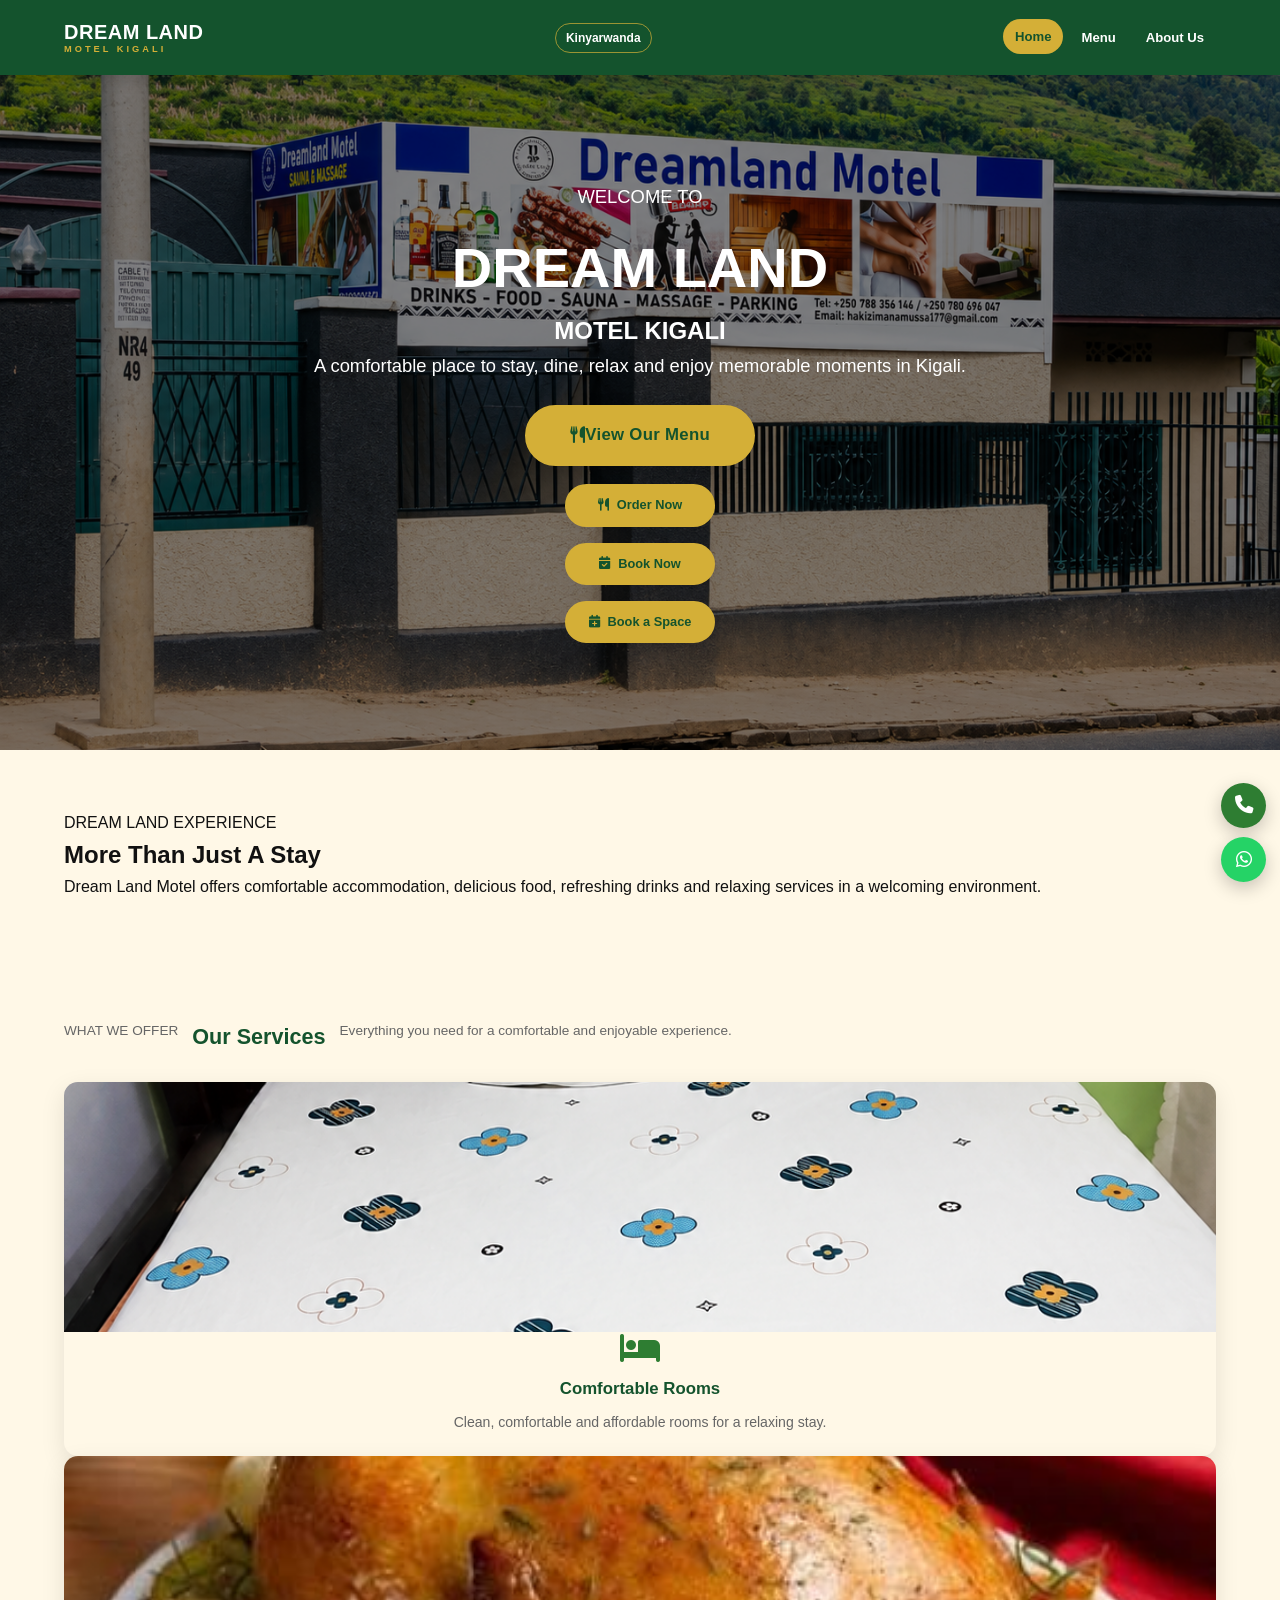
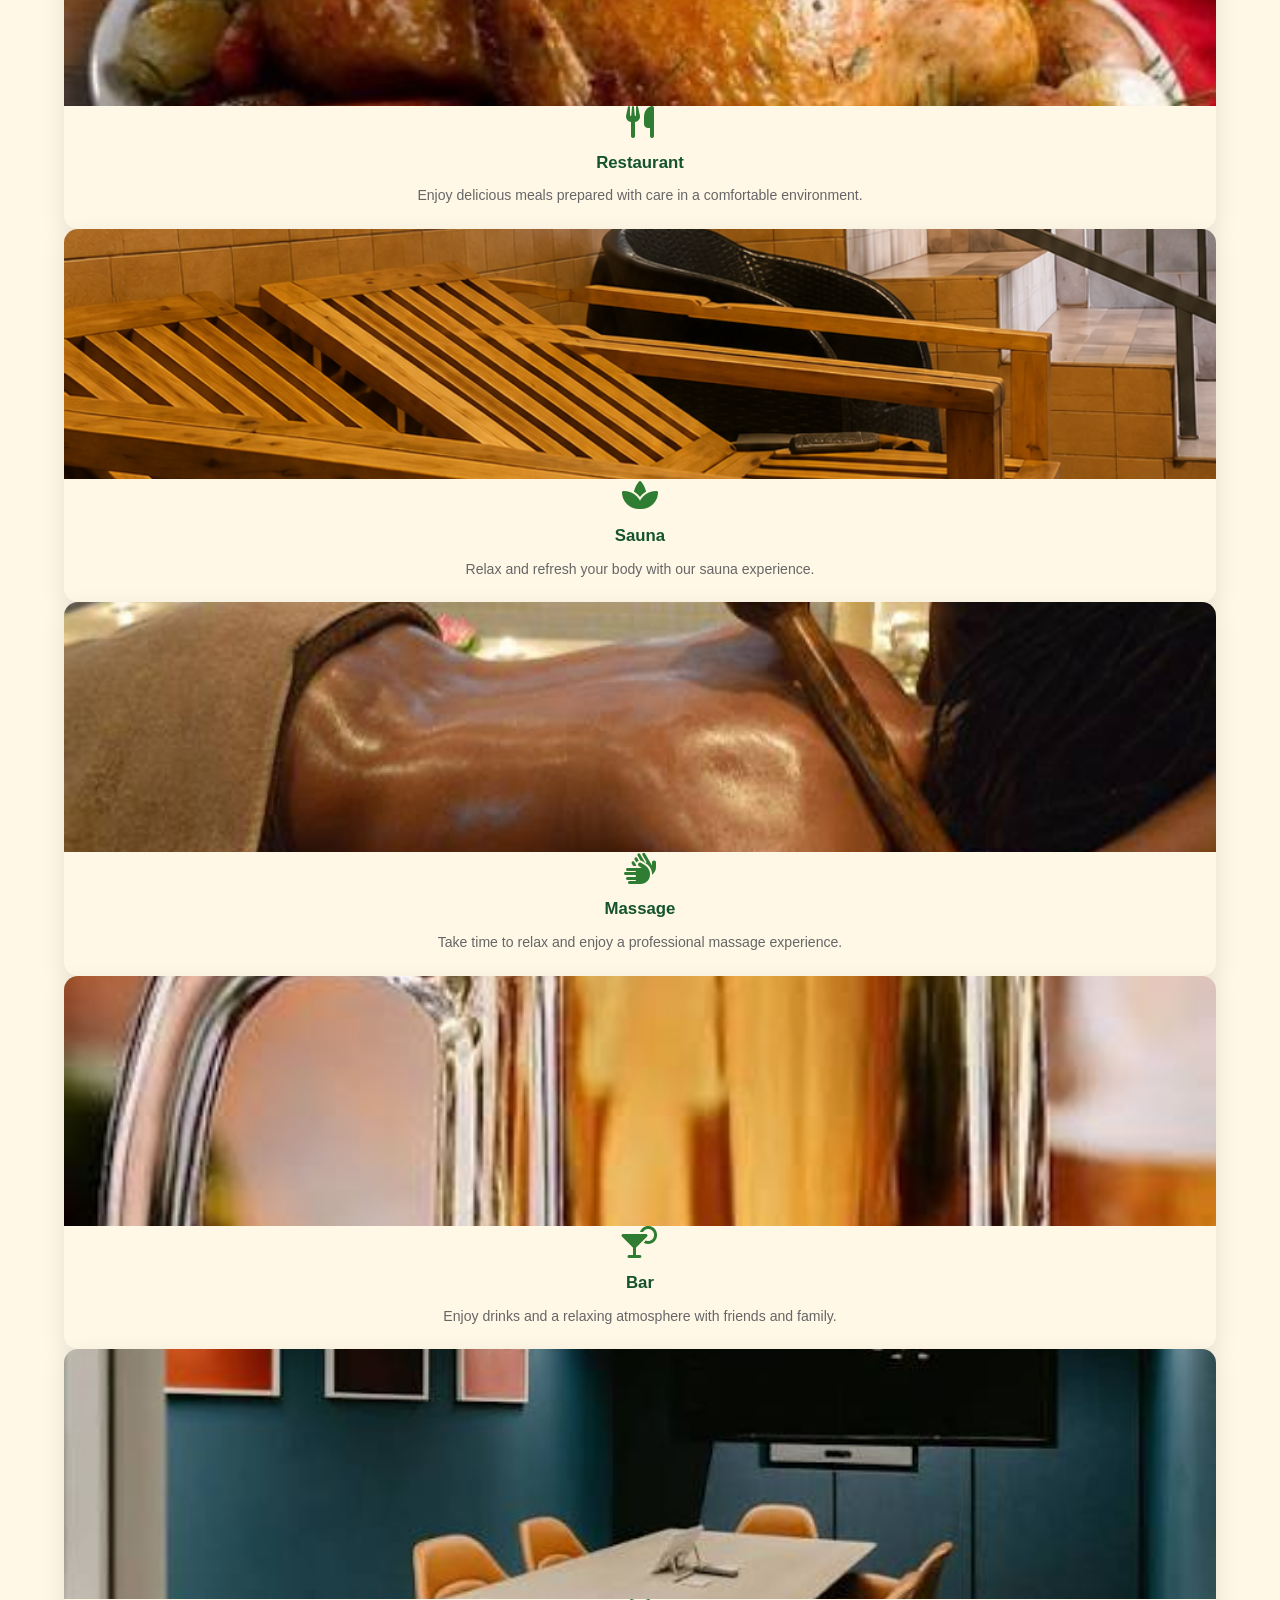
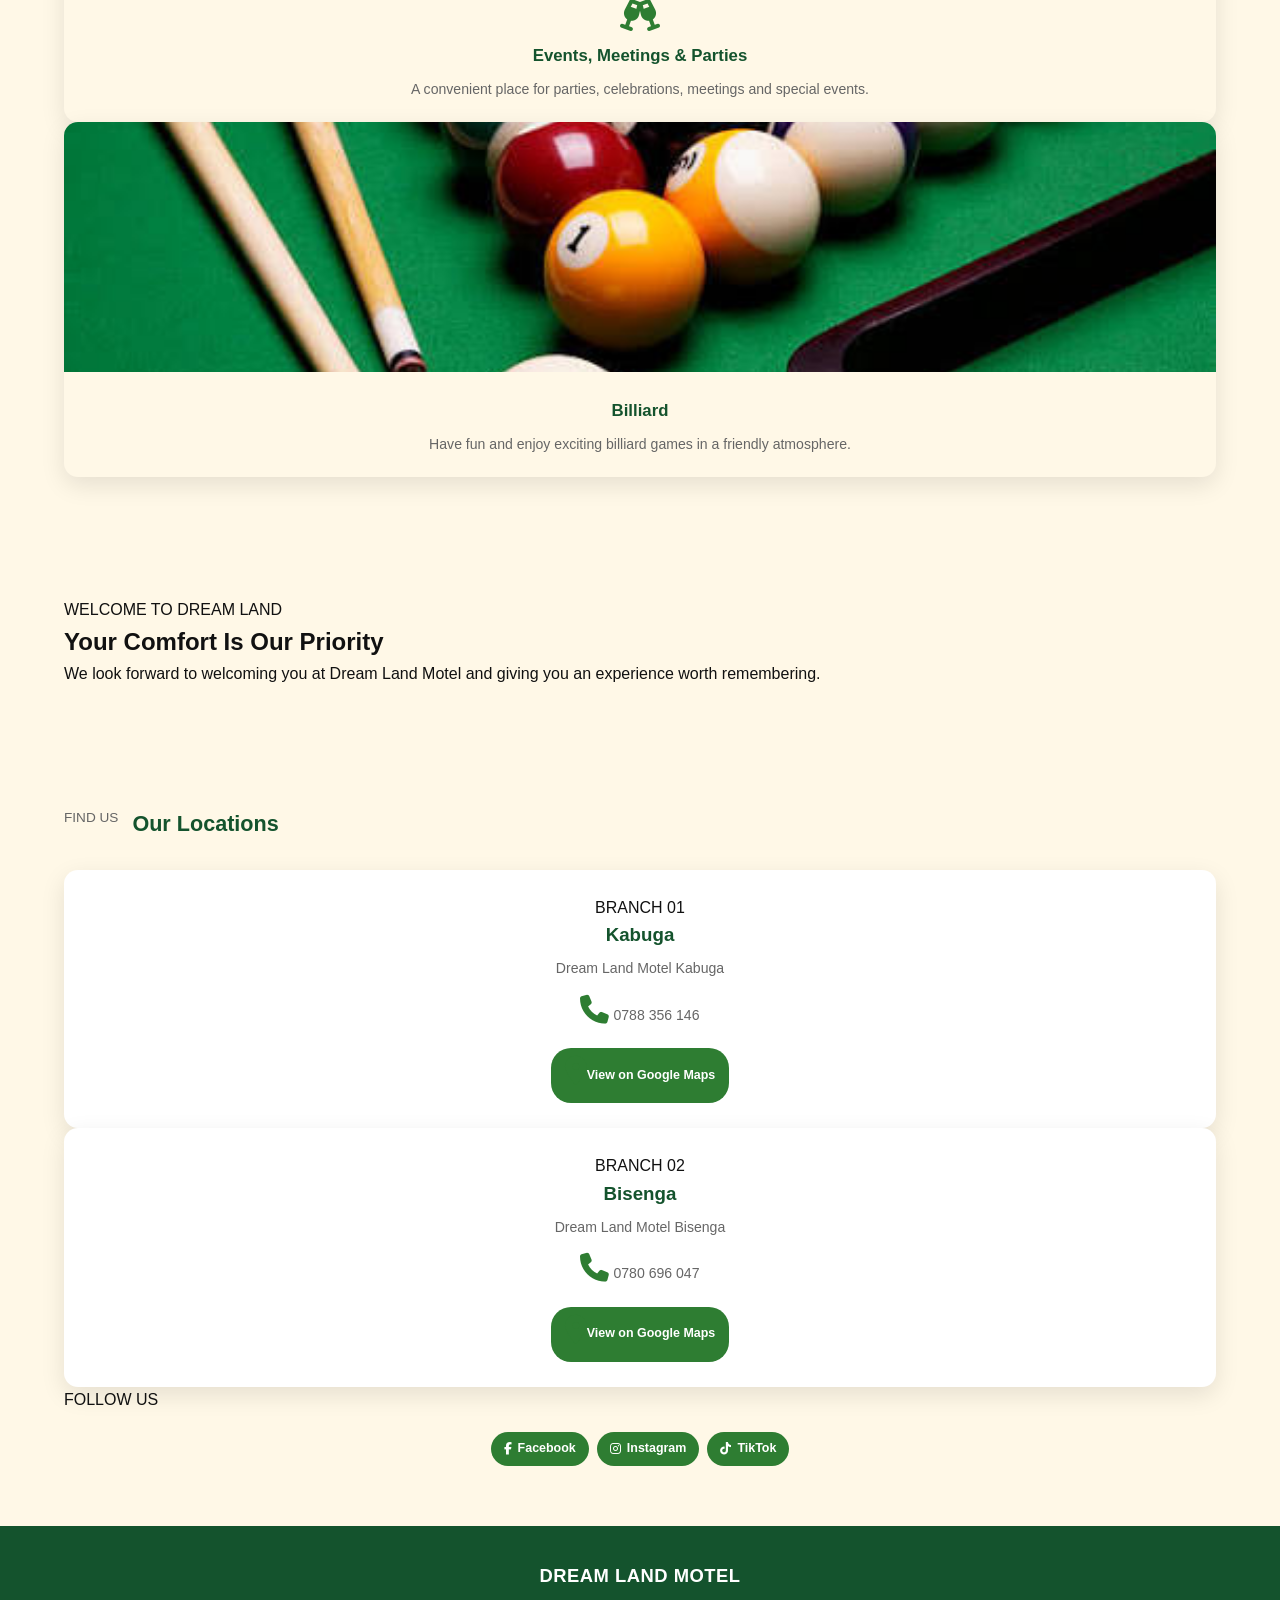
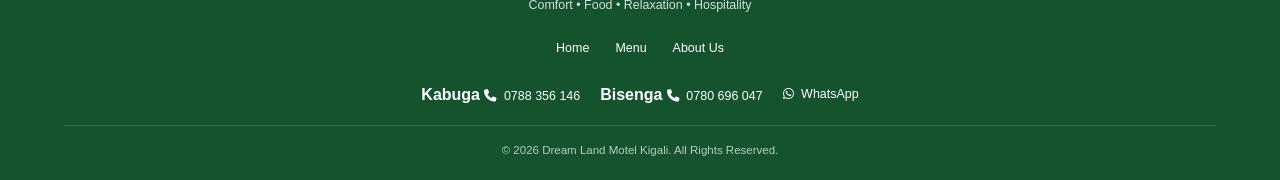
<file: index.html>
<!DOCTYPE html>
<html lang="en">

<head>

    <meta charset="UTF-8">

    <meta
        name="viewport"
        content="width=device-width, initial-scale=1.0"
    >

    <title>Dream Land Motel Kigali</title>

    <meta
        name="description"
        content="Dream Land Motel Kigali - Rooms, Restaurant, Bar, Sauna, Massage, Events and more."
    >

    <link rel="stylesheet" href="style.css">

    <!-- Font Awesome -->
    <link
        rel="stylesheet"
        href="https://cdnjs.cloudflare.com/ajax/libs/font-awesome/6.5.2/css/all.min.css"
    >

    <style>

        /* =====================================================
           LANGUAGE BUTTON
        ====================================================== */

        .language-toggle {
            border: 1px solid rgba(212, 175, 55, 0.7);
            background: transparent;
            color: inherit;
            padding: 7px 10px;
            border-radius: 20px;
            font-size: 12px;
            font-weight: 700;
            cursor: pointer;
            white-space: nowrap;
        }

        .language-toggle:active {
            transform: scale(0.97);
        }

        @media (max-width: 480px) {

            .language-toggle {
                padding: 6px 8px;
                font-size: 11px;
            }

        }

    </style>

</head>

<body>


<!-- =====================================================
     PAGE LOADER
===================================================== -->

<div id="page-loader">

    <div class="loader-logo">
        DREAM LAND
    </div>

    <div class="loader-line"></div>

    <p>
        MOTEL KIGALI
    </p>

</div>



<!-- =====================================================
     NAVBAR
===================================================== -->

<header class="navbar">

    <a href="index.html" class="brand">

        <span class="brand-main">
            DREAM LAND
        </span>

        <span class="brand-sub">
            MOTEL KIGALI
        </span>

    </a>


    <!-- LANGUAGE BUTTON -->

    <button
        id="languageToggle"
        type="button"
        class="language-toggle"
        aria-label="Switch to Kinyarwanda"
        title="Hindura ururimi ujye mu Kinyarwanda"
    >
        Kinyarwanda
    </button>


    <!-- HAMBURGER -->

    <button
        class="menu-toggle"
        id="menuToggle"
        aria-label="Open menu"
        aria-expanded="false"
        type="button"
    >

        <i class="fa-solid fa-bars"></i>

    </button>


    <nav class="nav-links" id="navLinks">

        <a
            href="index.html"
            data-translate="navHome"
        >
            Home
        </a>

        <a
            href="menu.html"
            data-translate="navMenu"
        >
            Menu
        </a>

        <a
            href="about.html"
            data-translate="navAbout"
        >
            About Us
        </a>

    </nav>

</header>



<!-- =====================================================
     HERO
===================================================== -->

<section class="hero">

    <div class="hero-overlay"></div>


    <div class="hero-content">

        <p
            class="hero-label"
            data-translate="heroWelcome"
        >
            WELCOME TO
        </p>


        <h1>
            DREAM LAND
        </h1>


        <h2>
            MOTEL KIGALI
        </h2>


        <div class="gold-line"></div>


        <p
            class="hero-text"
            data-translate="heroText"
        >
            A comfortable place to stay, dine, relax and enjoy
            memorable moments in Kigali.
        </p>



        <!-- VIEW MENU -->

        <div class="hero-menu-action">

            <a
                href="menu.html"
                class="our-menu-pulse"
            >

                <i class="fa-solid fa-utensils"></i>

                <span data-translate="viewMenu">
                    View Our Menu
                </span>

            </a>

        </div>



        <!-- ORDER & BOOK -->

        <div class="hero-actions">

            <a
                href="order.html"
                class="hero-button"
            >

                <i class="fa-solid fa-utensils"></i>

                <span data-translate="orderNow">
                    Order Now
                </span>

            </a>


            <a
                href="book.html"
                class="hero-button"
            >

                <i class="fa-solid fa-calendar-check"></i>

                <span data-translate="bookNow">
                    Book Now
                </span>

            </a>


            <a
                href="book-space.html"
                class="hero-button"
            >

                <i class="fa-solid fa-calendar-plus"></i>

                <span data-translate="bookSpace">
                    Book a Space
                </span>

            </a>

        </div>

    </div>

</section>



<!-- =====================================================
     INTRO
===================================================== -->

<section class="intro reveal">

    <p
        class="small-label"
        data-translate="dreamLandExperience"
    >
        DREAM LAND EXPERIENCE
    </p>


    <h2 data-translate="moreThanStay">
        More Than Just A Stay
    </h2>


    <div class="gold-line"></div>


    <p data-translate="introText">
        Dream Land Motel offers comfortable accommodation,
        delicious food, refreshing drinks and relaxing services
        in a welcoming environment.
    </p>

</section>



<!-- =====================================================
     OUR SERVICES
===================================================== -->

<section class="home-services">


    <div class="section-heading reveal">

        <p
            class="small-label"
            data-translate="whatWeOffer"
        >
            WHAT WE OFFER
        </p>


        <h2 data-translate="ourServices">
            Our Services
        </h2>


        <p data-translate="servicesIntro">
            Everything you need for a comfortable and enjoyable
            experience.
        </p>

    </div>



    <div class="service-grid">


        <!-- ROOMS -->

        <div class="service-card reveal">

            <div class="service-image">

                <img
                    src="rooms2.jpg"
                    alt="Dream Land Motel Rooms"
                    loading="lazy"
                >

            </div>


            <div class="service-icon">

                <i class="fa-solid fa-bed"></i>

            </div>


            <h3 data-translate="comfortableRooms">
                Comfortable Rooms
            </h3>


            <p data-translate="comfortableRoomsText">
                Clean, comfortable and affordable rooms
                for a relaxing stay.
            </p>

        </div>




        <!-- RESTAURANT -->

        <div class="service-card reveal">

            <div class="service-image">

                <img
                    src="ibiryo2.jpg"
                    alt="Dream Land Motel Restaurant"
                    loading="lazy"
                >

            </div>


            <div class="service-icon">

                <i class="fa-solid fa-utensils"></i>

            </div>


            <h3 data-translate="restaurant">
                Restaurant
            </h3>


            <p data-translate="restaurantText">
                Enjoy delicious meals prepared with care
                in a comfortable environment.
            </p>

        </div>



        <!-- SAUNA -->

        <div class="service-card reveal">

            <div class="service-image">

                <img
                    src="sauna2.jpg"
                    alt="Sauna at Dream Land Motel"
                    loading="lazy"
                >

            </div>


            <div class="service-icon">

                <i class="fa-solid fa-spa"></i>

            </div>


            <h3 data-translate="sauna">
                Sauna
            </h3>


            <p data-translate="saunaText">
                Relax and refresh your body with our
                sauna experience.
            </p>

        </div>



        <!-- MASSAGE -->

        <div class="service-card reveal">

            <div class="service-image">

                <img
                    src="massage2.jpg"
                    alt="Massage at Dream Land Motel"
                    loading="lazy"
                >

            </div>


            <div class="service-icon">

                <i class="fa-solid fa-hands"></i>

            </div>


            <h3 data-translate="massage">
                Massage
            </h3>


            <p data-translate="massageText">
                Take time to relax and enjoy a professional
                massage experience.
            </p>

        </div>



        <!-- BAR -->

        <div class="service-card reveal">

            <div class="service-image">

                <img
                    src="bar2.jpg"
                    alt="Dream Land Motel Bar"
                    loading="lazy"
                >

            </div>


            <div class="service-icon">

                <i class="fa-solid fa-martini-glass-citrus"></i>

            </div>


            <h3 data-translate="bar">
                Bar
            </h3>


            <p data-translate="barText">
                Enjoy drinks and a relaxing atmosphere
                with friends and family.
            </p>

        </div>



        <!-- EVENTS -->

        <div class="service-card reveal">

            <div class="service-image">

                <img
                    src="events2.jpg"
                    alt="Events at Dream Land Motel"
                    loading="lazy"
                >

            </div>


            <div class="service-icon">

                <i class="fa-solid fa-champagne-glasses"></i>

            </div>


            <h3 data-translate="events">
                Events, Meetings & Parties
            </h3>


            <p data-translate="eventsText">
                A convenient place for parties, celebrations,
                meetings and special events.
            </p>

        </div>



        <!-- BIYARI -->

        <div class="service-card reveal">

            <div class="service-image">

                <img
                    src="biyari2.jpg"
                    alt="Biyari at Dream Land Motel"
                    loading="lazy"
                >

            </div>


            <div class="service-icon">

                <i class="fa-solid fa-circle-8"></i>

            </div>


            <h3 data-translate="billiard">
                Billiard
            </h3>


            <p data-translate="billiardText">
                Have fun and enjoy exciting billiard games
                in a friendly atmosphere.
            </p>

        </div>


    </div>

</section>



<!-- =====================================================
     FINAL MESSAGE
===================================================== -->

<section class="final-message reveal">

    <p
        class="small-label"
        data-translate="welcomeDreamLand"
    >
        WELCOME TO DREAM LAND
    </p>


    <h2 data-translate="comfortPriority">
        Your Comfort Is Our Priority
    </h2>


    <div class="gold-line"></div>


    <p data-translate="finalMessage">
        We look forward to welcoming you at Dream Land Motel
        and giving you an experience worth remembering.
    </p>

</section>



<!-- =====================================================
     LOCATIONS
===================================================== -->

<section class="locations-preview">


    <div class="section-heading reveal">

        <p
            class="small-label"
            data-translate="findUs"
        >
            FIND US
        </p>


        <h2 data-translate="ourLocations">
            Our Locations
        </h2>

    </div>



    <div class="location-grid">


        <!-- BRANCH 01 -->

        <div class="location-card reveal">

            <span
                class="location-label"
                data-translate="branch01"
            >
                BRANCH 01
            </span>


            <h3>
                Kabuga
            </h3>


            <p>
                Dream Land Motel Kabuga
            </p>

            <p class="location-phone">

                <i class="fa-solid fa-phone"></i>

                0788 356 146

            </p>


            <a
                href="https://maps.app.goo.gl/yzHrKv5UWkAZfUzi9"
                class="maps-button"
                target="_blank"
                rel="noopener noreferrer"
                aria-label="View Dream Land Motel Kabuga on Google Maps"
            >

                <i class="fa-solid fa-location-dot"></i>

                <span data-translate="viewGoogleMaps">
                    View on Google Maps
                </span>

            </a>

        </div>



        <!-- BRANCH 02 -->

        <div class="location-card reveal">

            <span
                class="location-label"
                data-translate="branch02"
            >
                BRANCH 02
            </span>


            <h3>
                Bisenga
            </h3>


            <p>
                Dream Land Motel Bisenga
            </p>

            <p class="location-phone">

                <i class="fa-solid fa-phone"></i>

                0780 696 047

            </p>


            <a
                href="https://maps.app.goo.gl/P9LwasMJ4UGekm3c8"
                class="maps-button"
                target="_blank"
                rel="noopener noreferrer"
                aria-label="View Dream Land Motel Bisenga on Google Maps"
            >

                <i class="fa-solid fa-location-dot"></i>

                <span data-translate="viewGoogleMaps">
                    View on Google Maps
                </span>

            </a>

        </div>

    </div>



    <!-- =================================================
         SOCIAL MEDIA
    ================================================== -->

    <div class="location-socials">

        <p data-translate="followUs">
            FOLLOW US
        </p>


        <div class="social-buttons">

            <a
                href="https://www.facebook.com/profile.php?id=61594047866699"
                target="_blank"
                rel="noopener noreferrer"
                aria-label="Dream Land Motel Kigali on Facebook"
                class="social-facebook"
            >

                <i class="fa-brands fa-facebook-f"></i>

                <span>
                    Facebook
                </span>

            </a>



            <a
                href="https://www.instagram.com/"
                target="_blank"
                rel="noopener noreferrer"
                aria-label="Dream Land Motel Kigali on Instagram"
                class="social-instagram"
            >

                <i class="fa-brands fa-instagram"></i>

                <span>
                    Instagram
                </span>

            </a>



            <a
                href="https://www.tiktok.com/@dream.land.motel"
                target="_blank"
                rel="noopener noreferrer"
                aria-label="Dream Land Motel Kigali on TikTok"
                class="social-tiktok"
            >

                <i class="fa-brands fa-tiktok"></i>

                <span>
                    TikTok
                </span>

            </a>

        </div>

    </div>

</section>



<!-- =====================================================
     FLOATING CONTACT
     KABUGA — 0788 356 146
===================================================== -->

<div
    class="floating-actions"
    aria-label="Quick contact"
>


    <a
        href="tel:+250788356146"
        class="floating-call"
        aria-label="Call Dream Land Motel Kabuga"
        title="Call Kabuga: 0788 356 146"
    >

        <i class="fa-solid fa-phone"></i>

    </a>


    <a
        href="https://wa.me/250788356146"
        class="floating-whatsapp"
        target="_blank"
        rel="noopener noreferrer"
        aria-label="WhatsApp Dream Land Motel Kabuga"
        title="WhatsApp Kabuga: 0788 356 146"
    >

        <i class="fa-brands fa-whatsapp"></i>

    </a>

</div>



<!-- =====================================================
     FOOTER
===================================================== -->

<footer>


    <div class="footer-logo">
        DREAM LAND MOTEL
    </div>


    <p data-translate="footerTagline">
        Comfort • Food • Relaxation • Hospitality
    </p>



    <div class="footer-links">

        <a
            href="index.html"
            data-translate="navHome"
        >
            Home
        </a>

        <a
            href="menu.html"
            data-translate="navMenu"
        >
            Menu
        </a>

        <a
            href="about.html"
            data-translate="navAbout"
        >
            About Us
        </a>

    </div>



    <!-- BRANCH CONTACTS -->

    <div class="footer-contact">

        <div class="footer-branch">

            <strong>
                Kabuga
            </strong>

            <a href="tel:+250788356146">

                <i class="fa-solid fa-phone"></i>

                0788 356 146

            </a>

        </div>


        <div class="footer-branch">

            <strong>
                Bisenga
            </strong>

            <a href="tel:+250780696047">

                <i class="fa-solid fa-phone"></i>

                0780 696 047

            </a>

        </div>


        <a
            href="https://wa.me/250788356146"
            target="_blank"
            rel="noopener noreferrer"
        >

            <i class="fa-brands fa-whatsapp"></i>

            WhatsApp

        </a>

    </div>



    <p class="copyright">

        © 2026 Dream Land Motel Kigali.
        All Rights Reserved.

    </p>

</footer>



<!-- =====================================================
     JAVASCRIPT
===================================================== -->

<script src="script.js"></script>

</body>

</html>
</file>
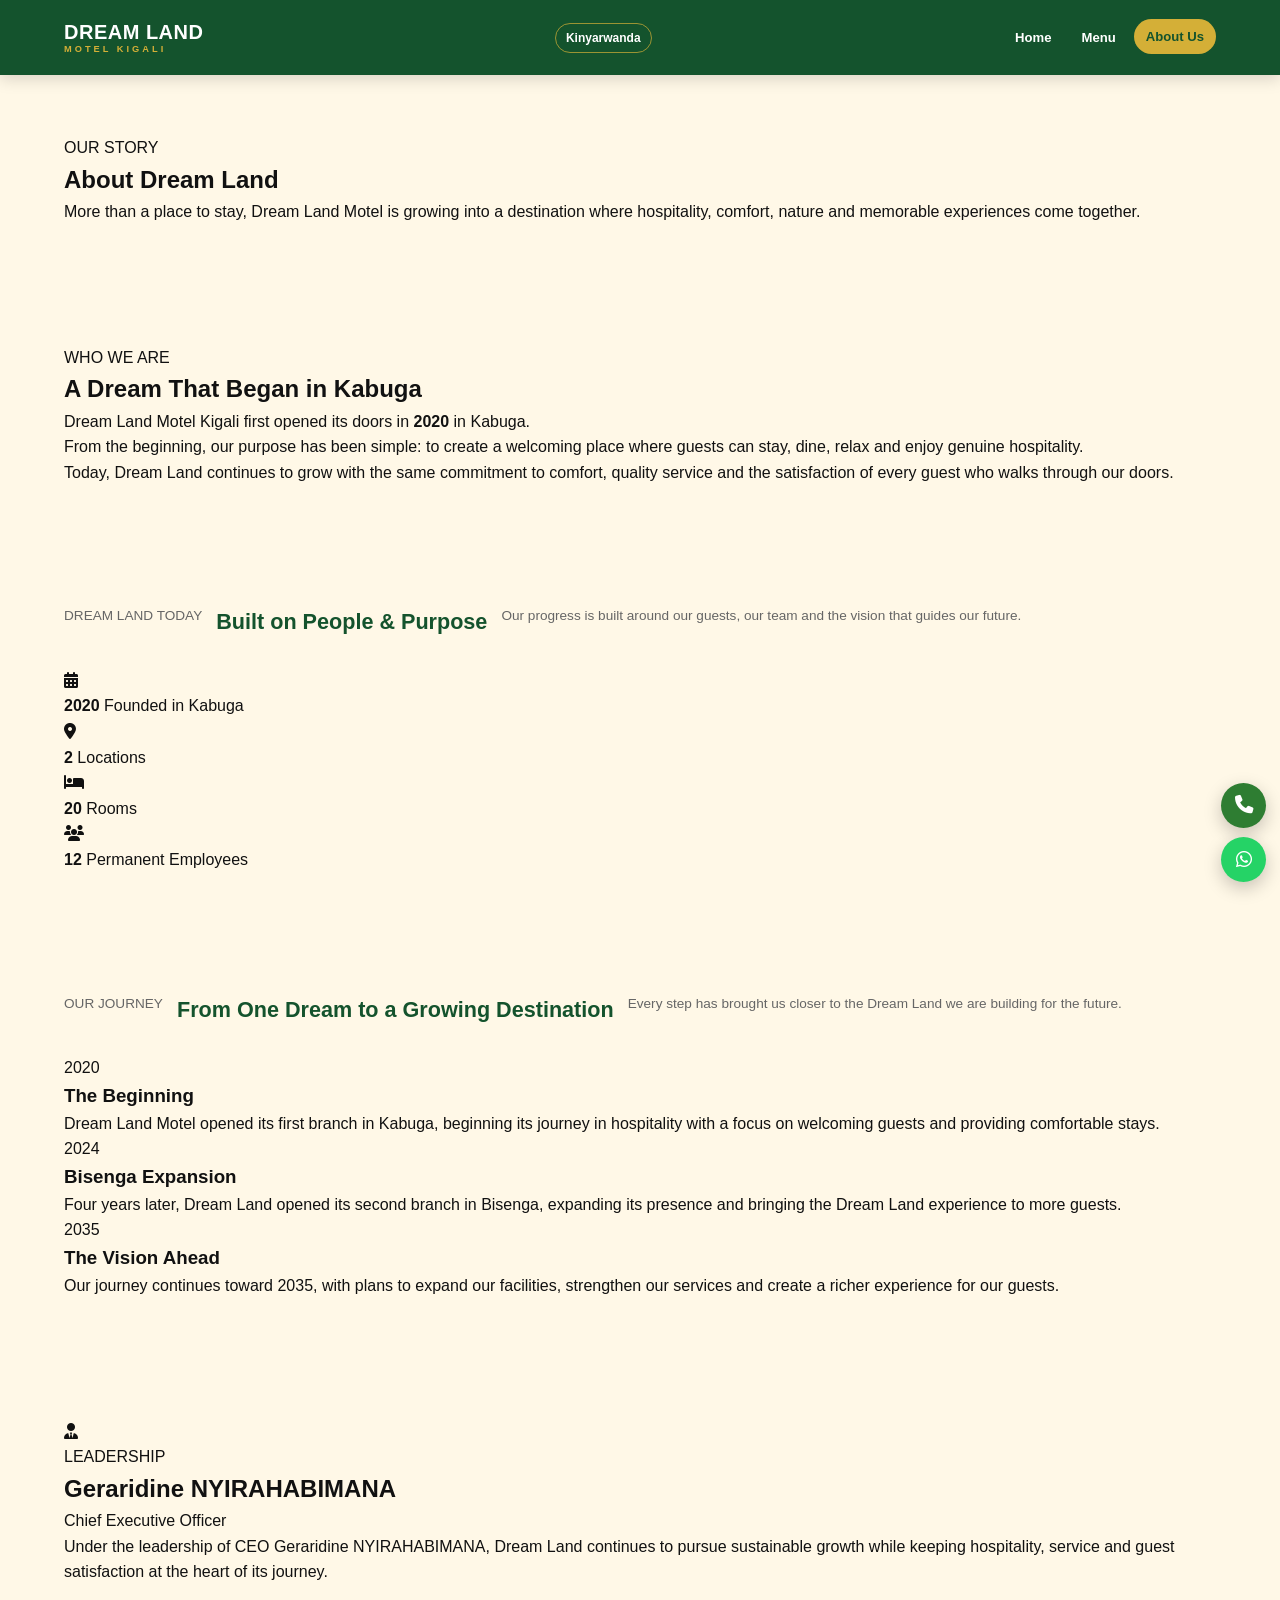
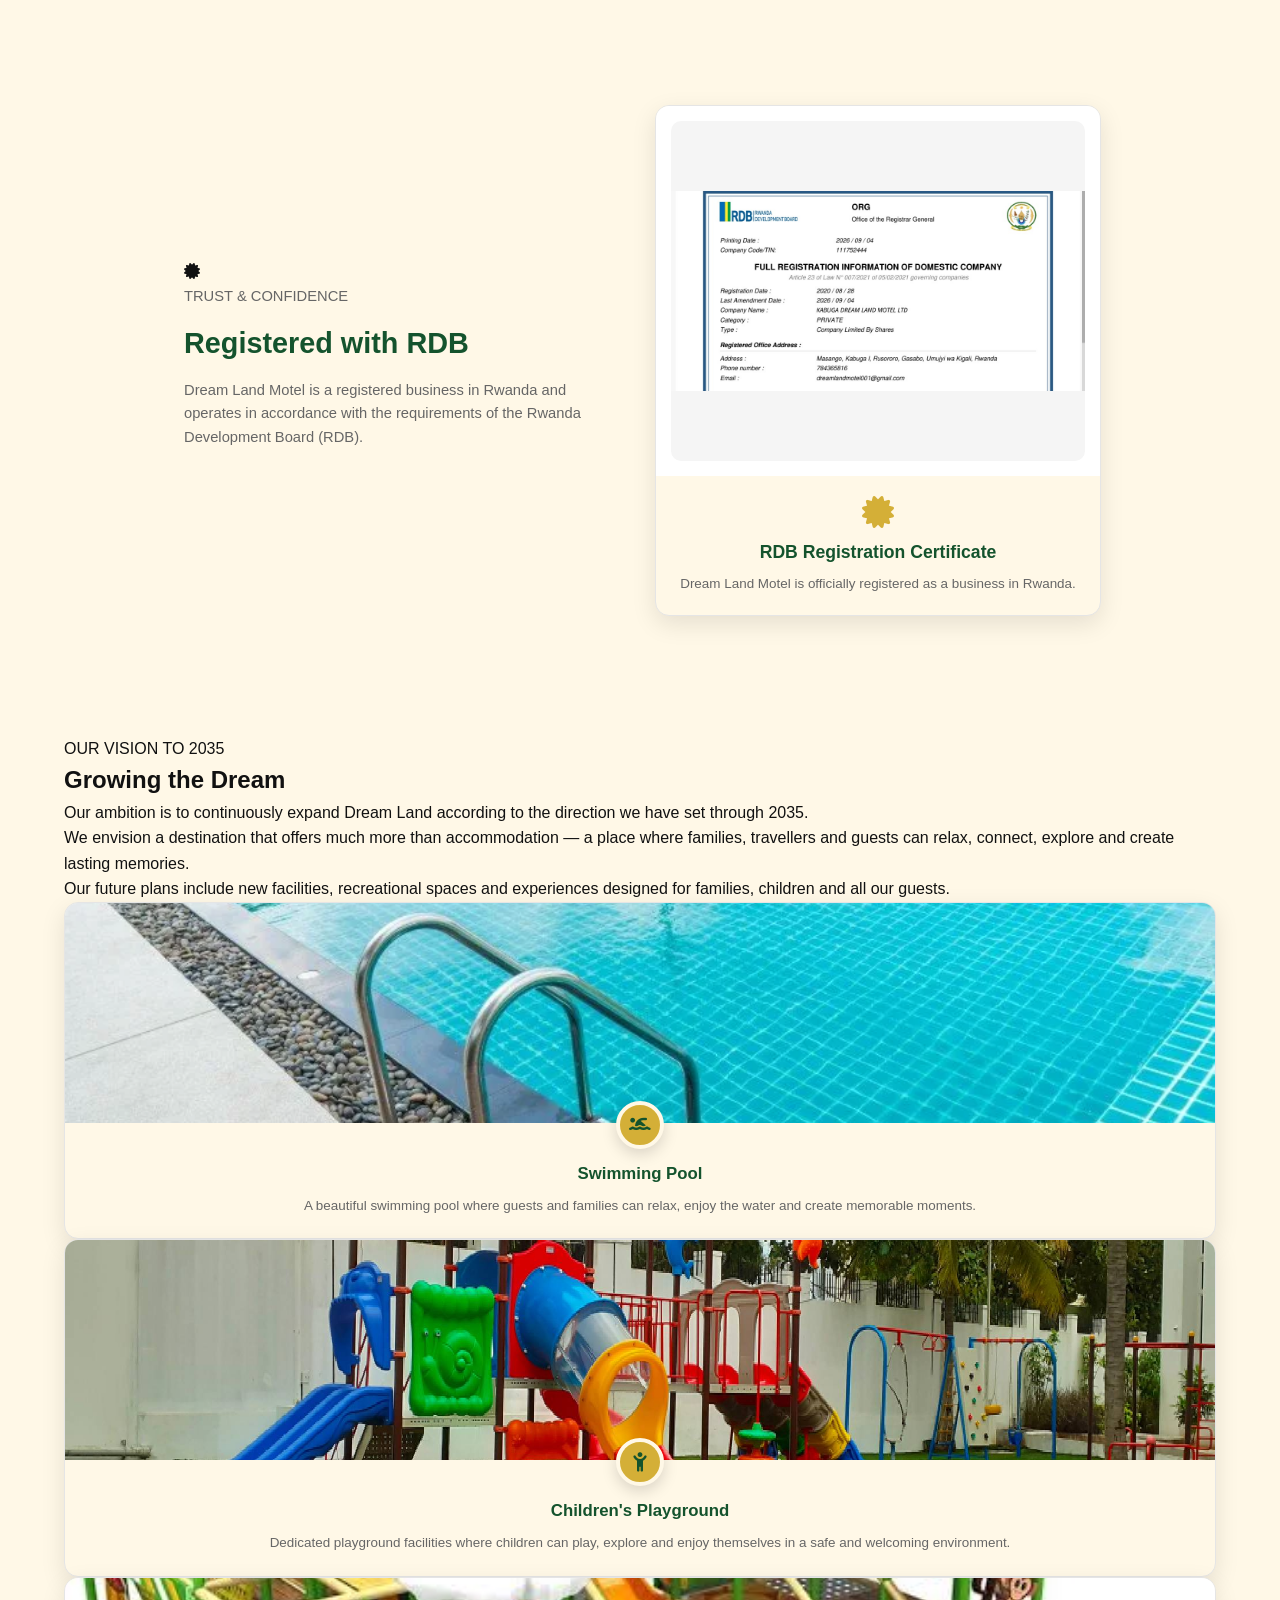
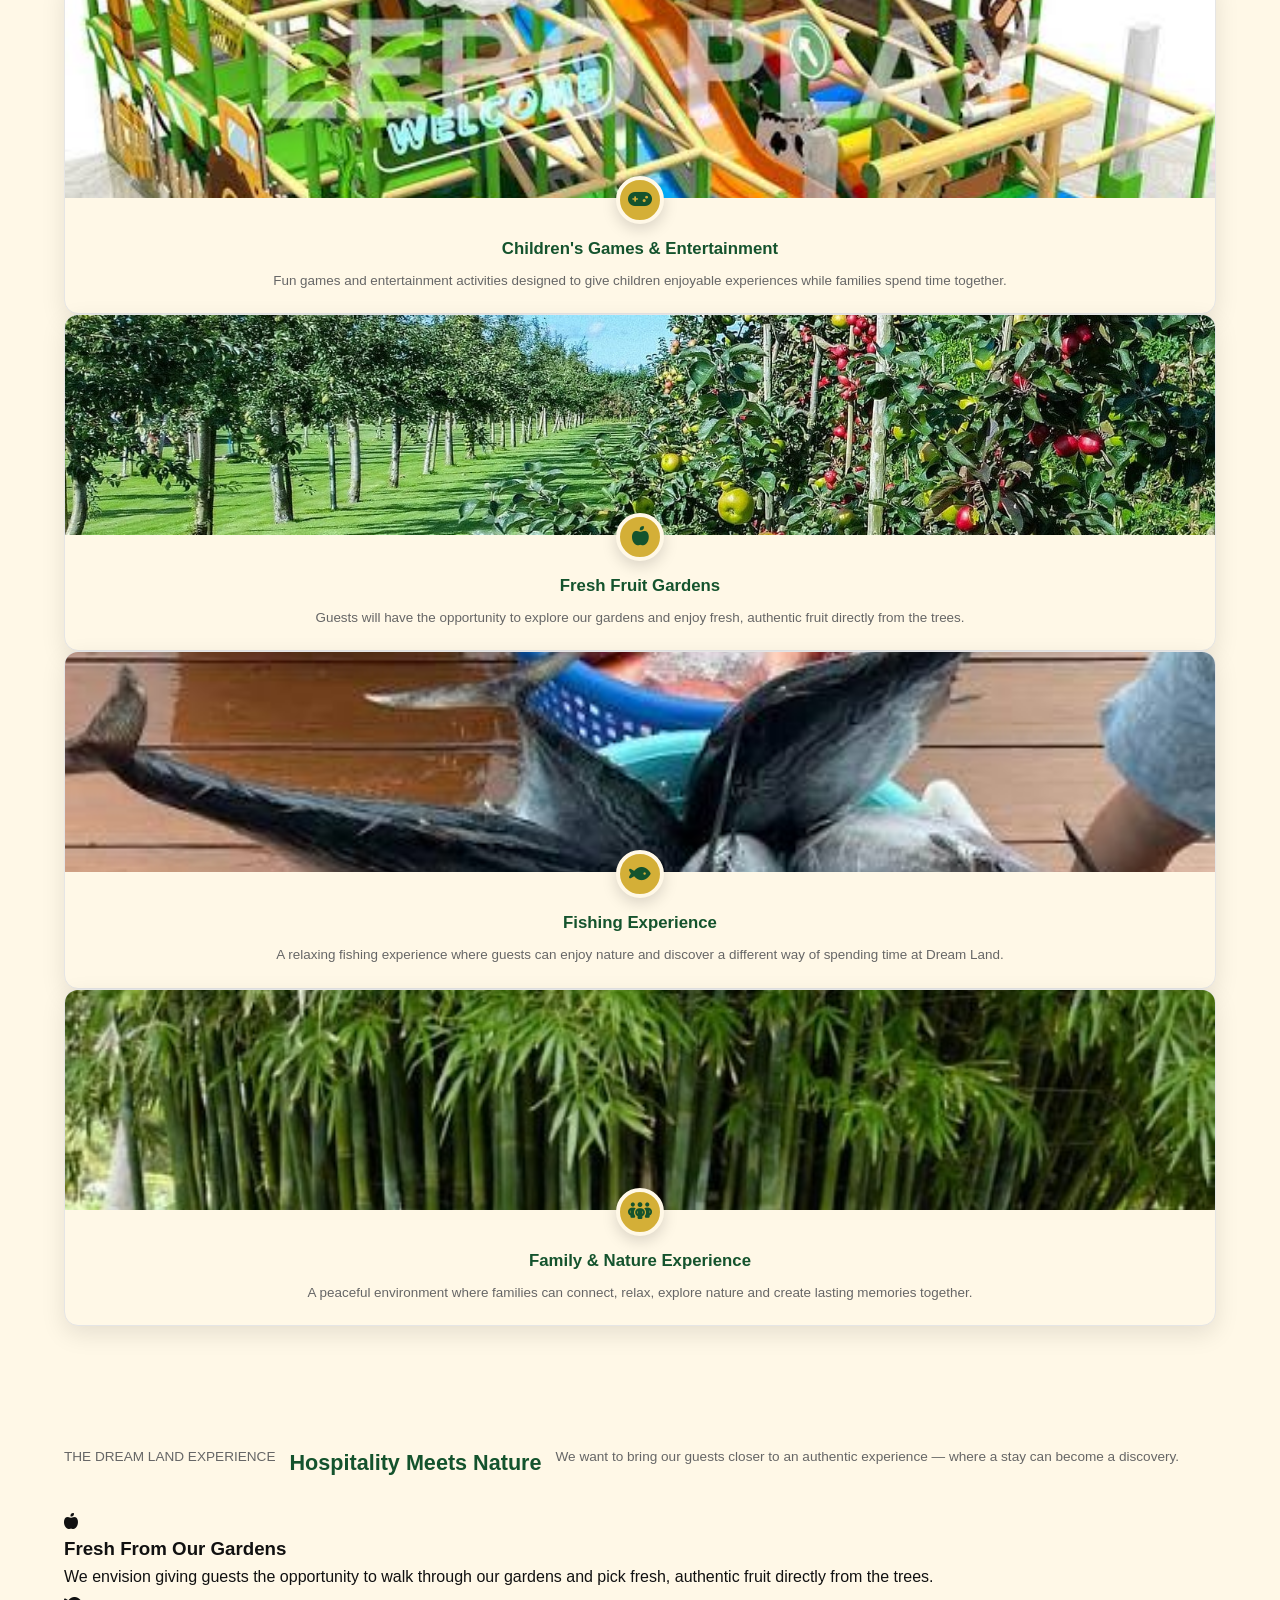
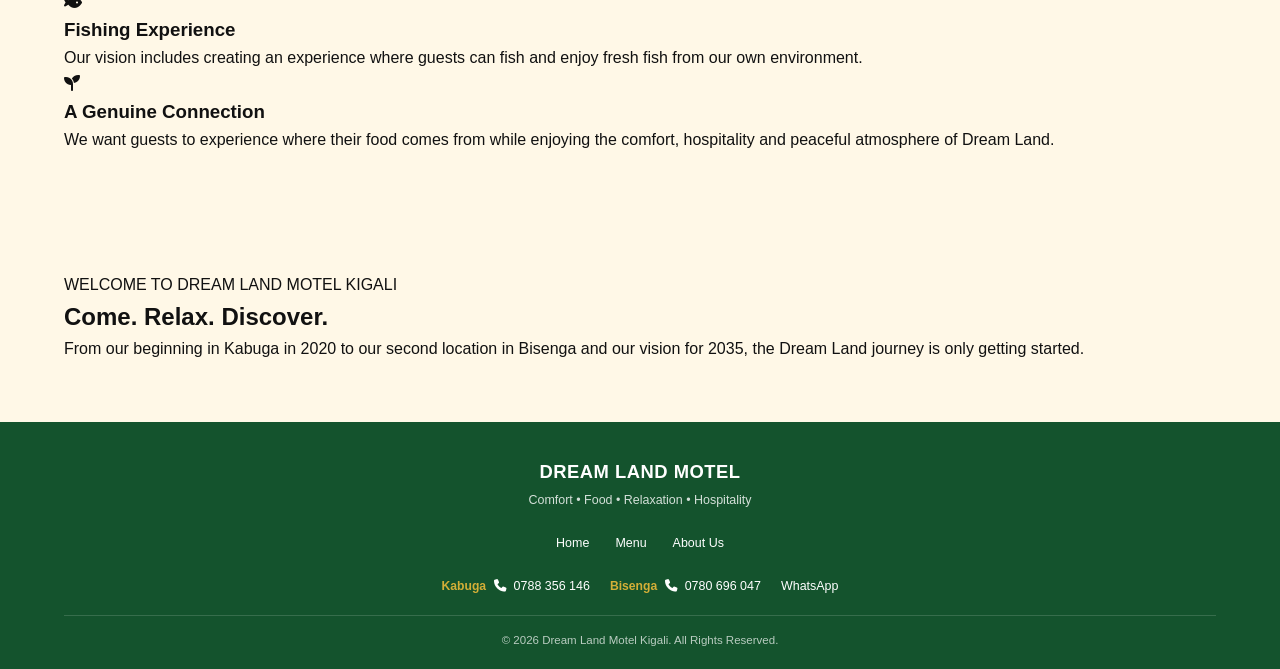
<file: about.html>
<!DOCTYPE html>
<html lang="en">

<head>

<meta charset="UTF-8">

<meta
    name="viewport"
    content="width=device-width, initial-scale=1.0"
>

<title>About Us | Dream Land Motel Kigali</title>

<meta
    name="description"
    content="Discover the story, people, vision and future of Dream Land Motel Kigali."
>

<!-- Main Website CSS -->
<link rel="stylesheet" href="style.css">

<!-- Font Awesome -->
<link
    rel="stylesheet"
    href="https://cdnjs.cloudflare.com/ajax/libs/font-awesome/6.5.2/css/all.min.css"
>

<style>

    /* =====================================================
       LANGUAGE BUTTON
    ====================================================== */

    .language-toggle {
        border: 1px solid rgba(212, 175, 55, 0.7);
        background: transparent;
        color: inherit;
        padding: 7px 10px;
        border-radius: 20px;
        font-size: 12px;
        font-weight: 700;
        cursor: pointer;
        white-space: nowrap;
    }

    .language-toggle:active {
        transform: scale(0.97);
    }

    @media (max-width: 480px) {

        .language-toggle {
            padding: 6px 8px;
            font-size: 11px;
        }

    }

</style>

</head>

<body class="about-page">

<!-- =====================================================
     PAGE LOADER
====================================================== -->

<div id="page-loader">

    <div class="loader-logo">
        DREAM LAND
    </div>

    <div class="loader-line"></div>

    <p>MOTEL KIGALI</p>

</div>


<!-- =====================================================
     NAVBAR
====================================================== -->

<header class="navbar">

    <a href="index.html" class="brand">

        <span class="brand-main">
            DREAM LAND
        </span>

        <span class="brand-sub">
            MOTEL KIGALI
        </span>

    </a>


    <!-- LANGUAGE BUTTON -->

    <button
        id="languageToggle"
        type="button"
        class="language-toggle"
        aria-label="Switch to Kinyarwanda"
        title="Hindura ururimi ujye mu Kinyarwanda"
    >
        Kinyarwanda
    </button>


    <!-- HAMBURGER -->

    <button
        class="menu-toggle"
        id="menuToggle"
        aria-label="Open menu"
        aria-expanded="false"
        type="button"
    >

        <i class="fa-solid fa-bars"></i>

    </button>


    <nav class="nav-links" id="navLinks">

        <a href="index.html" data-translate="navHome">
            Home
        </a>

        <a href="menu.html" data-translate="navMenu">
            Menu
        </a>

        <a href="about.html" class="active" data-translate="navAbout">
            About Us
        </a>

    </nav>

</header>


<!-- =====================================================
     ABOUT HERO
====================================================== -->

<section class="about-hero">

    <div class="about-hero-overlay"></div>


    <div class="about-hero-content reveal">

        <p class="about-kicker" data-translate="aboutOurStory">
            OUR STORY
        </p>

        <h1 data-translate="aboutHeroTitle">
            About <span>Dream Land</span>
        </h1>

        <div class="gold-line"></div>

        <p data-translate="aboutHeroText">
            More than a place to stay, Dream Land Motel is
            growing into a destination where hospitality,
            comfort, nature and memorable experiences come together.
        </p>

    </div>

</section>


<!-- =====================================================
     INTRO
====================================================== -->

<section class="about-intro">

    <div class="about-intro-inner reveal">

        <p class="small-label" data-translate="whoWeAre">
            WHO WE ARE
        </p>

        <h2 data-translate="aboutIntroTitle">
            A Dream That Began in Kabuga
        </h2>

        <div class="gold-line"></div>

        <p class="about-lead" data-translate="aboutIntroLead">

            Dream Land Motel Kigali first opened its doors
            in <strong>2020</strong> in Kabuga.

        </p>

        <p data-translate="aboutIntroText1">

            From the beginning, our purpose has been simple:
            to create a welcoming place where guests can stay,
            dine, relax and enjoy genuine hospitality.

        </p>

        <p data-translate="aboutIntroText2">

            Today, Dream Land continues to grow with the same
            commitment to comfort, quality service and the
            satisfaction of every guest who walks through our doors.

        </p>

    </div>

</section>


<!-- =====================================================
     FACTS
====================================================== -->

<section class="about-facts">

    <div class="section-heading reveal">

        <p class="small-label" data-translate="dreamLandToday">
            DREAM LAND TODAY
        </p>

        <h2 data-translate="builtPeoplePurpose">
            Built on People & Purpose
        </h2>

        <p data-translate="factsIntro">
            Our progress is built around our guests,
            our team and the vision that guides our future.
        </p>

    </div>


    <div class="about-facts-grid">


        <div class="about-fact-card reveal">

            <div class="about-fact-icon">
                <i class="fa-solid fa-calendar-days"></i>
            </div>

            <strong>
                2020
            </strong>

            <span data-translate="foundedKabuga">
                Founded in Kabuga
            </span>

        </div>


        <div class="about-fact-card reveal">

            <div class="about-fact-icon">
                <i class="fa-solid fa-location-dot"></i>
            </div>

            <strong>
                2
            </strong>

            <span data-translate="locations">
                Locations
            </span>

        </div>


        <div class="about-fact-card reveal">

            <div class="about-fact-icon">
                <i class="fa-solid fa-bed"></i>
            </div>

            <strong>
                20
            </strong>

            <span data-translate="rooms">
                Rooms
            </span>

        </div>


        <div class="about-fact-card reveal">

            <div class="about-fact-icon">
                <i class="fa-solid fa-users"></i>
            </div>

            <strong>
                12
            </strong>

            <span data-translate="permanentEmployees">
                Permanent Employees
            </span>

        </div>

    </div>

</section>


<!-- =====================================================
     JOURNEY
====================================================== -->

<section class="about-journey">

    <div class="section-heading reveal">

        <p class="small-label" data-translate="ourJourney">
            OUR JOURNEY
        </p>

        <h2 data-translate="journeyTitle">
            From One Dream to a Growing Destination
        </h2>

        <p data-translate="journeyIntro">
            Every step has brought us closer to the Dream Land
            we are building for the future.
        </p>

    </div>


    <div class="journey-timeline">


        <div class="journey-item reveal">

            <div class="journey-year">
                2020
            </div>

            <div class="journey-dot"></div>

            <div class="journey-content">

                <h3 data-translate="beginningTitle">
                    The Beginning
                </h3>

                <p data-translate="beginningText">
                    Dream Land Motel opened its first branch
                    in Kabuga, beginning its journey in
                    hospitality with a focus on welcoming
                    guests and providing comfortable stays.
                </p>

            </div>

        </div>


        <div class="journey-item reveal">

            <div class="journey-year">
                2024
            </div>

            <div class="journey-dot"></div>

            <div class="journey-content">

                <h3 data-translate="bisengaExpansionTitle">
                    Bisenga Expansion
                </h3>

                <p data-translate="bisengaExpansionText">
                    Four years later, Dream Land opened its
                    second branch in Bisenga, expanding its
                    presence and bringing the Dream Land
                    experience to more guests.
                </p>

            </div>

        </div>


        <div class="journey-item reveal">

            <div class="journey-year">
                2035
            </div>

            <div class="journey-dot"></div>

            <div class="journey-content">

                <h3 data-translate="visionAheadTitle">
                    The Vision Ahead
                </h3>

                <p data-translate="visionAheadText">
                    Our journey continues toward 2035, with
                    plans to expand our facilities, strengthen
                    our services and create a richer experience
                    for our guests.
                </p>

            </div>

        </div>

    </div>

</section>


<!-- =====================================================
     LEADERSHIP
====================================================== -->

<section class="about-leadership">

    <div class="leadership-card reveal">

        <div class="leadership-icon">

            <i class="fa-solid fa-user-tie"></i>

        </div>


        <div>

            <p class="small-label" data-translate="leadership">
                LEADERSHIP
            </p>

            <h2>
                Geraridine NYIRAHABIMANA
            </h2>

            <p class="leadership-role" data-translate="ceo">
                Chief Executive Officer
            </p>

            <p data-translate="leadershipText">
                Under the leadership of CEOGeraridine NYIRAHABIMANA
</h2>
               
                ,
                Dream Land continues to pursue sustainable growth
                while keeping hospitality, service and guest
                satisfaction at the heart of its journey.
            </p>

        </div>

    </div>

</section>


<!-- =====================================================
     TRUST / RDB
====================================================== -->

<section class="about-trust">

    <div class="about-trust-content reveal">

        <div class="trust-icon">

            <i class="fa-solid fa-certificate"></i>

        </div>


        <div>

            <p class="small-label" data-translate="trustConfidence">
                TRUST & CONFIDENCE
            </p>

            <h2 data-translate="registeredRdb">
                Registered with RDB
            </h2>

            <p data-translate="registeredRdbText">
                Dream Land Motel is a registered business
                in Rwanda and operates in accordance with
                the requirements of the Rwanda Development
                Board (RDB).
            </p>

        </div>

    </div>


    <!-- RDB CERTIFICATE CARD -->

    <div class="rdb-certificate-card reveal">

        <div class="rdb-image-wrapper">

            <img
                src="rdb.jpg"
                alt="Dream Land Motel RDB Registration Certificate"
            >

        </div>

        <div class="rdb-card-content">

            <i class="fa-solid fa-certificate"></i>

            <h3 data-translate="rdbCertificate">
                RDB Registration Certificate
            </h3>

            <p data-translate="rdbCertificateText">
                Dream Land Motel is officially registered
                as a business in Rwanda.
            </p>

        </div>

    </div>

</section>


<!-- =====================================================
     VISION 2035
====================================================== -->

<section class="about-vision">

    <div class="vision-inner reveal">

        <p class="small-label" data-translate="ourVision2035">
            OUR VISION TO 2035
        </p>

        <h2 data-translate="growingDream">
            Growing the <span>Dream</span>
        </h2>

        <div class="gold-line"></div>

        <p data-translate="visionText1">
            Our ambition is to continuously expand Dream Land
            according to the direction we have set through 2035.
        </p>

        <p data-translate="visionText2">
            We envision a destination that offers much more
            than accommodation — a place where families,
            travellers and guests can relax, connect, explore
            and create lasting memories.
        </p>

        <p data-translate="visionText3">
            Our future plans include new facilities,
            recreational spaces and experiences designed
            for families, children and all our guests.
        </p>

    </div>


    <!-- =================================================
         VISION 2035 CARDS
    ================================================== -->

    <div class="vision-cards">


        <!-- SWIMMING POOL -->

        <article class="vision-card reveal">

            <div class="vision-card-image">

                <img
                    src="pool.jpg"
                    alt="Future Dream Land Swimming Pool"
                >

            </div>

            <div class="vision-card-content">

                <div class="vision-card-icon">

                    <i class="fa-solid fa-person-swimming"></i>

                </div>

                <h3 data-translate="swimmingPool">
                    Swimming Pool
                </h3>

                <p data-translate="swimmingPoolText">
                    A beautiful swimming pool where guests
                    and families can relax, enjoy the water
                    and create memorable moments.
                </p>

            </div>

        </article>


        <!-- CHILDREN'S PLAYGROUND -->

        <article class="vision-card reveal">

            <div class="vision-card-image">

                <img
                    src="playground.jpg"
                    alt="Children's Playground at Dream Land"
                >

            </div>

            <div class="vision-card-content">

                <div class="vision-card-icon">

                    <i class="fa-solid fa-child-reaching"></i>

                </div>

                <h3 data-translate="childrenPlayground">
                    Children's Playground
                </h3>

                <p data-translate="childrenPlaygroundText">
                    Dedicated playground facilities where
                    children can play, explore and enjoy
                    themselves in a safe and welcoming environment.
                </p>

            </div>

        </article>


        <!-- CHILDREN'S GAMES -->

        <article class="vision-card reveal">

            <div class="vision-card-image">

                <img
                    src="games.jpg"
                    alt="Children's Games and Entertainment"
                >

            </div>

            <div class="vision-card-content">

                <div class="vision-card-icon">

                    <i class="fa-solid fa-gamepad"></i>

                </div>

                <h3 data-translate="childrenGames">
                    Children's Games & Entertainment
                </h3>

                <p data-translate="childrenGamesText">
                    Fun games and entertainment activities
                    designed to give children enjoyable
                    experiences while families spend time together.
                </p>

            </div>

        </article>


        <!-- FRUIT GARDEN -->

        <article class="vision-card reveal">

            <div class="vision-card-image">

                <img
                    src="fruit.jpg"
                    alt="Fresh Fruit Garden at Dream Land"
                >

            </div>

            <div class="vision-card-content">

                <div class="vision-card-icon">

                    <i class="fa-solid fa-apple-whole"></i>

                </div>

                <h3 data-translate="freshFruitGardens">
                    Fresh Fruit Gardens
                </h3>

                <p data-translate="freshFruitGardensText">
                    Guests will have the opportunity to explore
                    our gardens and enjoy fresh, authentic fruit
                    directly from the trees.
                </p>

            </div>

        </article>


        <!-- FISHING -->

        <article class="vision-card reveal">

            <div class="vision-card-image">

                <img
                    src="fishing.jpg"
                    alt="Fishing Experience at Dream Land"
                >

            </div>

            <div class="vision-card-content">

                <div class="vision-card-icon">

                    <i class="fa-solid fa-fish"></i>

                </div>

                <h3 data-translate="fishingExperience">
                    Fishing Experience
                </h3>

                <p data-translate="fishingExperienceText">
                    A relaxing fishing experience where guests
                    can enjoy nature and discover a different
                    way of spending time at Dream Land.
                </p>

            </div>

        </article>


        <!-- FAMILY & NATURE -->

        <article class="vision-card reveal">

            <div class="vision-card-image">

                <img
                    src="family.jpg"
                    alt="Family and Nature Experience at Dream Land"
                >

            </div>

            <div class="vision-card-content">

                <div class="vision-card-icon">

                    <i class="fa-solid fa-people-group"></i>

                </div>

                <h3 data-translate="familyNature">
                    Family & Nature Experience
                </h3>

                <p data-translate="familyNatureText">
                    A peaceful environment where families
                    can connect, relax, explore nature and
                    create lasting memories together.
                </p>

            </div>

        </article>


    </div>

</section>


<!-- =====================================================
     DREAM LAND EXPERIENCE
====================================================== -->

<section class="about-experience">

    <div class="section-heading reveal">

        <p class="small-label" data-translate="dreamLandExperienceTitle">
            THE DREAM LAND EXPERIENCE
        </p>

        <h2 data-translate="hospitalityNature">
            Hospitality Meets Nature
        </h2>

        <p data-translate="experienceIntro">
            We want to bring our guests closer to an authentic
            experience — where a stay can become a discovery.
        </p>

    </div>


    <div class="experience-grid">


        <div class="experience-card reveal">

            <div class="experience-icon">

                <i class="fa-solid fa-apple-whole"></i>

            </div>

            <h3 data-translate="freshFromGardens">
                Fresh From Our Gardens
            </h3>

            <p data-translate="freshFromGardensText">
                We envision giving guests the opportunity to
                walk through our gardens and pick fresh,
                authentic fruit directly from the trees.
            </p>

        </div>


        <div class="experience-card reveal">

            <div class="experience-icon">

                <i class="fa-solid fa-fish"></i>

            </div>

            <h3 data-translate="fishingExperience2">
                Fishing Experience
            </h3>

            <p data-translate="fishingExperienceText2">
                Our vision includes creating an experience
                where guests can fish and enjoy fresh fish
                from our own environment.
            </p>

        </div>


        <div class="experience-card reveal">

            <div class="experience-icon">

                <i class="fa-solid fa-seedling"></i>

            </div>

            <h3 data-translate="genuineConnection">
                A Genuine Connection
            </h3>

            <p data-translate="genuineConnectionText">
                We want guests to experience where their food
                comes from while enjoying the comfort,
                hospitality and peaceful atmosphere of Dream Land.
            </p>

        </div>

    </div>

</section>


<!-- =====================================================
     FINAL CTA
====================================================== -->

<section class="about-final">

    <div class="about-final-inner reveal">

        <p class="small-label" data-translate="welcomeDreamLandKigali">
            WELCOME TO DREAM LAND MOTEL KIGALI
        </p>

        <h2 data-translate="comeRelaxDiscover">
            Come. Relax. Discover.
        </h2>

        <div class="gold-line"></div>

        <p data-translate="finalAboutText">
            From our beginning in Kabuga in 2020 to our second
            location in Bisenga and our vision for 2035,
            the Dream Land journey is only getting started.
        </p>

    </div>

</section>


<!-- =====================================================
     FLOATING CONTACT
====================================================== -->

<div class="floating-actions">

    <!-- Kabuga -->

    <a
        href="tel:+250788356146"
        class="floating-call"
        aria-label="Call Dream Land Motel Kabuga"
    >

        <i class="fa-solid fa-phone"></i>

    </a>


    <a
        href="https://wa.me/250788356146"
        class="floating-whatsapp"
        target="_blank"
        rel="noopener noreferrer"
        aria-label="WhatsApp Dream Land Motel Kabuga"
    >

        <i class="fa-brands fa-whatsapp"></i>

    </a>

</div>


<!-- =====================================================
     FOOTER
====================================================== -->

<footer>

    <div class="footer-logo">
        DREAM LAND MOTEL
    </div>

    <p data-translate="footerTagline">
        Comfort • Food • Relaxation • Hospitality
    </p>


    <div class="footer-links">

        <a href="index.html" data-translate="navHome">
            Home
        </a>

        <a href="menu.html" data-translate="navMenu">
            Menu
        </a>

        <a href="about.html" data-translate="navAbout">
            About Us
        </a>

    </div>


    <div class="footer-contact">


        <div class="footer-location">

            <strong data-translate="kabuga">
                Kabuga
            </strong>

            <a href="tel:+250788356146">

                <i class="fa-solid fa-phone"></i>

                0788 356 146

            </a>

        </div>


        <div class="footer-location">

            <strong data-translate="bisenga">
                Bisenga
            </strong>

            <a href="tel:+250780696047">

                <i class="fa-solid fa-phone"></i>

                0780 696 047

            </a>

        </div>


        <a
            href="https://wa.me/250788356146"
            target="_blank"
            rel="noopener noreferrer"
            data-translate="whatsapp"
        >

            <i class="fa-brands fa-whatsapp"></i>

            WhatsApp

        </a>

    </div>


    <p class="copyright" data-translate="allRightsAbout">

        © 2026 Dream Land Motel Kigali.
        All Rights Reserved.

    </p>

</footer>


<!-- =====================================================
     JAVASCRIPT
====================================================== -->

<script src="script.js"></script>

</body>
</html>
</file>
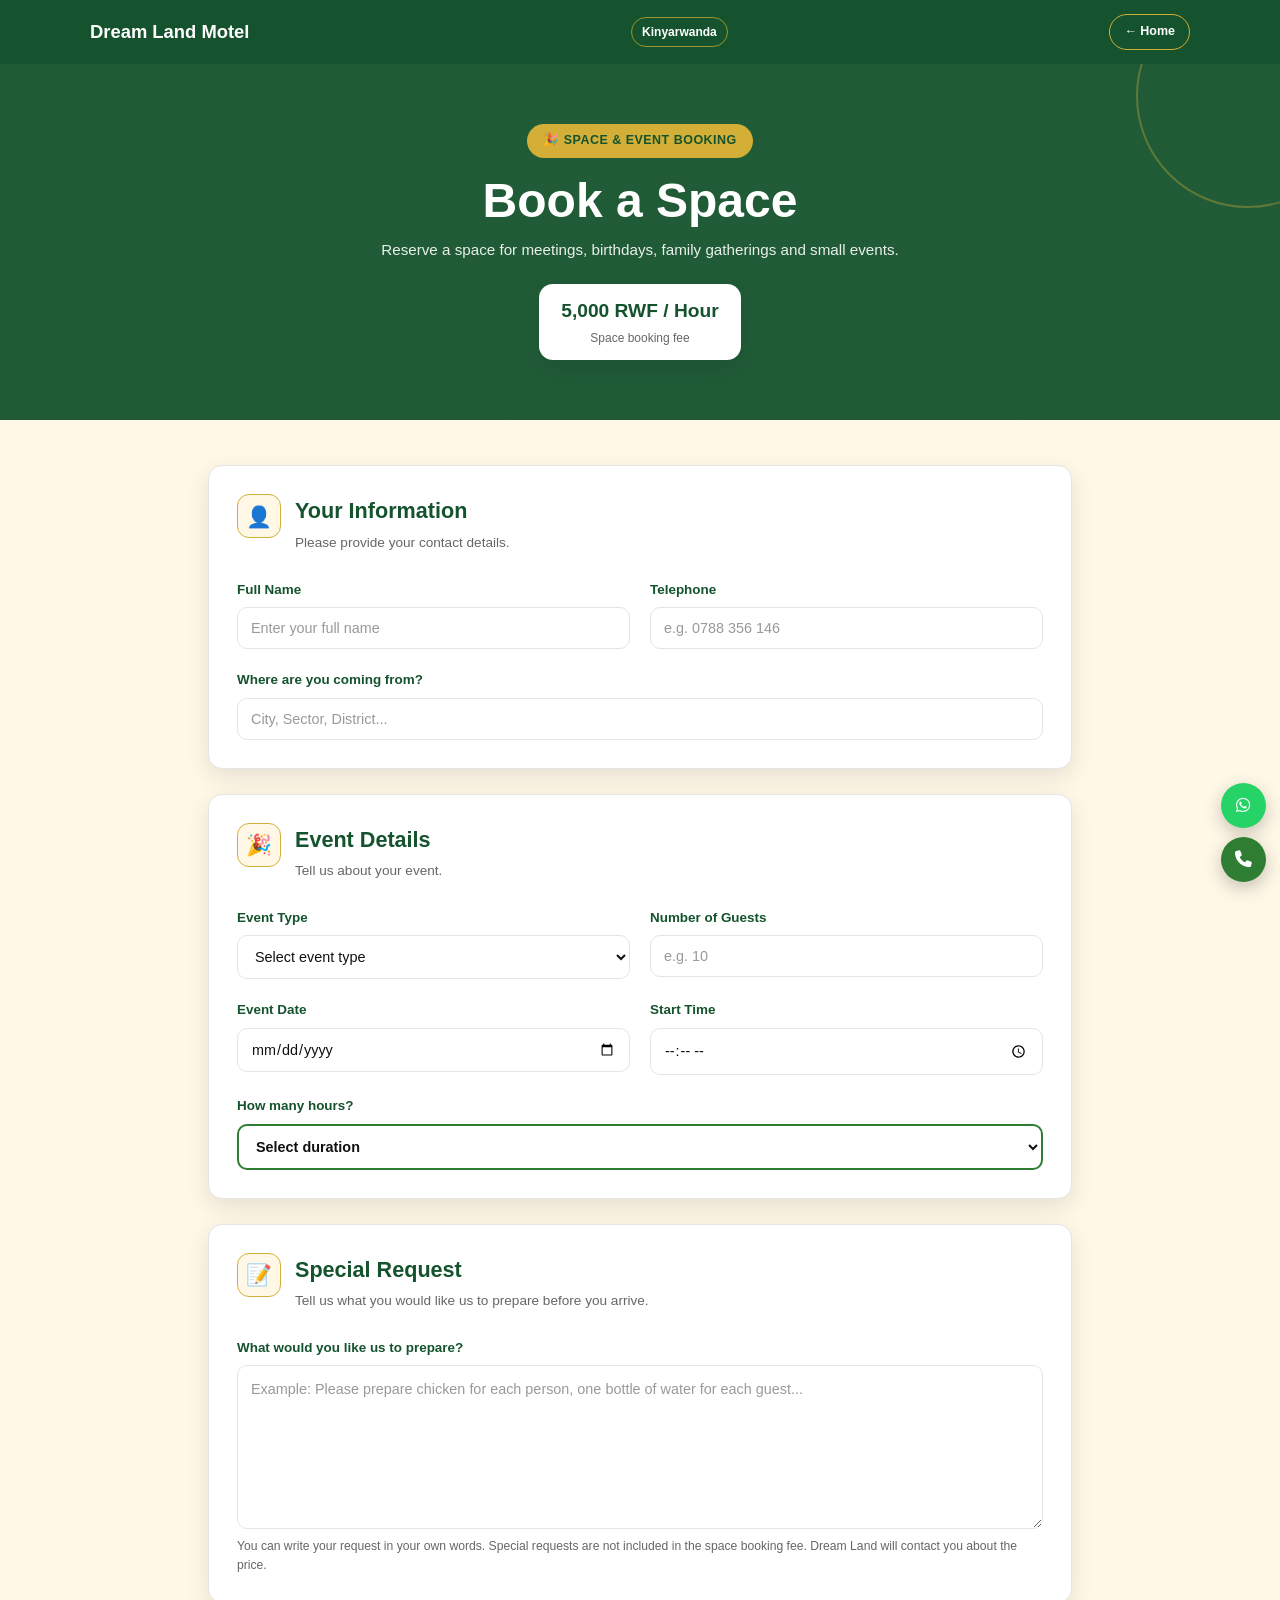
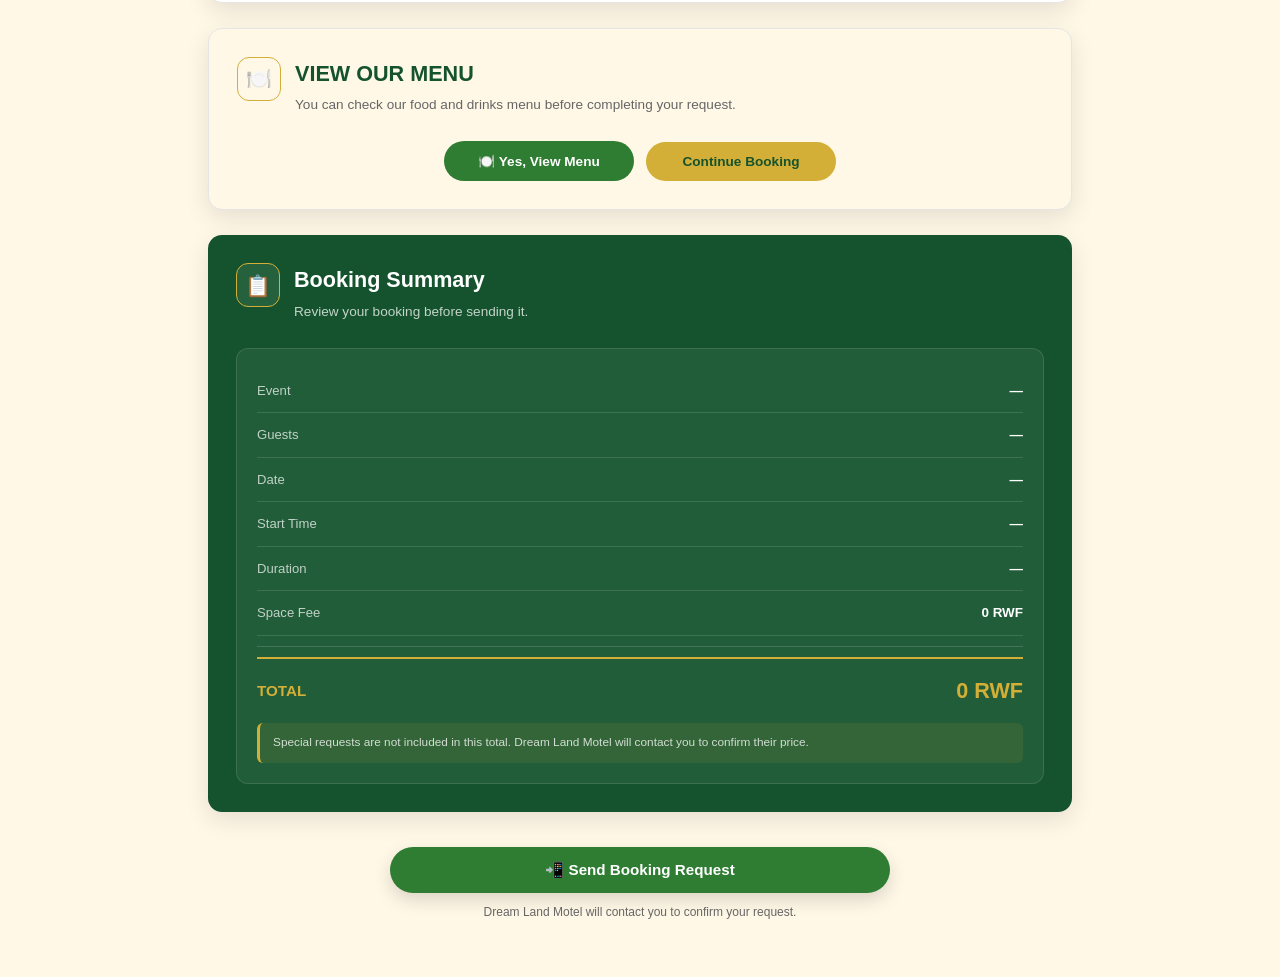
<file: book-space.html>
<!DOCTYPE html>
<html lang="en">

<head>

    <meta charset="UTF-8">

    <meta
        name="viewport"
        content="width=device-width, initial-scale=1.0"
    >

    <title>Book a Space | Dream Land Motel</title>

    <meta
        name="description"
        content="Book a space at Dream Land Motel for meetings, birthdays, family gatherings and small events."
    >

    <link rel="stylesheet" href="style.css">

    <!-- FONT AWESOME -->
    <link
        rel="stylesheet"
        href="https://cdnjs.cloudflare.com/ajax/libs/font-awesome/6.5.2/css/all.min.css"
    >

    <style>
        /* =====================================================
           LANGUAGE BUTTON
        ====================================================== */

        .language-toggle {
            border: 1px solid rgba(212, 175, 55, 0.7);
            background: transparent;
            color: inherit;
            padding: 7px 10px;
            border-radius: 20px;
            font-size: 12px;
            font-weight: 700;
            cursor: pointer;
            white-space: nowrap;
        }

        .language-toggle:active {
            transform: scale(0.97);
        }

        @media (max-width: 480px) {

            .language-toggle {
                padding: 6px 8px;
                font-size: 11px;
            }

        }
    </style>

</head>

<body>

    <!-- =====================================================
         HEADER
    ====================================================== -->

    <header class="site-header">

        <div class="container header-inner">

            <a href="index.html" class="logo">
                Dream Land Motel
            </a>

            <button
                type="button"
                id="bookSpaceLanguageToggle"
                class="language-toggle"
                aria-label="Switch to Kinyarwanda"
                title="Hindura ururimi ujye mu Kinyarwanda"
            >
                Kinyarwanda
            </button>

            <a
                href="index.html"
                class="back-home"
                data-translate="backHome"
            >
                ← Home
            </a>

        </div>

    </header>


    <!-- =====================================================
         BOOK SPACE HERO
    ====================================================== -->

    <section class="book-space-hero">

        <div class="container">

            <span
                class="booking-badge"
                data-translate="spaceEventBooking"
            >
                🎉 SPACE & EVENT BOOKING
            </span>

            <h1 data-translate="bookSpaceTitle">
                Book a Space
            </h1>

            <p data-translate="bookSpaceIntro">
                Reserve a space for meetings, birthdays,
                family gatherings and small events.
            </p>

            <div class="space-price-note">

                <strong data-translate="spacePrice">
                    5,000 RWF / Hour
                </strong>

                <span data-translate="spaceBookingFee">
                    Space booking fee
                </span>

            </div>

        </div>

    </section>


    <!-- =====================================================
         BOOKING FORM
    ====================================================== -->

    <main class="container book-space-container">

        <form id="spaceBookingForm">


            <!-- =================================================
                 APPLICANT INFORMATION
            ================================================== -->

            <section class="booking-card">

                <div class="section-heading">

                    <span class="section-icon">
                        👤
                    </span>

                    <div>

                        <h2 data-translate="yourInformation">
                            Your Information
                        </h2>

                        <p data-translate="contactDetails">
                            Please provide your contact details.
                        </p>

                    </div>

                </div>


                <div class="form-grid">


                    <div class="form-group">

                        <label
                            for="fullName"
                            data-translate="fullName"
                        >
                            Full Name
                        </label>

                        <input
                            type="text"
                            id="fullName"
                            name="fullName"
                            placeholder="Enter your full name"
                            data-translate-placeholder="enterFullName"
                            required
                        >

                    </div>


                    <div class="form-group">

                        <label
                            for="phone"
                            data-translate="telephone"
                        >
                            Telephone
                        </label>

                        <input
                            type="tel"
                            id="phone"
                            name="phone"
                            placeholder="e.g. 0788 356 146"
                            data-translate-placeholder="phonePlaceholder"
                            required
                        >

                    </div>


                    <div class="form-group full-width">

                        <label
                            for="location"
                            data-translate="comingFrom"
                        >
                            Where are you coming from?
                        </label>

                        <input
                            type="text"
                            id="location"
                            name="location"
                            placeholder="City, Sector, District..."
                            data-translate-placeholder="locationPlaceholder"
                            required
                        >

                    </div>

                </div>

            </section>



            <!-- =================================================
                 EVENT INFORMATION
            ================================================== -->

            <section class="booking-card">

                <div class="section-heading">

                    <span class="section-icon">
                        🎉
                    </span>

                    <div>

                        <h2 data-translate="eventDetails">
                            Event Details
                        </h2>

                        <p data-translate="tellEvent">
                            Tell us about your event.
                        </p>

                    </div>

                </div>


                <div class="form-grid">


                    <div class="form-group">

                        <label
                            for="eventType"
                            data-translate="eventType"
                        >
                            Event Type
                        </label>

                        <select
                            id="eventType"
                            name="eventType"
                            required
                        >

                            <option
                                value=""
                                data-translate="selectEventType"
                            >
                                Select event type
                            </option>

                            <option
                                value="Small Meeting"
                                data-translate="smallMeeting"
                            >
                                👥 Small Meeting
                            </option>

                            <option
                                value="Birthday"
                                data-translate="birthday"
                            >
                                🎂 Birthday
                            </option>

                            <option
                                value="Family Gathering"
                                data-translate="familyGathering"
                            >
                                👨‍👩‍👧 Family Gathering
                            </option>

                            <option
                                value="Small Event"
                                data-translate="smallEvent"
                            >
                                🎉 Small Event
                            </option>

                            <option
                                value="Business Meeting"
                                data-translate="businessMeeting"
                            >
                                💼 Business Meeting
                            </option>

                            <option
                                value="Celebration"
                                data-translate="celebration"
                            >
                                🥳 Celebration
                            </option>

                            <option
                                value="Other"
                                data-translate="other"
                            >
                                ✨ Other
                            </option>

                        </select>

                    </div>


                    <div class="form-group">

                        <label
                            for="guests"
                            data-translate="numberOfGuests"
                        >
                            Number of Guests
                        </label>

                        <input
                            type="number"
                            id="guests"
                            name="guests"
                            min="1"
                            placeholder="e.g. 10"
                            data-translate-placeholder="guestsPlaceholder"
                            required
                        >

                    </div>


                    <div class="form-group">

                        <label
                            for="eventDate"
                            data-translate="eventDate"
                        >
                            Event Date
                        </label>

                        <input
                            type="date"
                            id="eventDate"
                            name="eventDate"
                            required
                        >

                    </div>


                    <div class="form-group">

                        <label
                            for="startTime"
                            data-translate="startTime"
                        >
                            Start Time
                        </label>

                        <input
                            type="time"
                            id="startTime"
                            name="startTime"
                            required
                        >

                    </div>


                    <!-- =============================================
                         DURATION
                    ============================================== -->

                    <div class="form-group full-width">

                        <label
                            for="duration"
                            data-translate="howManyHours"
                        >
                            How many hours?
                        </label>

                        <select
                            id="duration"
                            name="duration"
                            required
                        >

                            <option
                                value=""
                                data-translate="selectDuration"
                            >
                                Select duration
                            </option>

                            <option
                                value="1"
                                data-translate="duration1"
                            >
                                1 Hour — 5,000 RWF
                            </option>

                            <option
                                value="2"
                                data-translate="duration2"
                            >
                                2 Hours — 10,000 RWF
                            </option>

                            <option
                                value="3"
                                data-translate="duration3"
                            >
                                3 Hours — 15,000 RWF
                            </option>

                            <option
                                value="4"
                                data-translate="duration4"
                            >
                                4 Hours — 20,000 RWF
                            </option>

                            <option
                                value="5"
                                data-translate="duration5"
                            >
                                5 Hours — 25,000 RWF
                            </option>

                            <option
                                value="6"
                                data-translate="duration6"
                            >
                                6 Hours — 30,000 RWF
                            </option>

                            <option
                                value="7"
                                data-translate="duration7"
                            >
                                7 Hours — 35,000 RWF
                            </option>

                            <option
                                value="8"
                                data-translate="duration8"
                            >
                                8 Hours — 40,000 RWF
                            </option>

                        </select>

                    </div>

                </div>

            </section>



            <!-- =================================================
                 SPECIAL REQUEST
            ================================================== -->

            <section class="booking-card">

                <div class="section-heading">

                    <span class="section-icon">
                        📝
                    </span>

                    <div>

                        <h2 data-translate="specialRequest">
                            Special Request
                        </h2>

                        <p data-translate="specialRequestIntro">
                            Tell us what you would like us to
                            prepare before you arrive.
                        </p>

                    </div>

                </div>


                <div class="form-group">

                    <label
                        for="specialRequest"
                        data-translate="whatPrepare"
                    >
                        What would you like us to prepare?
                    </label>

                    <textarea
                        id="specialRequest"
                        name="specialRequest"
                        rows="6"
                        placeholder="Example: Muzadutegurire buri muntu inkoko, turubo imwe imwe, amazi mato 1 kuri buri muntu..."
                        data-translate-placeholder="specialRequestPlaceholder"
                    ></textarea>

                    <small
                        class="form-help"
                        data-translate="specialRequestHelp"
                    >
                        You can write your request in your own words.
                        Special requests are not included in the space
                        booking fee. Dream Land will contact you about
                        the price.
                    </small>

                </div>

            </section>



            <!-- =================================================
                 MENU QUESTION
            ================================================== -->

            <section class="booking-card menu-question-card">

                <div class="section-heading">

                    <span class="section-icon">
                        🍽️
                    </span>

                    <div>

                        <h2 data-translate="viewOurMenu">
                            Would you like to view our Menu?
                        </h2>

                        <p data-translate="menuBeforeBooking">
                            You can check our food and drinks menu
                            before completing your request.
                        </p>

                    </div>

                </div>


                <div class="menu-question-actions">

                    <button
                        type="button"
                        class="menu-yes-btn"
                        id="viewMenuBtn"
                    >
                        🍽️
                        <span data-translate="yesViewMenu">
                            Yes, View Menu
                        </span>
                    </button>

                    <button
                        type="button"
                        class="menu-no-btn"
                        id="continueBookingBtn"
                        data-translate="continueBooking"
                    >
                        Continue Booking
                    </button>

                </div>

            </section>



            <!-- =================================================
                 BOOKING SUMMARY
            ================================================== -->

            <section class="booking-card booking-summary-card">

                <div class="section-heading">

                    <span class="section-icon">
                        📋
                    </span>

                    <div>

                        <h2 data-translate="bookingSummary">
                            Booking Summary
                        </h2>

                        <p data-translate="reviewBooking">
                            Review your booking before sending it.
                        </p>

                    </div>

                </div>


                <div class="summary-box">

                    <div class="summary-row">

                        <span data-translate="event">
                            Event
                        </span>

                        <strong id="summaryEvent">
                            —
                        </strong>

                    </div>


                    <div class="summary-row">

                        <span data-translate="guests">
                            Guests
                        </span>

                        <strong id="summaryGuests">
                            —
                        </strong>

                    </div>


                    <div class="summary-row">

                        <span data-translate="date">
                            Date
                        </span>

                        <strong id="summaryDate">
                            —
                        </strong>

                    </div>


                    <div class="summary-row">

                        <span data-translate="startTime">
                            Start Time
                        </span>

                        <strong id="summaryTime">
                            —
                        </strong>

                    </div>


                    <div class="summary-row">

                        <span data-translate="duration">
                            Duration
                        </span>

                        <strong id="summaryDuration">
                            —
                        </strong>

                    </div>


                    <div class="summary-row">

                        <span data-translate="spaceFee">
                            Space Fee
                        </span>

                        <strong id="summarySpaceFee">
                            0 RWF
                        </strong>

                    </div>


                    <div class="summary-divider"></div>


                    <div class="summary-total">

                        <span data-translate="total">
                            TOTAL
                        </span>

                        <strong id="summaryTotal">
                            0 RWF
                        </strong>

                    </div>


                    <p
                        class="summary-note"
                        data-translate="summaryNote"
                    >
                        Special requests are not included in this
                        total. Dream Land Motel will contact you
                        to confirm their price.
                    </p>

                </div>

            </section>



            <!-- =================================================
                 SUBMIT
            ================================================== -->

            <section class="booking-submit-section">

                <button
                    type="submit"
                    class="submit-booking-btn"
                >
                    📲
                    <span data-translate="sendBookingRequest">
                        Send Booking Request
                    </span>
                </button>

                <p data-translate="confirmationNotice">
                    Dream Land Motel will contact you to confirm
                    your request.
                </p>

            </section>

        </form>

    </main>



    <!-- =====================================================
         FLOATING CONTACT BUTTONS
    ====================================================== -->

    <div class="floating-contact">

        <a
            href="https://wa.me/250784365816"
            class="floating-whatsapp"
            aria-label="Contact Dream Land Motel on WhatsApp"
            title="WhatsApp Dream Land Motel"
        >
            <i class="fab fa-whatsapp"></i>
        </a>


        <a
            href="tel:+250784365816"
            class="floating-phone"
            aria-label="Call Dream Land Motel"
            title="Call Dream Land Motel"
        >
            <i class="fas fa-phone"></i>
        </a>

    </div>



    <!-- =====================================================
         JAVASCRIPT
    ====================================================== -->

    <script src="script.js"></script>


    <!-- =====================================================
         BOOK SPACE LANGUAGE SYSTEM
    ====================================================== -->

    <script>

        const bookSpaceTranslations = {

            en: {

                backHome: "← Home",

                spaceEventBooking: "🎉 SPACE & EVENT BOOKING",
                bookSpaceTitle: "Book a Space",
                bookSpaceIntro:
                    "Reserve a space for meetings, birthdays, family gatherings and small events.",
                spacePrice: "5,000 RWF / Hour",
                spaceBookingFee: "Space booking fee",

                yourInformation: "Your Information",
                contactDetails:
                    "Please provide your contact details.",

                fullName: "Full Name",
                enterFullName: "Enter your full name",

                telephone: "Telephone",
                phonePlaceholder: "e.g. 0788 356 146",

                comingFrom: "Where are you coming from?",
                locationPlaceholder:
                    "City, Sector, District...",

                eventDetails: "Event Details",
                tellEvent: "Tell us about your event.",

                eventType: "Event Type",
                selectEventType: "Select event type",

                smallMeeting: "👥 Small Meeting",
                birthday: "🎂 Birthday",
                familyGathering: "👨‍👩‍👧 Family Gathering",
                smallEvent: "🎉 Small Event",
                businessMeeting: "💼 Business Meeting",
                celebration: "🥳 Celebration",
                other: "✨ Other",

                numberOfGuests: "Number of Guests",
                guestsPlaceholder: "e.g. 10",

                eventDate: "Event Date",
                startTime: "Start Time",

                howManyHours: "How many hours?",
                selectDuration: "Select duration",

                duration1: "1 Hour — 5,000 RWF",
                duration2: "2 Hours — 10,000 RWF",
                duration3: "3 Hours — 15,000 RWF",
                duration4: "4 Hours — 20,000 RWF",
                duration5: "5 Hours — 25,000 RWF",
                duration6: "6 Hours — 30,000 RWF",
                duration7: "7 Hours — 35,000 RWF",
                duration8: "8 Hours — 40,000 RWF",

                specialRequest: "Special Request",

                specialRequestIntro:
                    "Tell us what you would like us to prepare before you arrive.",

                whatPrepare:
                    "What would you like us to prepare?",

                specialRequestPlaceholder:
                    "Example: Please prepare chicken for each person, one bottle of water for each guest...",

                specialRequestHelp:
                    "You can write your request in your own words. Special requests are not included in the space booking fee. Dream Land will contact you about the price.",

                viewOurMenu:
                    "Would you like to view our Menu?",

                menuBeforeBooking:
                    "You can check our food and drinks menu before completing your request.",

                yesViewMenu: "Yes, View Menu",
                continueBooking: "Continue Booking",

                bookingSummary: "Booking Summary",
                reviewBooking:
                    "Review your booking before sending it.",

                event: "Event",
                guests: "Guests",
                date: "Date",
                duration: "Duration",
                spaceFee: "Space Fee",
                total: "TOTAL",

                summaryNote:
                    "Special requests are not included in this total. Dream Land Motel will contact you to confirm their price.",

                sendBookingRequest:
                    "Send Booking Request",

                confirmationNotice:
                    "Dream Land Motel will contact you to confirm your request."

            },


            rw: {

                backHome: "← Ahabanza",

                spaceEventBooking: "🎉 GUTANGA UMUBARE W'AHO MUKORERA IGIKORWA",
                bookSpaceTitle: "Tanga Booking y'Ahantu",
                bookSpaceIntro:
                    "Bika ahantu ho gukorera inama, kwizihiza isabukuru, guteranira kw'umuryango cyangwa ibindi bikorwa bito.",

                spacePrice: "5,000 RWF / Isaha",
                spaceBookingFee: "Amafaranga yo gukodesha ahantu",

                yourInformation: "Amakuru Yawe",
                contactDetails:
                    "Tanga amakuru yawe kugira ngo tubashe kukuvugisha.",

                fullName: "Amazina Yuzuye",
                enterFullName: "Andika amazina yawe yuzuye",

                telephone: "Telefoni",
                phonePlaceholder: "urugero: 0788 356 146",

                comingFrom: "Muze muturutse he?",
                locationPlaceholder:
                    "Umujyi, Umurenge, Akarere...",

                eventDetails: "Amakuru y'Igikorwa",
                tellEvent:
                    "Tubwire ibijyanye n'igikorwa uteganya.",

                eventType: "Ubwoko bw'Igikorwa",
                selectEventType:
                    "Hitamo ubwoko bw'igikorwa",

                smallMeeting: "👥 Inama Nto",
                birthday: "🎂 Isabukuru",
                familyGathering: "👨‍👩‍👧 Guteranira kw'Umuryango",
                smallEvent: "🎉 Igikorwa Gito",
                businessMeeting: "💼 Inama y'Ubucuruzi",
                celebration: "🥳 Ibirori",
                other: "✨ Ikindi",

                numberOfGuests: "Umubare w'Abazitabira",
                guestsPlaceholder: "urugero: 10",

                eventDate: "Itariki y'Igikorwa",
                startTime: "Isaha yo Gutangira",

                howManyHours: "Muzakenera amasaha angahe?",
                selectDuration:
                    "Hitamo igihe muzamara",

                duration1: "Isaha 1 — 5,000 RWF",
                duration2: "Amasaha 2 — 10,000 RWF",
                duration3: "Amasaha 3 — 15,000 RWF",
                duration4: "Amasaha 4 — 20,000 RWF",
                duration5: "Amasaha 5 — 25,000 RWF",
                duration6: "Amasaha 6 — 30,000 RWF",
                duration7: "Amasaha 7 — 35,000 RWF",
                duration8: "Amasaha 8 — 40,000 RWF",

                specialRequest: "Icyifuzo Cyihariye",

                specialRequestIntro:
                    "Tubwire ibyo wifuza ko dutegura mbere y'uko uhagera.",

                whatPrepare:
                    "Ni iki wifuza ko dutegura?",

                specialRequestPlaceholder:
                    "Urugero: Muzadutegurire inkoko kuri buri muntu, amazi icupa rimwe kuri buri muntu...",

                specialRequestHelp:
                    "Ushobora kwandika icyifuzo cyawe uko ubishaka. Ibyifuzo byihariye ntibibarirwa mu mafaranga yo gukodesha ahantu. Dream Land izakuvugisha ikubwire igiciro cyabyo.",

                viewOurMenu:
                    "Wifuza kureba Menu yacu?",

                menuBeforeBooking:
                    "Ushobora kureba menu y'ibiryo n'ibinyobwa mbere yo kohereza ubusabe bwawe.",

                yesViewMenu: "Yego, Reba Menu",
                continueBooking: "Komeza Booking",

                bookingSummary: "Incamake ya Booking",
                reviewBooking:
                    "Banza usuzume booking yawe mbere yo kuyohereza.",

                event: "Igikorwa",
                guests: "Abazitabira",
                date: "Itariki",
                startTime: "Isaha yo Gutangira",
                duration: "Igihe",
                spaceFee: "Amafaranga y'Ahantu",
                total: "TOTALI",

                summaryNote:
                    "Ibyifuzo byihariye ntibibarirwa muri aya mafaranga. Dream Land Motel izakuvugisha ikemeze igiciro cyabyo.",

                sendBookingRequest:
                    "Ohereza Ubusabe bwa Booking",

                confirmationNotice:
                    "Dream Land Motel izakuvugisha kugira ngo yemeze ubusabe bwawe."

            }

        };


        /* =====================================================
           SHARED LANGUAGE STORAGE
        ====================================================== */

        const bookSpaceLanguageStorageKey =
            "dreamLandLanguage";

        const bookSpaceSupportedLanguages =
            ["en", "rw"];

        const bookSpaceDefaultLanguage =
            "en";


        let bookSpaceCurrentLanguage =
            localStorage.getItem(
                bookSpaceLanguageStorageKey
            ) || bookSpaceDefaultLanguage;


        if (
            !bookSpaceSupportedLanguages.includes(
                bookSpaceCurrentLanguage
            )
        ) {
            bookSpaceCurrentLanguage =
                bookSpaceDefaultLanguage;
        }


        /* =====================================================
           TRANSLATION FUNCTION
        ====================================================== */

        function translateBookSpacePage() {

            document.documentElement.lang =
                bookSpaceCurrentLanguage;


            const elements =
                document.querySelectorAll(
                    "[data-translate]"
                );


            elements.forEach(element => {

                const key =
                    element.getAttribute(
                        "data-translate"
                    );

                const translatedText =
                    bookSpaceTranslations[
                        bookSpaceCurrentLanguage
                    ]?.[key];


                if (
                    translatedText !== undefined
                ) {
                    element.innerHTML =
                        translatedText;
                }

            });


            const placeholders =
                document.querySelectorAll(
                    "[data-translate-placeholder]"
                );


            placeholders.forEach(element => {

                const key =
                    element.getAttribute(
                        "data-translate-placeholder"
                    );

                const translatedText =
                    bookSpaceTranslations[
                        bookSpaceCurrentLanguage
                    ]?.[key];


                if (
                    translatedText !== undefined
                ) {
                    element.placeholder =
                        translatedText;
                }

            });


            const languageButton =
                document.getElementById(
                    "bookSpaceLanguageToggle"
                );


            if (languageButton) {

                languageButton.textContent =
                    bookSpaceCurrentLanguage === "en"
                        ? "Kinyarwanda"
                        : "English";


                languageButton.setAttribute(
                    "aria-label",
                    bookSpaceCurrentLanguage === "en"
                        ? "Switch to Kinyarwanda"
                        : "Switch to English"
                );


                languageButton.setAttribute(
                    "title",
                    bookSpaceCurrentLanguage === "en"
                        ? "Hindura ururimi ujye mu Kinyarwanda"
                        : "Switch language to English"
                );

            }

        }


        /* =====================================================
           LANGUAGE BUTTON
        ====================================================== */

        const bookSpaceLanguageButton =
            document.getElementById(
                "bookSpaceLanguageToggle"
            );


        if (bookSpaceLanguageButton) {

            bookSpaceLanguageButton.addEventListener(
                "click",
                function () {

                    bookSpaceCurrentLanguage =
                        bookSpaceCurrentLanguage === "en"
                            ? "rw"
                            : "en";


                    localStorage.setItem(
                        bookSpaceLanguageStorageKey,
                        bookSpaceCurrentLanguage
                    );


                    translateBookSpacePage();

                }
            );

        }


        /* =====================================================
           INITIAL TRANSLATION
        ====================================================== */

        translateBookSpacePage();

    </script>

</body>

</html>
</file>
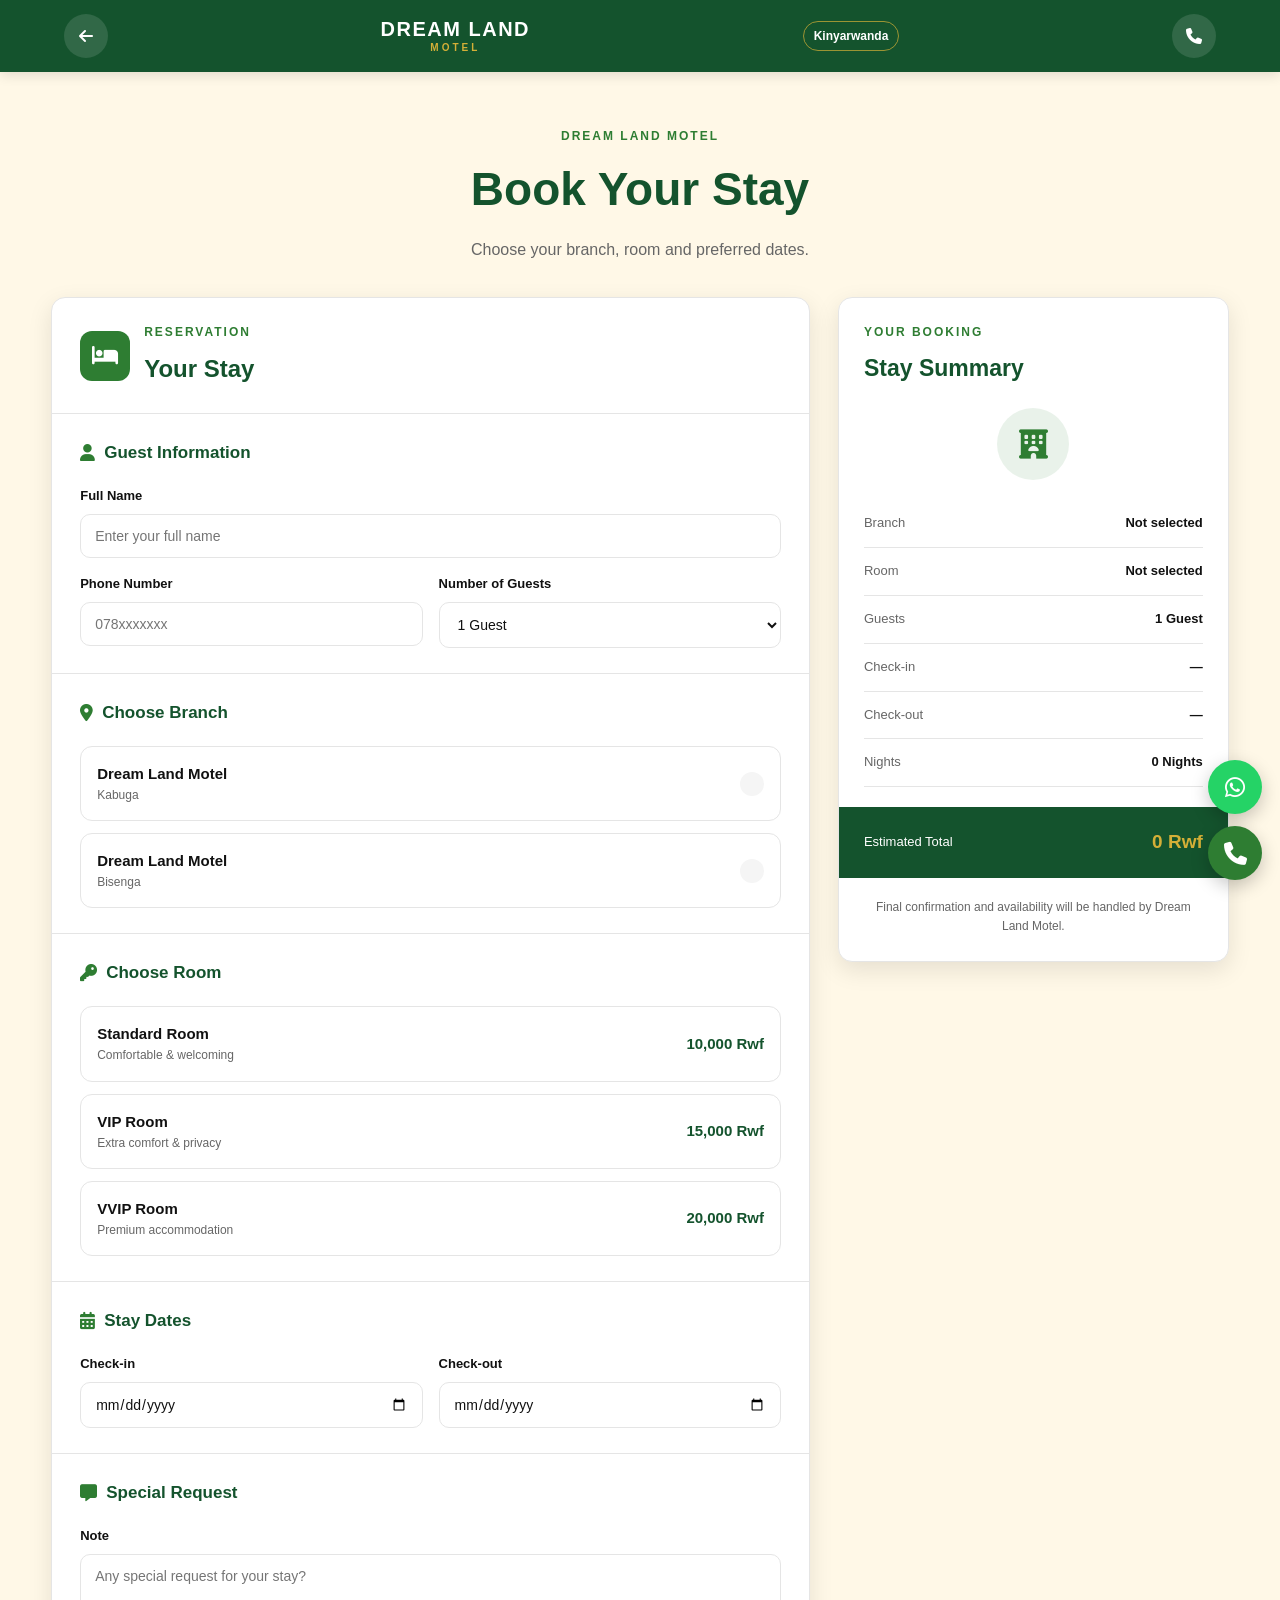
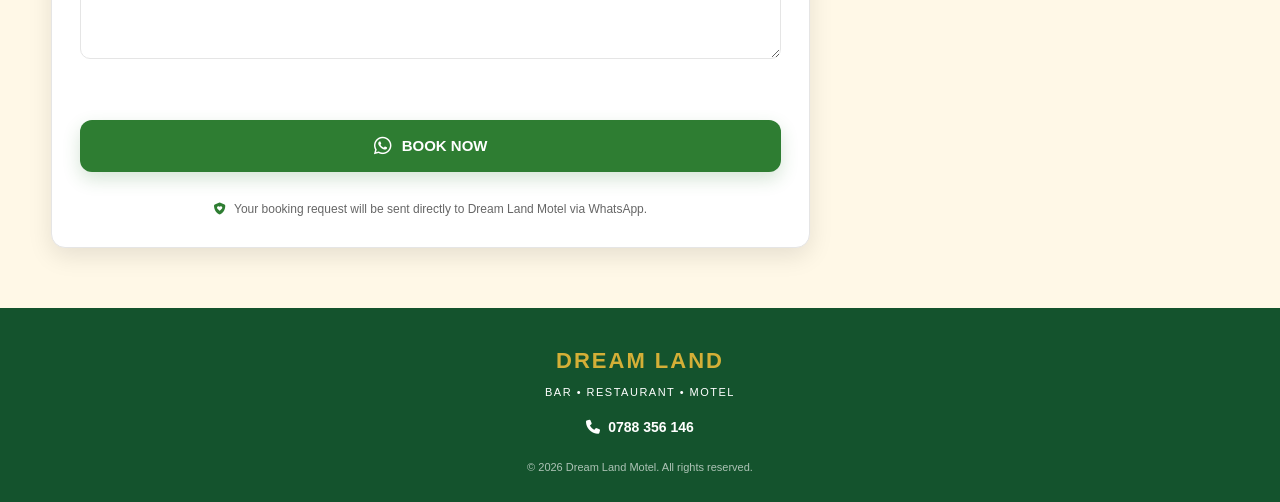
<file: book.html>
<!DOCTYPE html>
<html lang="en">

<head>

    <meta charset="UTF-8">

    <meta
        name="viewport"
        content="width=device-width, initial-scale=1.0"
    >

    <title>Dream Land Motel | Book Now</title>

    <meta
        name="description"
        content="Book your stay at Dream Land Motel in Kigali."
    >

    <link
        rel="stylesheet"
        href="book.css"
    >

    <!-- Font Awesome -->
    <link
        rel="stylesheet"
        href="https://cdnjs.cloudflare.com/ajax/libs/font-awesome/6.5.2/css/all.min.css"
    >

    <!-- LANGUAGE BUTTON STYLE -->
    <style>

        .language-toggle {
            border: 1px solid rgba(212, 175, 55, 0.7);
            background: transparent;
            color: inherit;
            padding: 7px 10px;
            border-radius: 20px;
            font-size: 12px;
            font-weight: 700;
            cursor: pointer;
            white-space: nowrap;
        }

        .language-toggle:active {
            transform: scale(0.97);
        }

        @media (max-width: 480px) {

            .language-toggle {
                padding: 6px 8px;
                font-size: 11px;
            }

        }

    </style>

</head>


<body>


<!-- =====================================================
     HEADER
===================================================== -->

<header class="booking-header">

    <a
        href="index.html"
        class="back-button"
        aria-label="Back to home"
        data-translate-title="backHome"
    >
        <i class="fa-solid fa-arrow-left"></i>
    </a>


    <div class="booking-brand">

        <span data-translate="brandMain">
            DREAM LAND
        </span>

        <small data-translate="brandSub">
            MOTEL
        </small>

    </div>


    <!-- LANGUAGE -->

    <button
        type="button"
        id="languageToggle"
        class="language-toggle"
        aria-label="Switch to Kinyarwanda"
        title="Hindura ururimi ujye mu Kinyarwanda"
    >
        Kinyarwanda
    </button>


    <!--
        Default number is Kabuga.
        JavaScript will change it when a branch is selected.
    -->

    <a
        href="tel:+250788356146"
        class="header-phone"
        aria-label="Call Dream Land Motel"
    >

        <i class="fa-solid fa-phone"></i>

    </a>

</header>



<!-- =====================================================
     INTRO
===================================================== -->

<section class="booking-intro">

    <p
        class="small-label"
        data-translate="introLabel"
    >
        DREAM LAND MOTEL
    </p>


    <h1 data-translate="introTitle">
        Book Your Stay
    </h1>


    <p data-translate="introText">
        Choose your branch, room and preferred dates.
    </p>

</section>



<!-- =====================================================
     BOOKING PAGE
===================================================== -->

<main class="booking-page">


    <!-- =================================================
         BOOKING FORM
    ================================================== -->

    <section class="booking-card">


        <div class="card-heading">

            <span class="heading-icon">

                <i class="fa-solid fa-bed"></i>

            </span>


            <div>

                <p
                    class="small-label"
                    data-translate="reservation"
                >
                    RESERVATION
                </p>


                <h2 data-translate="yourStay">
                    Your Stay
                </h2>

            </div>

        </div>



        <!-- =================================================
             CUSTOMER DETAILS
        ================================================== -->

        <div class="form-section">

            <h3>

                <i class="fa-solid fa-user"></i>

                <span data-translate="guestInformation">
                    Guest Information
                </span>

            </h3>


            <div class="form-group">

                <label
                    for="guestName"
                    data-translate="fullName"
                >
                    Full Name
                </label>


                <input
                    type="text"
                    id="guestName"
                    placeholder="Enter your full name"
                    data-translate-placeholder="enterFullName"
                    autocomplete="name"
                >

            </div>


            <div class="form-row">

                <div class="form-group">

                    <label
                        for="guestPhone"
                        data-translate="phoneNumber"
                    >
                        Phone Number
                    </label>


                    <input
                        type="tel"
                        id="guestPhone"
                        placeholder="078xxxxxxx"
                        inputmode="numeric"
                        maxlength="10"
                        autocomplete="tel"
                    >

                </div>


                <div class="form-group">

                    <label
                        for="guestCount"
                        data-translate="numberOfPeople"
                    >
                        Number of People
                    </label>


                    <select id="guestCount">

                        <option
                            value="1"
                            data-translate="person1"
                        >
                            1 Person
                        </option>


                        <option
                            value="2"
                            data-translate="people2"
                        >
                            2 People
                        </option>


                        <option
                            value="3"
                            data-translate="people3"
                        >
                            3 People
                        </option>


                        <option
                            value="4"
                            data-translate="people4"
                        >
                            4 People
                        </option>


                        <option
                            value="5"
                            data-translate="people5"
                        >
                            5 People
                        </option>


                        <option
                            value="6"
                            data-translate="people6"
                        >
                            6+ People
                        </option>

                    </select>

                </div>

            </div>

        </div>



        <!-- =================================================
             BRANCH
        ================================================== -->

        <div class="form-section">

            <h3>

                <i class="fa-solid fa-location-dot"></i>

                <span data-translate="chooseBranch">
                    Choose Branch
                </span>

            </h3>


            <div class="branch-options">


                <label class="branch-option">

                    <input
                        type="radio"
                        name="branch"
                        value="Kabuga"
                    >


                    <span class="branch-content">

                        <strong>
                            Dream Land Motel
                        </strong>


                        <small data-translate="kabuga">
                            Kabuga
                        </small>

                    </span>


                    <i class="fa-solid fa-check"></i>

                </label>



                <label class="branch-option">

                    <input
                        type="radio"
                        name="branch"
                        value="Bisenga"
                    >


                    <span class="branch-content">

                        <strong>
                            Dream Land Motel
                        </strong>


                        <small data-translate="bisenga">
                            Bisenga
                        </small>

                    </span>


                    <i class="fa-solid fa-check"></i>

                </label>


            </div>

        </div>



        <!-- =================================================
             ROOM
        ================================================== -->

        <div class="form-section">

            <h3>

                <i class="fa-solid fa-key"></i>

                <span data-translate="chooseRoom">
                    Choose Room
                </span>

            </h3>


            <div class="room-options">


                <label class="room-option">

                    <input
                        type="radio"
                        name="room"
                        value="Standard"
                        data-price="10000"
                    >


                    <span class="room-content">

                        <strong data-translate="standardRoom">
                            Standard Room
                        </strong>


                        <small data-translate="standardRoomText">
                            Comfortable & welcoming
                        </small>

                    </span>


                    <span class="room-price">
                        10,000 Rwf
                    </span>

                </label>



                <label class="room-option">

                    <input
                        type="radio"
                        name="room"
                        value="VIP"
                        data-price="15000"
                    >


                    <span class="room-content">

                        <strong data-translate="vipRoom">
                            VIP Room
                        </strong>


                        <small data-translate="vipRoomText">
                            Extra comfort & privacy
                        </small>

                    </span>


                    <span class="room-price">
                        15,000 Rwf
                    </span>

                </label>



                <label class="room-option">

                    <input
                        type="radio"
                        name="room"
                        value="VVIP"
                        data-price="20000"
                    >


                    <span class="room-content">

                        <strong data-translate="vvipRoom">
                            VVIP Room
                        </strong>


                        <small data-translate="vvipRoomText">
                            Premium accommodation
                        </small>

                    </span>


                    <span class="room-price">
                        20,000 Rwf
                    </span>

                </label>


            </div>

        </div>



        <!-- =================================================
             DATES
        ================================================== -->

        <div class="form-section">

            <h3>

                <i class="fa-solid fa-calendar-days"></i>

                <span data-translate="stayDates">
                    Stay Dates
                </span>

            </h3>


            <div class="form-row">

                <div class="form-group">

                    <label
                        for="checkIn"
                        data-translate="checkIn"
                    >
                        Check-in
                    </label>


                    <input
                        type="date"
                        id="checkIn"
                    >

                </div>


                <div class="form-group">

                    <label
                        for="checkOut"
                        data-translate="checkOut"
                    >
                        Check-out
                    </label>


                    <input
                        type="date"
                        id="checkOut"
                    >

                </div>

            </div>

        </div>



        <!-- =================================================
             SPECIAL REQUEST
        ================================================== -->

        <div class="form-section">

            <h3>

                <i class="fa-solid fa-message"></i>

                <span data-translate="specialRequest">
                    Special Request
                </span>

            </h3>


            <div class="form-group">

                <label
                    for="bookingNote"
                    data-translate="note"
                >
                    Note

                    <span data-translate="optional">
                        (Optional)
                    </span>

                </label>


                <textarea
                    id="bookingNote"
                    rows="4"
                    placeholder="Any special request for your stay?"
                    data-translate-placeholder="specialRequestPlaceholder"
                ></textarea>

            </div>

        </div>



        <!-- =================================================
             BOOK BUTTON
        ================================================== -->

        <button
            type="button"
            id="bookNowButton"
            class="book-submit"
        >

            <i class="fa-brands fa-whatsapp"></i>


            <span data-translate="bookNow">
                BOOK NOW
            </span>

        </button>


        <p class="booking-notice">

            <i class="fa-solid fa-shield-heart"></i>


            <span data-translate="bookingNotice">
                Your booking request will be sent directly to
                Dream Land Motel via WhatsApp.
            </span>

        </p>


    </section>



    <!-- =================================================
         BOOKING SUMMARY
    ================================================== -->

    <aside class="booking-summary">

        <div class="summary-header">

            <p
                class="small-label"
                data-translate="yourBooking"
            >
                YOUR BOOKING
            </p>


            <h2 data-translate="staySummary">
                Stay Summary
            </h2>

        </div>


        <div class="summary-icon">

            <i class="fa-solid fa-hotel"></i>

        </div>


        <div class="summary-details">


            <div class="summary-row">

                <span data-translate="branch">
                    Branch
                </span>


                <strong
                    id="summaryBranch"
                    data-translate="notSelected"
                >
                    Not selected
                </strong>

            </div>


            <div class="summary-row">

                <span data-translate="room">
                    Room
                </span>


                <strong
                    id="summaryRoom"
                    data-translate="notSelected"
                >
                    Not selected
                </strong>

            </div>


            <div class="summary-row">

                <span data-translate="people">
                    People
                </span>


                <strong id="summaryGuests">
                    1 Person
                </strong>

            </div>


            <div class="summary-row">

                <span data-translate="checkIn">
                    Check-in
                </span>


                <strong id="summaryCheckIn">
                    —
                </strong>

            </div>


            <div class="summary-row">

                <span data-translate="checkOut">
                    Check-out
                </span>


                <strong id="summaryCheckOut">
                    —
                </strong>

            </div>


            <div class="summary-row">

                <span data-translate="nights">
                    Nights
                </span>


                <strong id="summaryNights">
                    0
                </strong>

            </div>


        </div>



        <div class="summary-total">

            <span data-translate="estimatedTotal">
                Estimated Total
            </span>


            <strong id="summaryTotal">
                0 Rwf
            </strong>

        </div>


        <p
            class="summary-note"
            data-translate="summaryNote"
        >
            Final confirmation and availability will be
            handled by Dream Land Motel.
        </p>

    </aside>

</main>



<!-- =====================================================
     FOOTER
===================================================== -->

<footer class="booking-footer">

    <div class="footer-logo">
        DREAM LAND
    </div>


    <p data-translate="footerDescription">
        BAR • RESTAURANT • MOTEL
    </p>


    <a
        href="tel:+250788356146"
        class="footer-phone"
    >

        <i class="fa-solid fa-phone"></i>

        0788 356 146

    </a>


    <p class="copyright">

        © 2026 Dream Land Motel.

        <span data-translate="allRights">
            All rights reserved.
        </span>

    </p>

</footer>



<!-- =====================================================
     BOOKING JAVASCRIPT
===================================================== -->

<script src="book.js"></script>

</body>

</html>
</file>
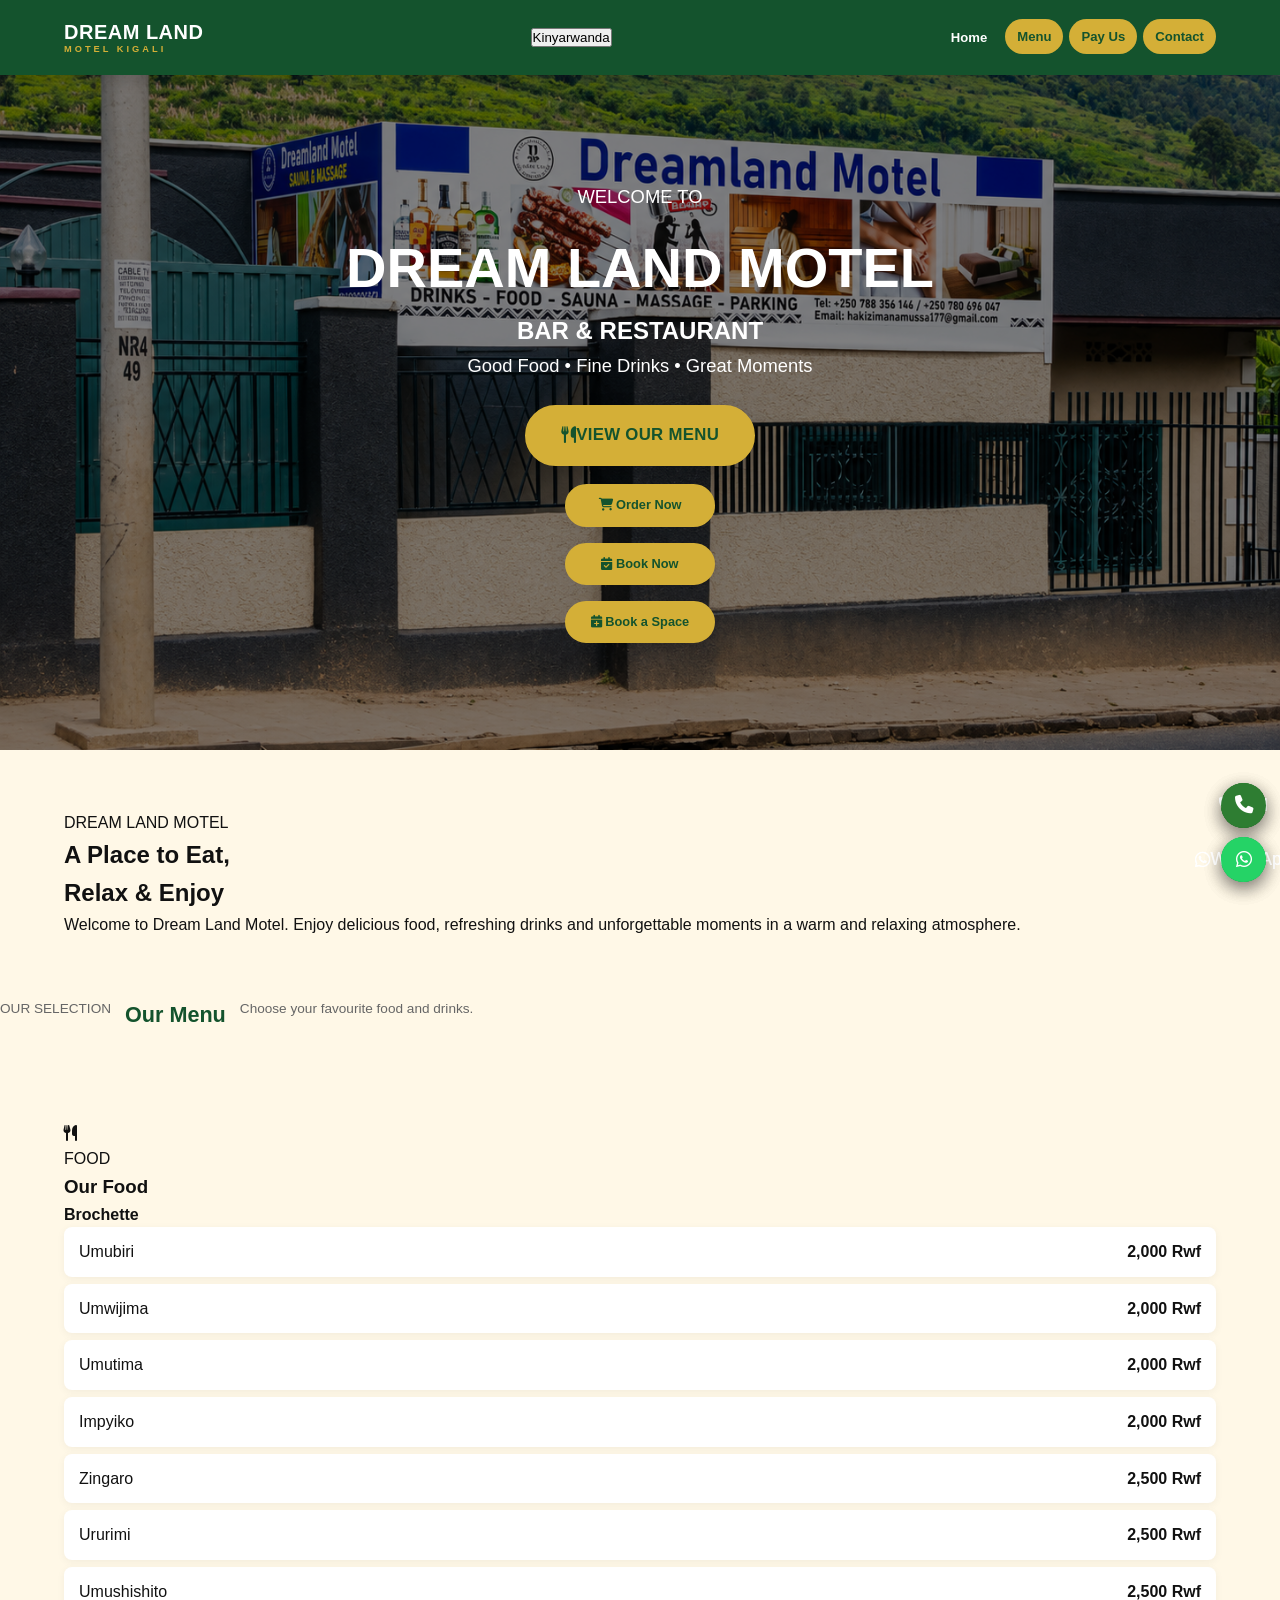
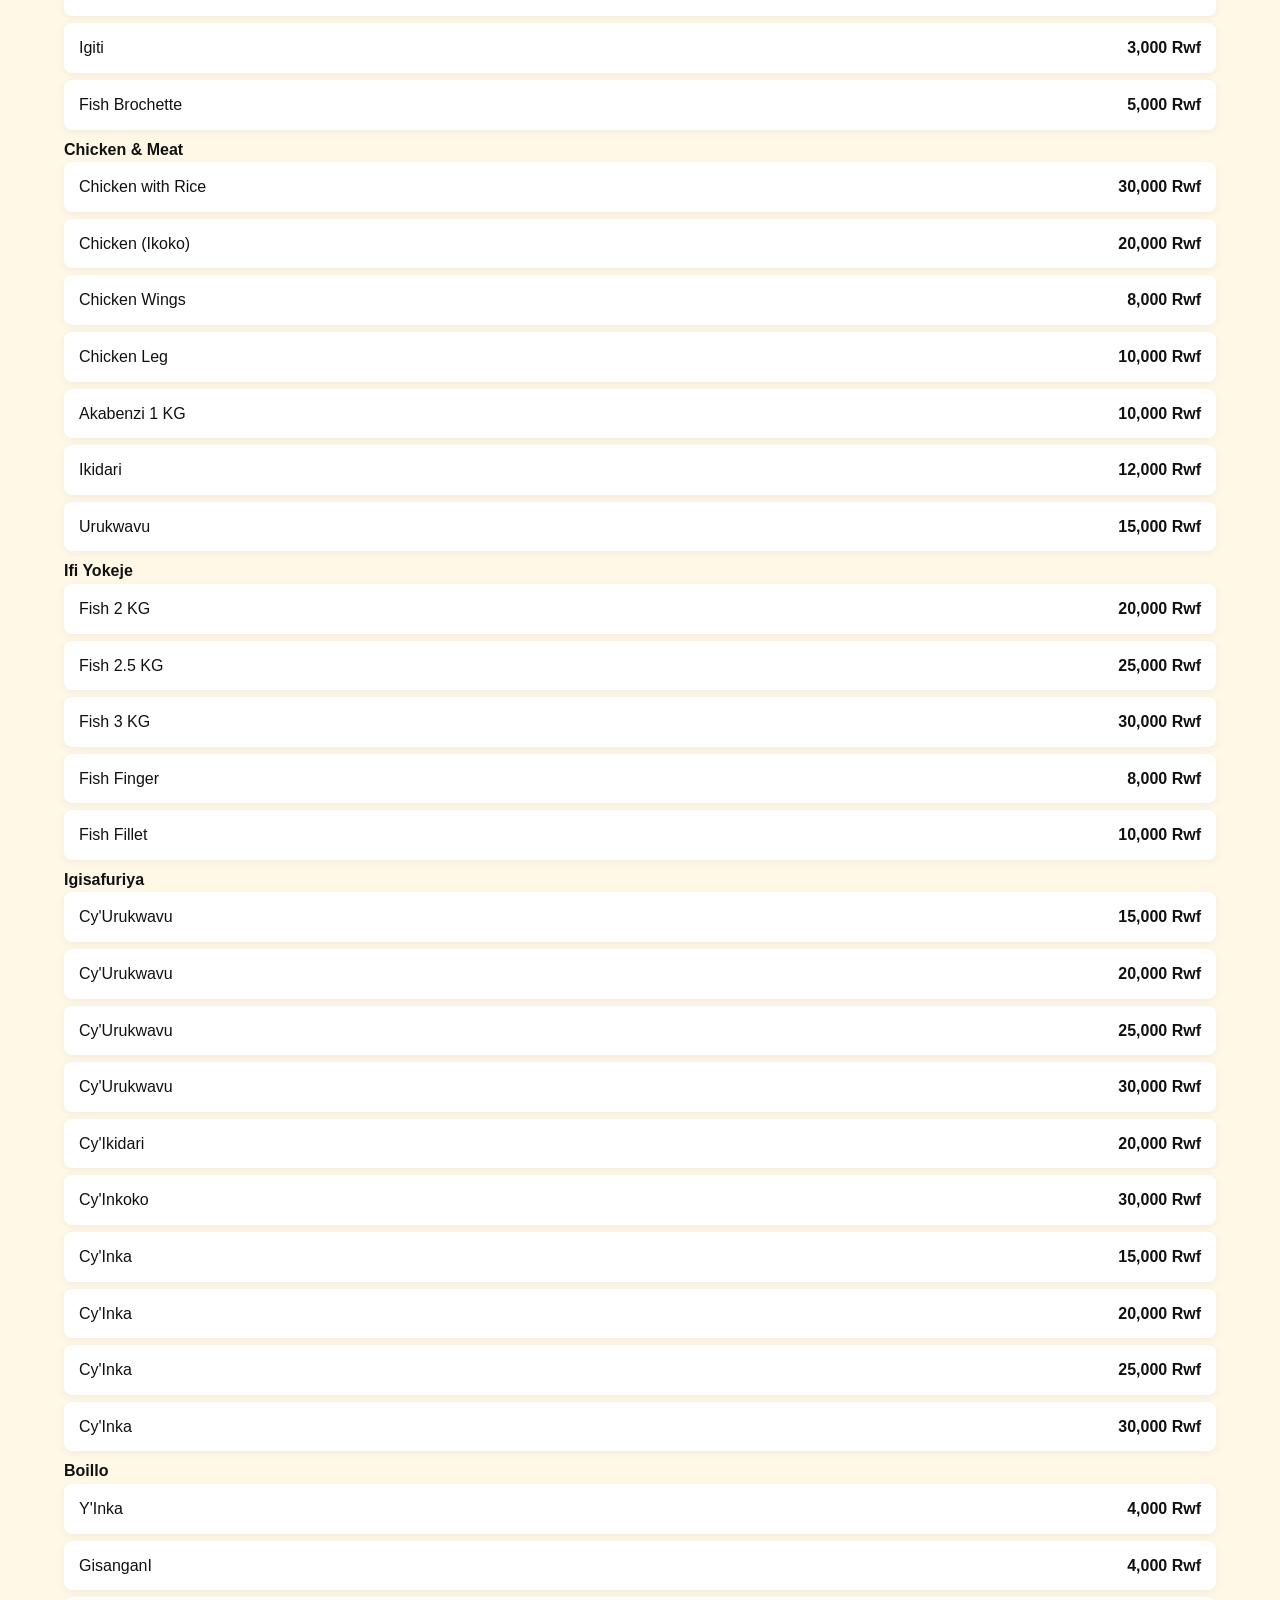
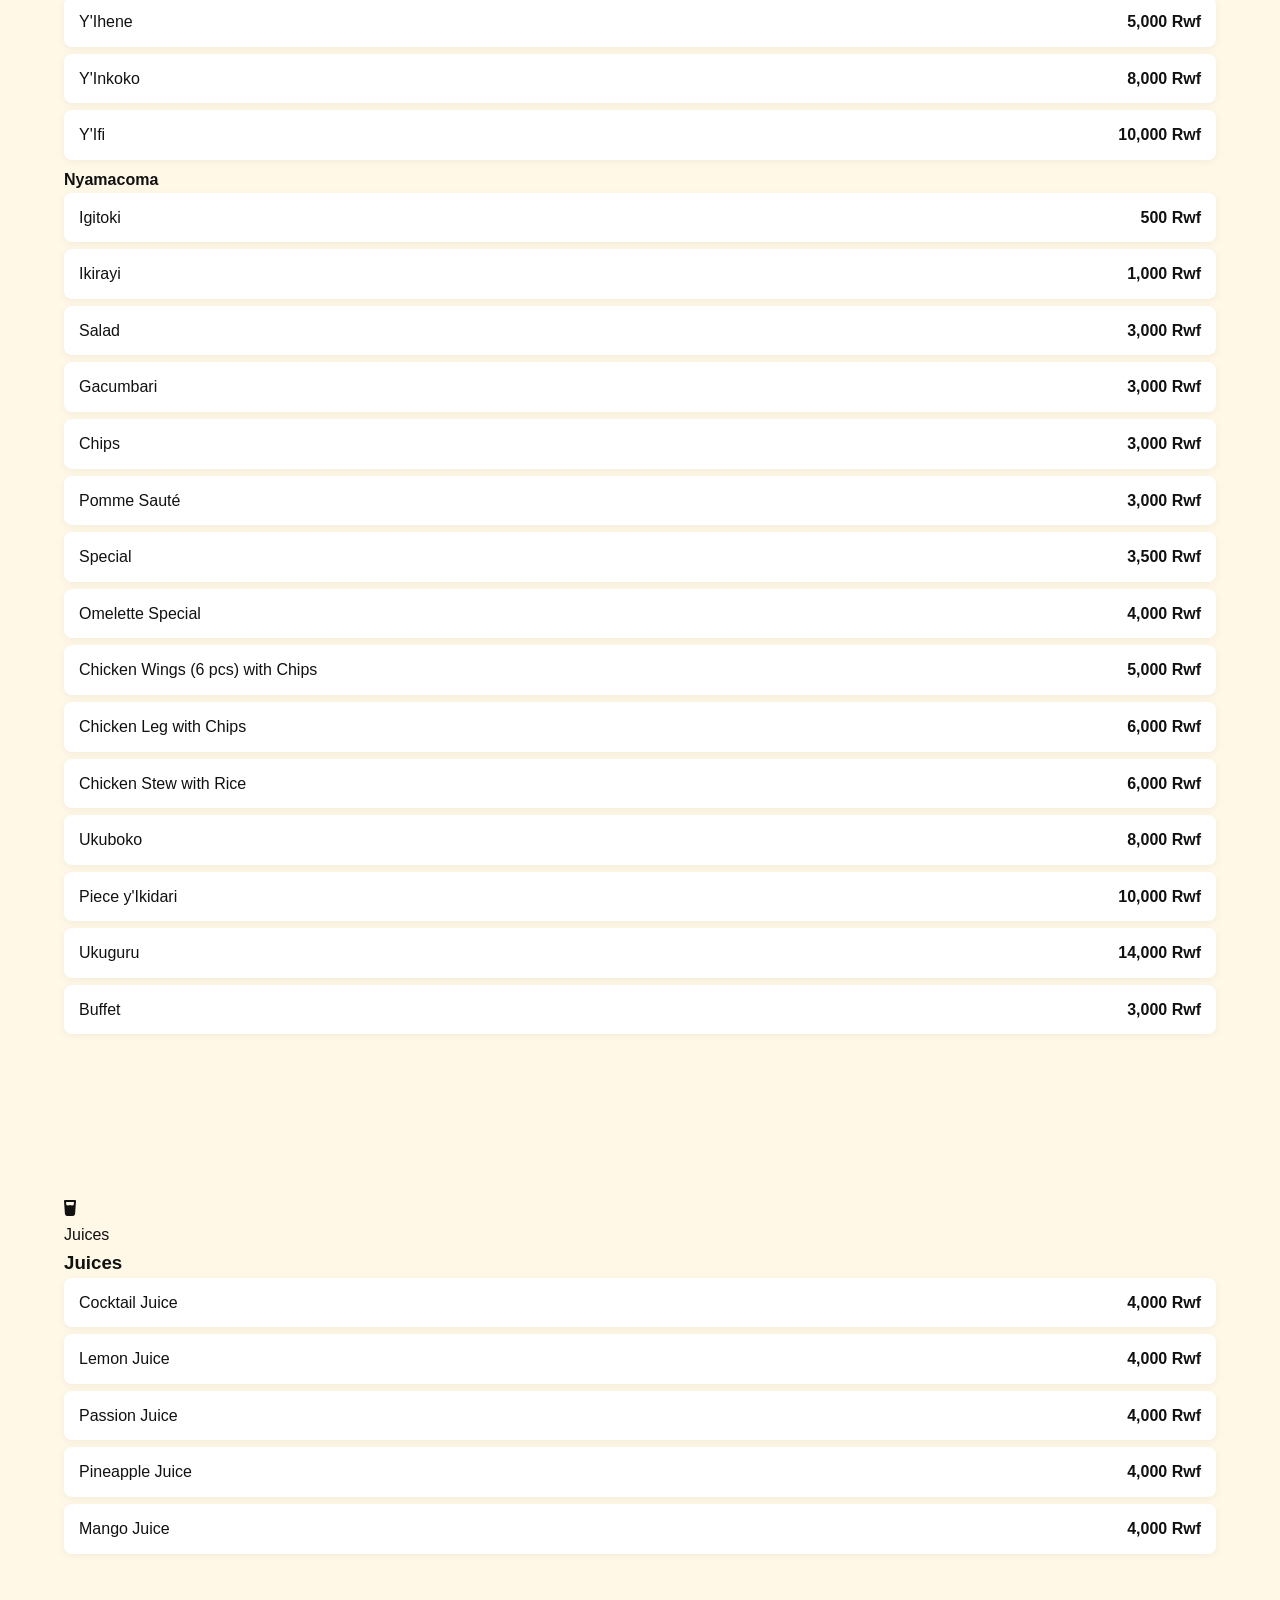
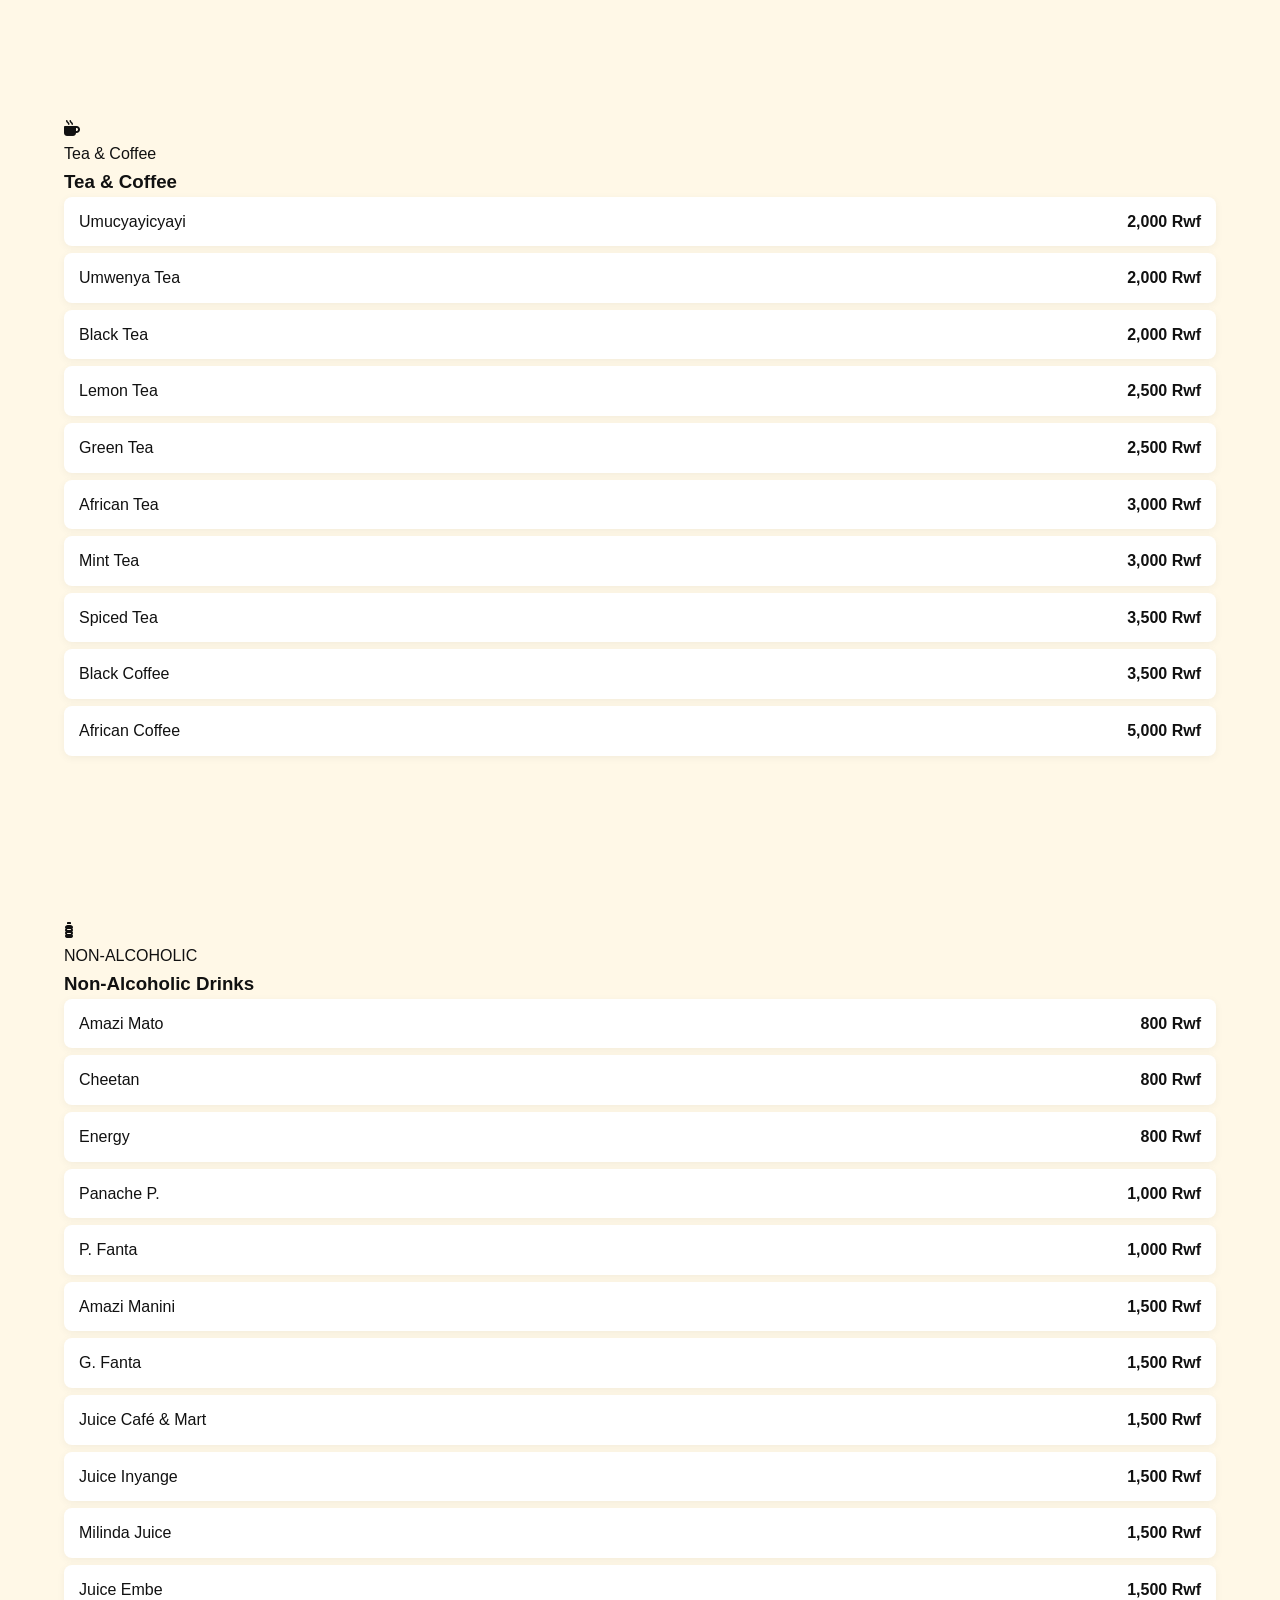
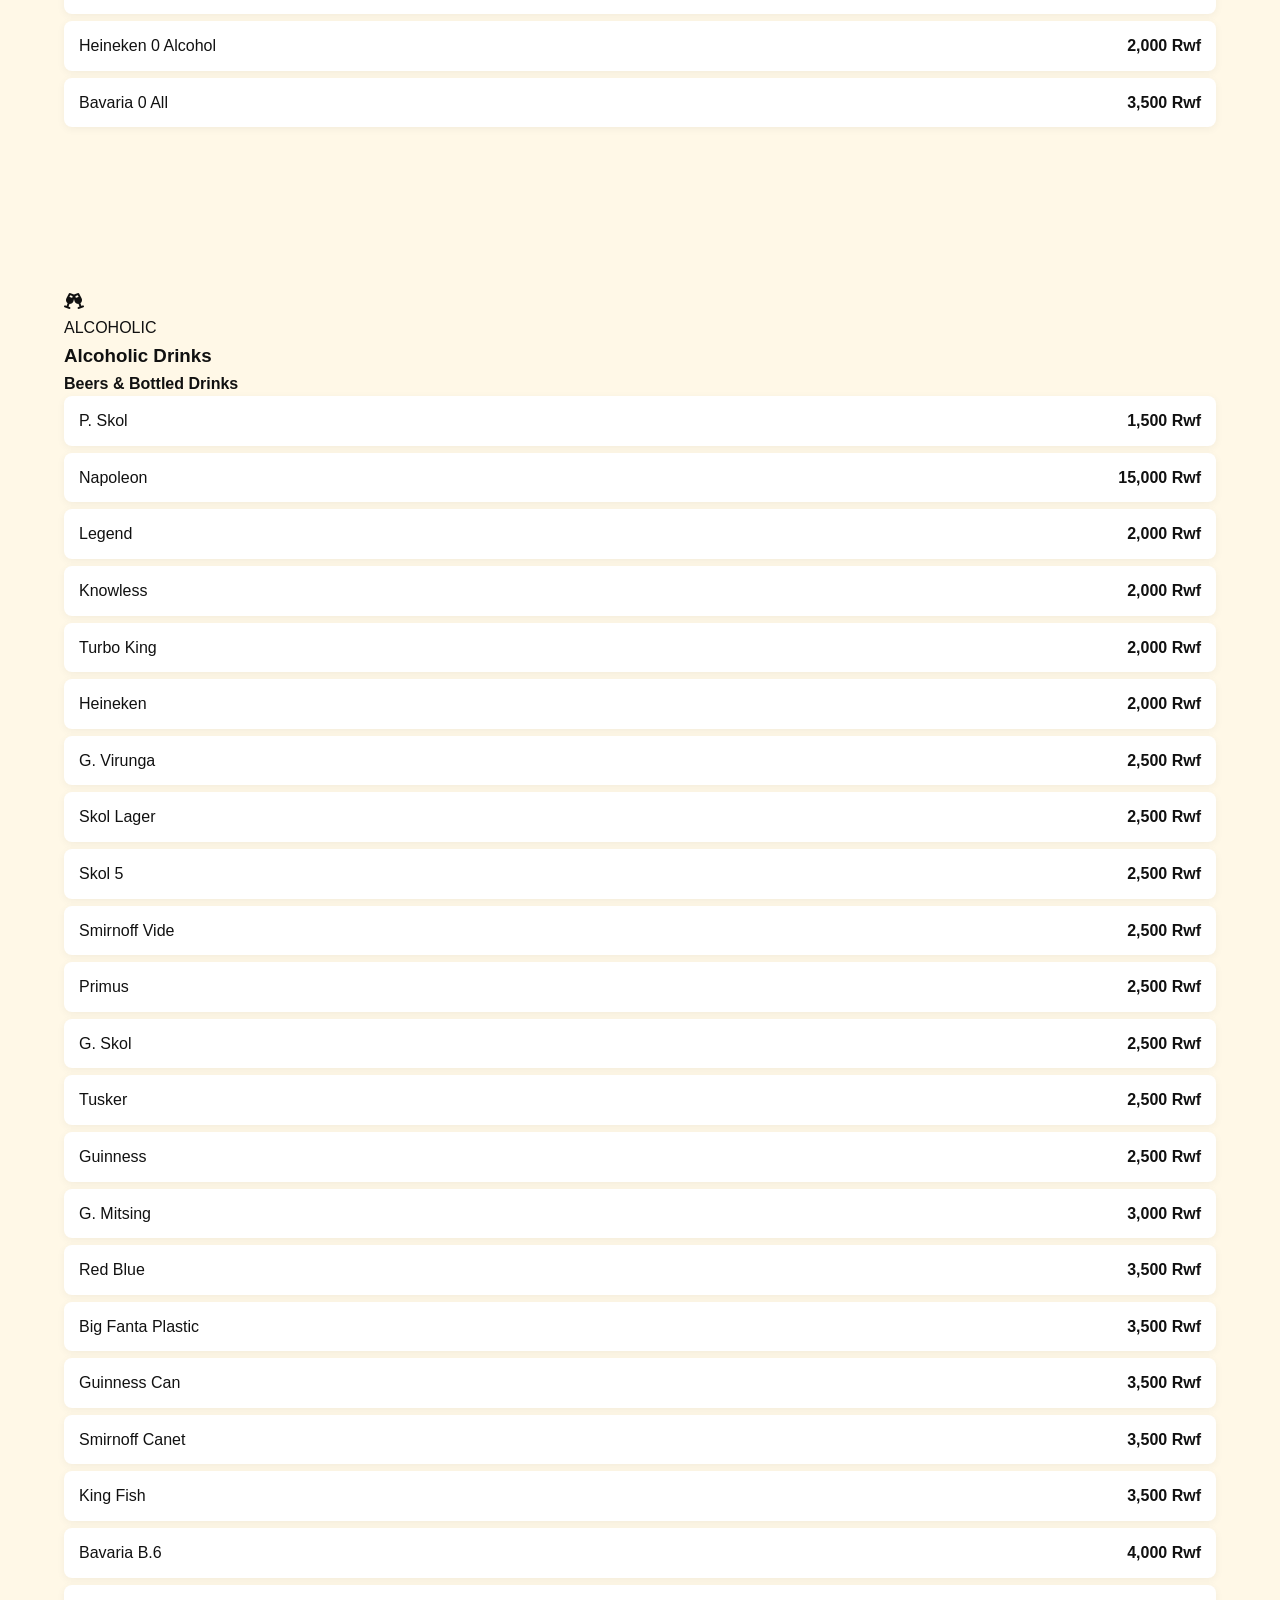
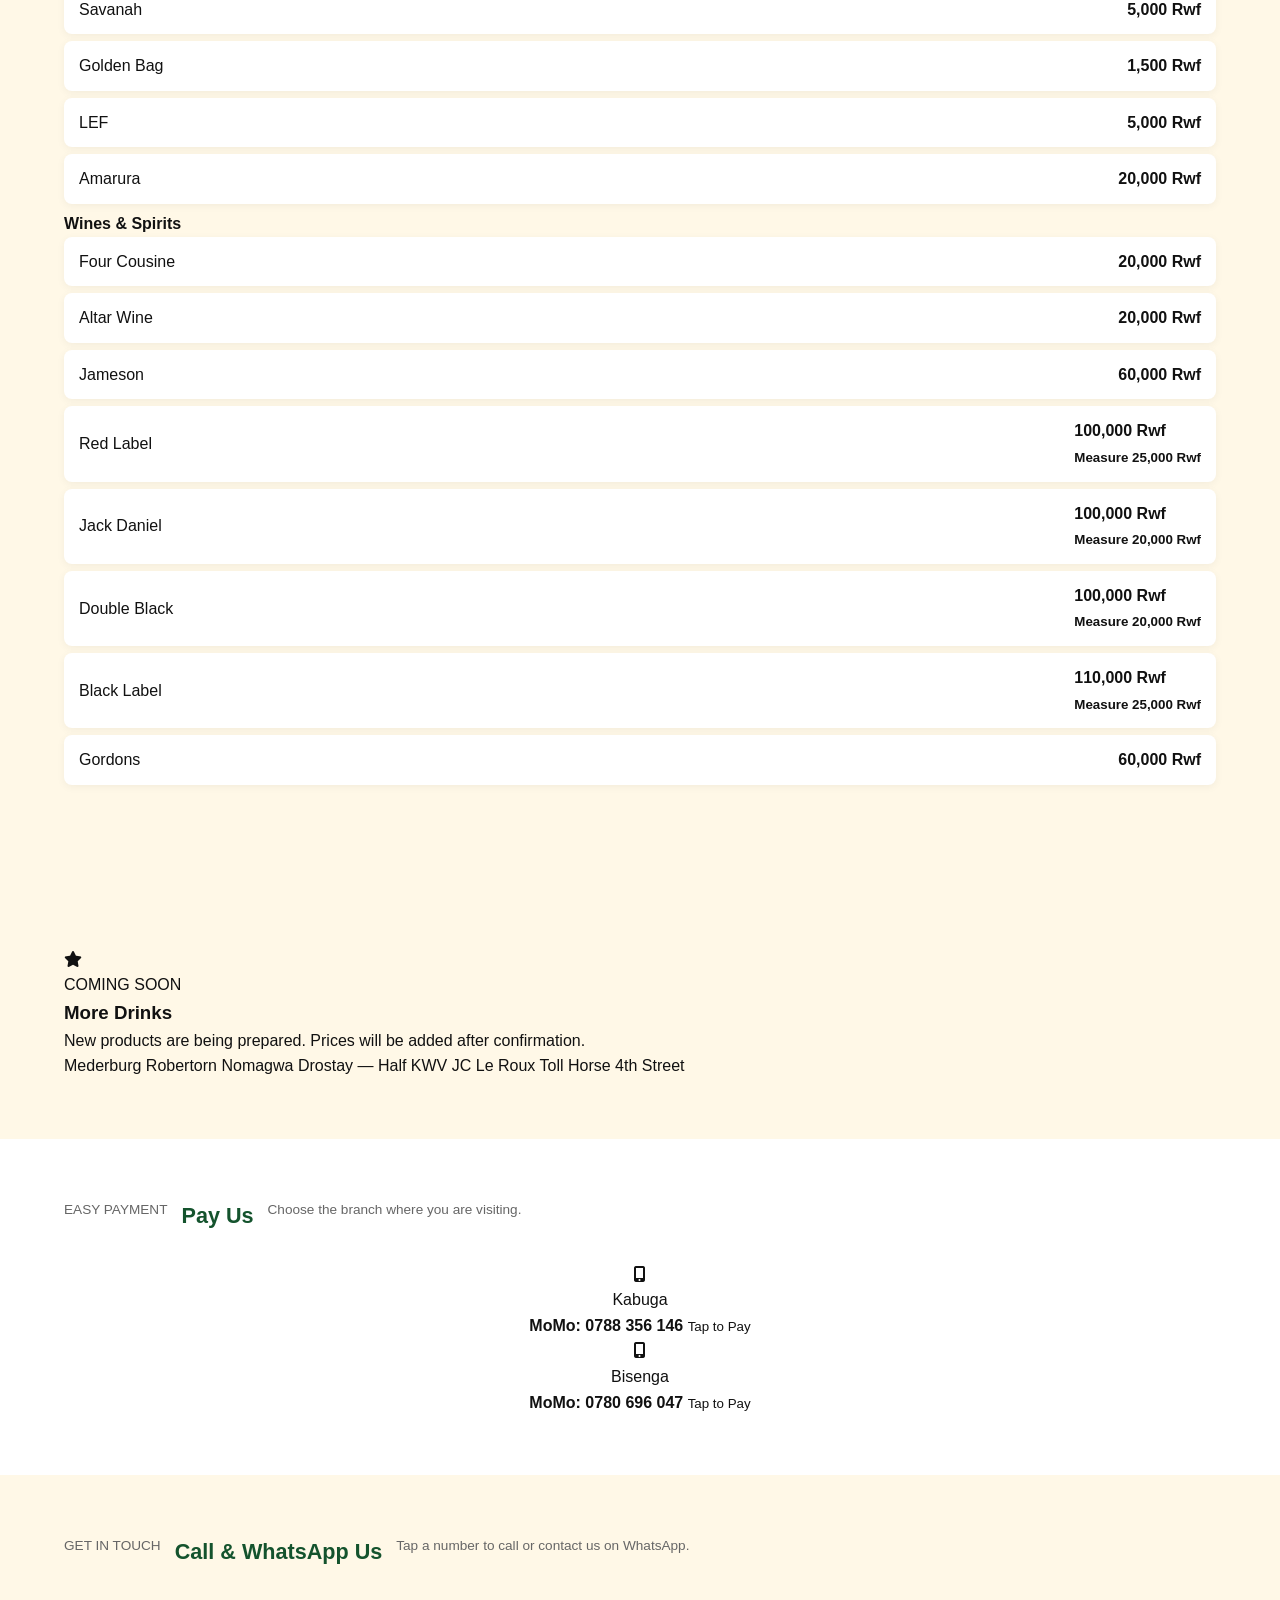
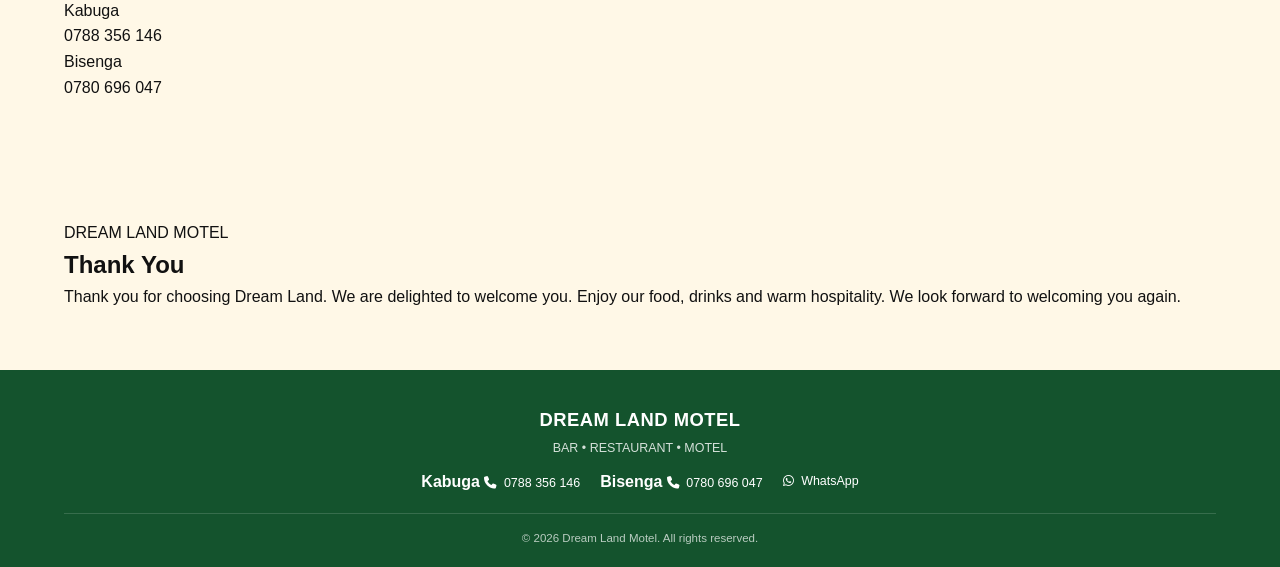
<file: menu.html>
<!DOCTYPE html>
<html lang="en">

<head>
    <meta charset="UTF-8">

    <meta name="viewport" content="width=device-width, initial-scale=1.0">

    <title>Dream Land Motel | Menu</title>

    <meta
        name="description"
        content="Dream Land Motel Bar & Restaurant — Food, Juices, Tea, Coffee and Drinks."
    >

    <!-- Main Menu Styles -->
    <link rel="stylesheet" href="style.css">

    <!-- Icons -->
    <link
        rel="stylesheet"
        href="https://cdnjs.cloudflare.com/ajax/libs/font-awesome/6.5.2/css/all.min.css"
    >
</head>


<body>

<!-- =====================================================
     PAGE LOADER
===================================================== -->

<div id="page-loader">

    <div class="loader-logo">
        DREAM LAND
    </div>

    <div class="loader-line"></div>

    <p>
        BAR • RESTAURANT • MOTEL
    </p>

</div>


<!-- =====================================================
     NAVBAR
===================================================== -->

<header class="navbar">

    <a href="index.html" class="brand">

        <span class="brand-main">
            DREAM LAND
        </span>

        <span class="brand-sub">
            MOTEL KIGALI
        </span>

    </a>


    <button
        class="menu-toggle"
        id="menuToggle"
        type="button"
        aria-label="Open menu"
        aria-expanded="false"
    >
        <i class="fa-solid fa-bars"></i>
    </button>


    <nav class="nav-links" id="navLinks">

        <a
            href="index.html"
            data-translate="home"
        >
            Home
        </a>

        <a
            href="menu.html"
            data-translate="menu"
        >
            Menu
        </a>

        <a
            href="menu.html#payment"
            data-translate="payUs"
        >
            Pay Us
        </a>

        <a
            href="menu.html#contact"
            data-translate="contact"
        >
            Contact
        </a>

        <!-- LANGUAGE -->
        <button
            id="languageToggle"
            type="button"
            data-translate="language"
        >
            Kinyarwanda
        </button>

    </nav>

</header>


<!-- =====================================================
     HERO
===================================================== -->

<section class="hero" id="home">

    <div class="hero-overlay"></div>

    <div class="hero-content">

        <p
            class="hero-label"
            data-translate="welcomeTo"
        >
            WELCOME TO
        </p>

        <h1>
            DREAM LAND MOTEL
        </h1>

        <h2>
            BAR & RESTAURANT
        </h2>

        <div class="gold-line"></div>

        <p
            class="hero-text"
            data-translate="goodFoodFineDrinks"
        >
            Good Food • Fine Drinks • Great Moments
        </p>


        <div class="hero-buttons">

            <a
                href="#menu"
                class="hero-button hero-menu-button"
            >
                <i class="fa-solid fa-utensils"></i>

                <span data-translate="viewOurMenu">
                    VIEW OUR MENU
                </span>

            </a>


            <a
                href="order.html"
                class="hero-button"
            >
                <i class="fa-solid fa-cart-shopping"></i>

                <span data-translate="orderNow">
                    ORDER NOW
                </span>

            </a>


            <a
                href="book.html"
                class="hero-button"
            >
                <i class="fa-solid fa-calendar-check"></i>

                <span data-translate="bookNow">
                    BOOK NOW
                </span>

            </a>


            <a
                href="book-space.html"
                class="hero-button"
            >
                <i class="fa-solid fa-calendar-plus"></i>

                <span data-translate="bookSpace">
                    Book a Space
                </span>

            </a>

        </div>

    </div>

</section>


<!-- =====================================================
     INTRO
===================================================== -->

<section class="intro reveal">

    <p
        class="small-label"
        data-translate="dreamLandMotel"
    >
        DREAM LAND MOTEL
    </p>

    <h2 data-translate="placeToEatRelax">
        A Place to Eat,<br>
        Relax & Enjoy
    </h2>

    <div class="gold-line"></div>

    <p data-translate="introMenuText">
        Welcome to Dream Land Motel.
        Enjoy delicious food, refreshing drinks
        and unforgettable moments in a warm
        and relaxing atmosphere.
    </p>

</section>


<!-- =====================================================
     MENU
===================================================== -->

<main id="menu" class="menu-section">


    <!-- =================================================
         MENU HEADING
    ================================================== -->

    <div class="section-heading reveal">

        <p
            class="small-label"
            data-translate="ourSelection"
        >
            OUR SELECTION
        </p>

        <h2 data-translate="ourMenu">
            Our Menu
        </h2>

        <p data-translate="chooseFavourite">
            Choose your favourite food and drinks.
        </p>

    </div>


    <!-- =================================================
         FOOD
    ================================================== -->

    <section class="menu-category reveal">

        <div class="category-heading">

            <div class="category-icon">
                <i class="fa-solid fa-utensils"></i>
            </div>

            <div>

                <p
                    class="small-label"
                    data-translate="food"
                >
                    FOOD
                </p>

                <h3 data-translate="ourFood">
                    Our Food
                </h3>

            </div>

        </div>


        <!-- BROCHETTE -->

        <div class="menu-subcategory">

            <h4>
                Brochette
            </h4>

            <div class="menu-list">

                <div class="menu-item">
                    <span>Umubiri</span>
                    <strong>2,000 Rwf</strong>
                </div>

                <div class="menu-item">
                    <span>Umwijima</span>
                    <strong>2,000 Rwf</strong>
                </div>

                <div class="menu-item">
                    <span>Umutima</span>
                    <strong>2,000 Rwf</strong>
                </div>

                <div class="menu-item">
                    <span>Impyiko</span>
                    <strong>2,000 Rwf</strong>
                </div>

                <div class="menu-item">
                    <span>Zingaro</span>
                    <strong>2,500 Rwf</strong>
                </div>

                <div class="menu-item">
                    <span>Ururimi</span>
                    <strong>2,500 Rwf</strong>
                </div>

                <div class="menu-item">
                    <span>Umushishito</span>
                    <strong>2,500 Rwf</strong>
                </div>

                <div class="menu-item">
                    <span>Igiti</span>
                    <strong>3,000 Rwf</strong>
                </div>

                <div class="menu-item">
                    <span>Fish Brochette</span>
                    <strong>5,000 Rwf</strong>
                </div>

            </div>

        </div>


        <!-- CHICKEN & MEAT -->

        <div class="menu-subcategory">

            <h4 data-translate="chickenMeat">
                Chicken & Meat
            </h4>

            <div class="menu-list">

                <div class="menu-item">
                    <span>Chicken with Rice</span>
                    <strong>30,000 Rwf</strong>
                </div>

                <div class="menu-item">
                    <span>Chicken (Ikoko)</span>
                    <strong>20,000 Rwf</strong>
                </div>

                <div class="menu-item">
                    <span>Chicken Wings</span>
                    <strong>8,000 Rwf</strong>
                </div>

                <div class="menu-item">
                    <span>Chicken Leg</span>
                    <strong>10,000 Rwf</strong>
                </div>

                <div class="menu-item">
                    <span>Akabenzi 1 KG</span>
                    <strong>10,000 Rwf</strong>
                </div>

                <div class="menu-item">
                    <span>Ikidari</span>
                    <strong>12,000 Rwf</strong>
                </div>

                <div class="menu-item">
                    <span>Urukwavu</span>
                    <strong>15,000 Rwf</strong>
                </div>

            </div>

        </div>


        <!-- IFI YOKEJE -->

        <div class="menu-subcategory">

            <h4>
                Ifi Yokeje
            </h4>

            <div class="menu-list">

                <div class="menu-item">
                    <span>Fish 2 KG</span>
                    <strong>20,000 Rwf</strong>
                </div>

                <div class="menu-item">
                    <span>Fish 2.5 KG</span>
                    <strong>25,000 Rwf</strong>
                </div>

                <div class="menu-item">
                    <span>Fish 3 KG</span>
                    <strong>30,000 Rwf</strong>
                </div>

                <div class="menu-item">
                    <span>Fish Finger</span>
                    <strong>8,000 Rwf</strong>
                </div>

                <div class="menu-item">
                    <span>Fish Fillet</span>
                    <strong>10,000 Rwf</strong>
                </div>

            </div>

        </div>


        <!-- IGISAFURIYA -->

        <div class="menu-subcategory">

            <h4>
                Igisafuriya
            </h4>

            <div class="menu-list">

                <div class="menu-item">
                    <span>Cy'Urukwavu</span>
                    <strong>15,000 Rwf</strong>
                </div>

                <div class="menu-item">
                    <span>Cy'Urukwavu</span>
                    <strong>20,000 Rwf</strong>
                </div>

                <div class="menu-item">
                    <span>Cy'Urukwavu</span>
                    <strong>25,000 Rwf</strong>
                </div>

                <div class="menu-item">
                    <span>Cy'Urukwavu</span>
                    <strong>30,000 Rwf</strong>
                </div>

                <div class="menu-item">
                    <span>Cy'Ikidari</span>
                    <strong>20,000 Rwf</strong>
                </div>

                <div class="menu-item">
                    <span>Cy'Inkoko</span>
                    <strong>30,000 Rwf</strong>
                </div>

                <div class="menu-item">
                    <span>Cy'Inka</span>
                    <strong>15,000 Rwf</strong>
                </div>

                <div class="menu-item">
                    <span>Cy'Inka</span>
                    <strong>20,000 Rwf</strong>
                </div>

                <div class="menu-item">
                    <span>Cy'Inka</span>
                    <strong>25,000 Rwf</strong>
                </div>

                <div class="menu-item">
                    <span>Cy'Inka</span>
                    <strong>30,000 Rwf</strong>
                </div>

            </div>

        </div>


        <!-- BOILLO -->

        <div class="menu-subcategory">

            <h4>
                Boillo
            </h4>

            <div class="menu-list">

                <div class="menu-item">
                    <span>Y'Inka</span>
                    <strong>4,000 Rwf</strong>
                </div>

                <div class="menu-item">
                    <span>GisanganI</span>
                    <strong>4,000 Rwf</strong>
                </div>

                <div class="menu-item">
                    <span>Y'Ihene</span>
                    <strong>5,000 Rwf</strong>
                </div>

                <div class="menu-item">
                    <span>Y'Inkoko</span>
                    <strong>8,000 Rwf</strong>
                </div>

                <div class="menu-item">
                    <span>Y'Ifi</span>
                    <strong>10,000 Rwf</strong>
                </div>

            </div>

        </div>


        <!-- NYAMACOMA -->

        <div class="menu-subcategory">

            <h4>
                Nyamacoma
            </h4>

            <div class="menu-list">

                <div class="menu-item">
                    <span>Igitoki</span>
                    <strong>500 Rwf</strong>
                </div>

                <div class="menu-item">
                    <span>Ikirayi</span>
                    <strong>1,000 Rwf</strong>
                </div>

                <div class="menu-item">
                    <span>Salad</span>
                    <strong>3,000 Rwf</strong>
                </div>

                <div class="menu-item">
                    <span>Gacumbari</span>
                    <strong>3,000 Rwf</strong>
                </div>

                <div class="menu-item">
                    <span>Chips</span>
                    <strong>3,000 Rwf</strong>
                </div>

                <div class="menu-item">
                    <span>Pomme Sauté</span>
                    <strong>3,000 Rwf</strong>
                </div>

                <div class="menu-item">
                    <span>Special</span>
                    <strong>3,500 Rwf</strong>
                </div>

                <div class="menu-item">
                    <span>Omelette Special</span>
                    <strong>4,000 Rwf</strong>
                </div>

                <div class="menu-item">
                    <span>Chicken Wings (6 pcs) with Chips</span>
                    <strong>5,000 Rwf</strong>
                </div>

                <div class="menu-item">
                    <span>Chicken Leg with Chips</span>
                    <strong>6,000 Rwf</strong>
                </div>

                <div class="menu-item">
                    <span>Chicken Stew with Rice</span>
                    <strong>6,000 Rwf</strong>
                </div>

                <div class="menu-item">
                    <span>Ukuboko</span>
                    <strong>8,000 Rwf</strong>
                </div>

                <div class="menu-item">
                    <span>Piece y'Ikidari</span>
                    <strong>10,000 Rwf</strong>
                </div>

                <div class="menu-item">
                    <span>Ukuguru</span>
                    <strong>14,000 Rwf</strong>
                </div>

                <div class="menu-item">
                    <span>Buffet</span>
                    <strong>3,000 Rwf</strong>
                </div>

            </div>

        </div>

    </section>


    <!-- =================================================
         JUICES
    ================================================== -->

    <section class="menu-category reveal">

        <div class="category-heading">

            <div class="category-icon">
                <i class="fa-solid fa-glass-water"></i>
            </div>

            <div>

                <p
                    class="small-label"
                    data-translate="juices"
                >
                    JUICES
                </p>

                <h3 data-translate="juices">
                    Juices
                </h3>

            </div>

        </div>


        <div class="menu-list">

            <div class="menu-item">
                <span>Cocktail Juice</span>
                <strong>4,000 Rwf</strong>
            </div>

            <div class="menu-item">
                <span>Lemon Juice</span>
                <strong>4,000 Rwf</strong>
            </div>

            <div class="menu-item">
                <span>Passion Juice</span>
                <strong>4,000 Rwf</strong>
            </div>

            <div class="menu-item">
                <span>Pineapple Juice</span>
                <strong>4,000 Rwf</strong>
            </div>

            <div class="menu-item">
                <span>Mango Juice</span>
                <strong>4,000 Rwf</strong>
            </div>

        </div>

    </section>


    <!-- =================================================
         TEA & COFFEE
    ================================================== -->

    <section class="menu-category reveal">

        <div class="category-heading">

            <div class="category-icon">
                <i class="fa-solid fa-mug-hot"></i>
            </div>

            <div>

                <p
                    class="small-label"
                    data-translate="teaCoffee"
                >
                    TEA & COFFEE
                </p>

                <h3 data-translate="teaCoffee">
                    Tea & Coffee
                </h3>

            </div>

        </div>


        <div class="menu-list">

            <div class="menu-item">
                <span>Umucyayicyayi</span>
                <strong>2,000 Rwf</strong>
            </div>

            <div class="menu-item">
                <span>Umwenya Tea</span>
                <strong>2,000 Rwf</strong>
            </div>

            <div class="menu-item">
                <span>Black Tea</span>
                <strong>2,000 Rwf</strong>
            </div>

            <div class="menu-item">
                <span>Lemon Tea</span>
                <strong>2,500 Rwf</strong>
            </div>

            <div class="menu-item">
                <span>Green Tea</span>
                <strong>2,500 Rwf</strong>
            </div>

            <div class="menu-item">
                <span>African Tea</span>
                <strong>3,000 Rwf</strong>
            </div>

            <div class="menu-item">
                <span>Mint Tea</span>
                <strong>3,000 Rwf</strong>
            </div>

            <div class="menu-item">
                <span>Spiced Tea</span>
                <strong>3,500 Rwf</strong>
            </div>

            <div class="menu-item">
                <span>Black Coffee</span>
                <strong>3,500 Rwf</strong>
            </div>

            <div class="menu-item">
                <span>African Coffee</span>
                <strong>5,000 Rwf</strong>
            </div>

        </div>

    </section>


    <!-- =================================================
         NON-ALCOHOLIC DRINKS
    ================================================== -->

    <section class="menu-category reveal">

        <div class="category-heading">

            <div class="category-icon">
                <i class="fa-solid fa-bottle-water"></i>
            </div>

            <div>

                <p
                    class="small-label"
                    data-translate="nonAlcoholicShort"
                >
                    IBIDASEMBUYE
                </p>

                <h3 data-translate="nonAlcoholic">
                    Non-Alcoholic Drinks
                </h3>

            </div>

        </div>


        <div class="menu-list">

            <div class="menu-item">
                <span>Amazi Mato</span>
                <strong>800 Rwf</strong>
            </div>

            <div class="menu-item">
                <span>Cheetan</span>
                <strong>800 Rwf</strong>
            </div>

            <div class="menu-item">
                <span>Energy</span>
                <strong>800 Rwf</strong>
            </div>

            <div class="menu-item">
                <span>Panache P.</span>
                <strong>1,000 Rwf</strong>
            </div>

            <div class="menu-item">
                <span>P. Fanta</span>
                <strong>1,000 Rwf</strong>
            </div>

            <div class="menu-item">
                <span>Amazi Manini</span>
                <strong>1,500 Rwf</strong>
            </div>

            <div class="menu-item">
                <span>G. Fanta</span>
                <strong>1,500 Rwf</strong>
            </div>

            <div class="menu-item">
                <span>Juice Café & Mart</span>
                <strong>1,500 Rwf</strong>
            </div>

            <div class="menu-item">
                <span>Juice Inyange</span>
                <strong>1,500 Rwf</strong>
            </div>

            <div class="menu-item">
                <span>Milinda Juice</span>
                <strong>1,500 Rwf</strong>
            </div>

            <div class="menu-item">
                <span>Juice Embe</span>
                <strong>1,500 Rwf</strong>
            </div>

            <div class="menu-item">
                <span>Heineken 0 Alcohol</span>
                <strong>2,000 Rwf</strong>
            </div>

            <div class="menu-item">
                <span>Bavaria 0 All</span>
                <strong>3,500 Rwf</strong>
            </div>

        </div>

    </section>


    <!-- =================================================
         ALCOHOLIC DRINKS
    ================================================== -->

    <section class="menu-category reveal">

        <div class="category-heading">

            <div class="category-icon">
                <i class="fa-solid fa-champagne-glasses"></i>
            </div>

            <div>

                <p
                    class="small-label"
                    data-translate="alcoholicShort"
                >
                    IBISEMBUYE
                </p>

                <h3 data-translate="alcoholic">
                    Alcoholic Drinks
                </h3>

            </div>

        </div>


        <!-- BEERS & BOTTLED DRINKS -->

        <div class="menu-subcategory">

            <h4 data-translate="beersBottled">
                Beers & Bottled Drinks
            </h4>

            <div class="menu-list">

                <div class="menu-item">
                    <span>P. Skol</span>
                    <strong>1,500 Rwf</strong>
                </div>

                <div class="menu-item">
                    <span>Napoleon</span>
                    <strong>15,000 Rwf</strong>
                </div>

                <div class="menu-item">
                    <span>Legend</span>
                    <strong>2,000 Rwf</strong>
                </div>

                <div class="menu-item">
                    <span>Knowless</span>
                    <strong>2,000 Rwf</strong>
                </div>

                <div class="menu-item">
                    <span>Turbo King</span>
                    <strong>2,000 Rwf</strong>
                </div>

                <div class="menu-item">
                    <span>Heineken</span>
                    <strong>2,000 Rwf</strong>
                </div>

                <div class="menu-item">
                    <span>G. Virunga</span>
                    <strong>2,500 Rwf</strong>
                </div>

                <div class="menu-item">
                    <span>Skol Lager</span>
                    <strong>2,500 Rwf</strong>
                </div>

                <div class="menu-item">
                    <span>Skol 5</span>
                    <strong>2,500 Rwf</strong>
                </div>

                <div class="menu-item">
                    <span>Smirnoff Vide</span>
                    <strong>2,500 Rwf</strong>
                </div>

                <div class="menu-item">
                    <span>Primus</span>
                    <strong>2,500 Rwf</strong>
                </div>

                <div class="menu-item">
                    <span>G. Skol</span>
                    <strong>2,500 Rwf</strong>
                </div>

                <div class="menu-item">
                    <span>Tusker</span>
                    <strong>2,500 Rwf</strong>
                </div>

                <div class="menu-item">
                    <span>Guinness</span>
                    <strong>2,500 Rwf</strong>
                </div>

                <div class="menu-item">
                    <span>G. Mitsing</span>
                    <strong>3,000 Rwf</strong>
                </div>

                <div class="menu-item">
                    <span>Red Blue</span>
                    <strong>3,500 Rwf</strong>
                </div>

                <div class="menu-item">
                    <span>Big Fanta Plastic</span>
                    <strong>3,500 Rwf</strong>
                </div>

                <div class="menu-item">
                    <span>Guinness Can</span>
                    <strong>3,500 Rwf</strong>
                </div>

                <div class="menu-item">
                    <span>Smirnoff Canet</span>
                    <strong>3,500 Rwf</strong>
                </div>

                <div class="menu-item">
                    <span>King Fish</span>
                    <strong>3,500 Rwf</strong>
                </div>

                <div class="menu-item">
                    <span>Bavaria B.6</span>
                    <strong>4,000 Rwf</strong>
                </div>

                <div class="menu-item">
                    <span>Savanah</span>
                    <strong>5,000 Rwf</strong>
                </div>

                <div class="menu-item">
                    <span>Golden Bag</span>
                    <strong>1,500 Rwf</strong>
                </div>

                <div class="menu-item">
                    <span>LEF</span>
                    <strong>5,000 Rwf</strong>
                </div>

                <div class="menu-item">
                    <span>Amarura</span>
                    <strong>20,000 Rwf</strong>
                </div>

            </div>

        </div>


        <!-- WINES & SPIRITS -->

        <div class="menu-subcategory">

            <h4 data-translate="winesSpirits">
                Wines & Spirits
            </h4>

            <div class="menu-list">

                <div class="menu-item">
                    <span>Four Cousine</span>
                    <strong>20,000 Rwf</strong>
                </div>

                <div class="menu-item">
                    <span>Altar Wine</span>
                    <strong>20,000 Rwf</strong>
                </div>

                <div class="menu-item">
                    <span>Jameson</span>
                    <strong>60,000 Rwf</strong>
                </div>

                <div class="menu-item">

                    <span>
                        Red Label
                    </span>

                    <strong>
                        100,000 Rwf<br>

                        <small data-translate="measurePrice25000">
                            Gupima 25,000 Rwf
                        </small>

                    </strong>

                </div>

                <div class="menu-item">

                    <span>
                        Jack Daniel
                    </span>

                    <strong>
                        100,000 Rwf<br>

                        <small data-translate="measurePrice20000">
                            Gupima 20,000 Rwf
                        </small>

                    </strong>

                </div>

                <div class="menu-item">

                    <span>
                        Double Black
                    </span>

                    <strong>
                        100,000 Rwf<br>

                        <small data-translate="measurePrice20000">
                            Gupima 20,000 Rwf
                        </small>

                    </strong>

                </div>

                <div class="menu-item">

                    <span>
                        Black Label
                    </span>

                    <strong>
                        110,000 Rwf<br>

                        <small data-translate="measurePrice25000">
                            Gupima 25,000 Rwf
                        </small>

                    </strong>

                </div>

                <div class="menu-item">

                    <span>
                        Gordons
                    </span>

                    <strong>
                        60,000 Rwf
                    </strong>

                </div>

            </div>

        </div>

    </section>


    <!-- =================================================
         COMING SOON
    ================================================== -->

    <section class="new-items reveal">

        <div class="category-heading">

            <div class="category-icon">
                <i class="fa-solid fa-star"></i>
            </div>

            <div>

                <p
                    class="small-label"
                    data-translate="comingSoon"
                >
                    COMING SOON
                </p>

                <h3 data-translate="moreDrinks">
                    More Drinks
                </h3>

            </div>

        </div>

        <p
            class="new-items-note"
            data-translate="newProductsNote"
        >
            New products are being prepared.
            Prices will be added after confirmation.
        </p>

        <div class="new-items-list">

            <span>Mederburg</span>
            <span>Robertorn</span>
            <span>Nomagwa</span>
            <span>Drostay — Half</span>
            <span>KWV</span>
            <span>JC Le Roux</span>
            <span>Toll Horse</span>
            <span>4th Street</span>

        </div>

    </section>


    <!-- =================================================
         PAYMENT
    ================================================== -->

    <section
        class="payment-section reveal"
        id="payment"
    >

        <div class="section-heading">

            <p
                class="small-label"
                data-translate="easyPayment"
            >
                EASY PAYMENT
            </p>

            <h2 data-translate="payUs">
                Pay Us
            </h2>

            <p data-translate="chooseBranch">
                Choose the branch where you are visiting.
            </p>

        </div>


        <div class="payment-grid">

            <!-- KABUGA -->

            <a
                class="payment-card"
                href="tel:*182*1*1*0788356146%23"
            >

                <div class="payment-icon">
                    <i class="fa-solid fa-mobile-screen-button"></i>
                </div>

                <div class="payment-location">
                    Kabuga
                </div>

                <strong>
                    MoMo: 0788 356 146
                </strong>

                <small data-translate="tapToPay">
                    Tap to Pay
                </small>

            </a>


            <!-- BISENGA -->

            <a
                class="payment-card"
                href="tel:*182*1*1*0780696047%23"
            >

                <div class="payment-icon">
                    <i class="fa-solid fa-mobile-screen-button"></i>
                </div>

                <div class="payment-location">
                    Bisenga
                </div>

                <strong>
                    MoMo: 0780 696 047
                </strong>

                <small data-translate="tapToPay">
                    Tap to Pay
                </small>

            </a>

        </div>

    </section>


    <!-- =================================================
         CONTACT
    ================================================== -->

    <section
        class="contact-section reveal"
        id="contact"
    >

        <div class="section-heading">

            <p
                class="small-label"
                data-translate="getInTouch"
            >
                GET IN TOUCH
            </p>

            <h2 data-translate="callWhatsApp">
                Call & WhatsApp Us
            </h2>

            <p data-translate="tapNumber">
                Tap a number to call or contact us on WhatsApp.
            </p>

        </div>


        <div class="contact-grid">


            <!-- KABUGA -->

            <div class="contact-card">

                <div class="contact-location">
                    Kabuga
                </div>

                <div class="contact-number">
                    0788 356 146
                </div>

                <div class="contact-actions">

                    <a
                        href="tel:+250788356146"
                        class="call-button"
                    >
                        <i class="fa-solid fa-phone"></i>

                        <span data-translate="call">
                            Call
                        </span>

                    </a>

                    <a
                        href="https://wa.me/250788356146"
                        class="whatsapp-button"
                        target="_blank"
                        rel="noopener"
                    >
                        <i class="fa-brands fa-whatsapp"></i>

                        <span data-translate="whatsapp">
                            WhatsApp
                        </span>

                    </a>

                </div>

            </div>


            <!-- BISENGA -->

            <div class="contact-card">

                <div class="contact-location">
                    Bisenga
                </div>

                <div class="contact-number">
                    0780 696 047
                </div>

                <div class="contact-actions">

                    <a
                        href="tel:+250780696047"
                        class="call-button"
                    >
                        <i class="fa-solid fa-phone"></i>

                        <span data-translate="call">
                            Call
                        </span>

                    </a>

                    <a
                        href="https://wa.me/250780696047"
                        class="whatsapp-button"
                        target="_blank"
                        rel="noopener"
                    >
                        <i class="fa-brands fa-whatsapp"></i>

                        <span data-translate="whatsapp">
                            WhatsApp
                        </span>

                    </a>

                </div>

            </div>

        </div>

    </section>


    <!-- =================================================
         FINAL MESSAGE
    ================================================== -->

    <section class="final-message reveal">

        <p
            class="small-label"
            data-translate="dreamLandMotel"
        >
            DREAM LAND MOTEL
        </p>

        <h2 data-translate="thankYou">
            Thank You
        </h2>

        <div class="gold-line"></div>

        <p data-translate="thankYouText">
            Thank you for choosing Dream Land.
            We are delighted to welcome you.
            Enjoy our food, drinks and warm hospitality.
            We look forward to welcoming you again.
        </p>

    </section>


</main>


<!-- =====================================================
     FLOATING ACTIONS
     KABUGA — 0788 356 146
===================================================== -->

<div class="floating-actions">

    <a
        href="tel:+250788356146"
        class="floating-call"
        aria-label="Call Dream Land Motel Kabuga"
        title="Call Kabuga: 0788 356 146"
    >
        <i class="fa-solid fa-phone"></i>
    </a>


    <a
        href="https://wa.me/250788356146"
        class="floating-whatsapp"
        target="_blank"
        rel="noopener"
        aria-label="WhatsApp Dream Land Motel Kabuga"
        title="WhatsApp Kabuga: 0788 356 146"
    >
        <i class="fa-brands fa-whatsapp"></i>
    </a>

</div>


<!-- =====================================================
     FOOTER
===================================================== -->

<footer>

    <div class="footer-logo">
        DREAM LAND MOTEL
    </div>

    <p>
        BAR • RESTAURANT • MOTEL
    </p>


    <div class="footer-contact">

        <div class="footer-branch">

            <strong>
                Kabuga
            </strong>

            <a href="tel:+250788356146">

                <i class="fa-solid fa-phone"></i>

                0788 356 146

            </a>

        </div>


        <div class="footer-branch">

            <strong>
                Bisenga
            </strong>

            <a href="tel:+250780696047">

                <i class="fa-solid fa-phone"></i>

                0780 696 047

            </a>

        </div>


        <a
            href="https://wa.me/250788356146"
            target="_blank"
            rel="noopener"
        >

            <i class="fa-brands fa-whatsapp"></i>

            <span data-translate="whatsapp">
                WhatsApp
            </span>

        </a>

    </div>


    <p class="copyright">
        © 2026 Dream Land Motel.
        <span data-translate="allRights">
            All rights reserved.
        </span>
    </p>

</footer>


<!-- =====================================================
     JAVASCRIPT
===================================================== -->

<script src="script.js"></script>

</body>

</html>
</file>
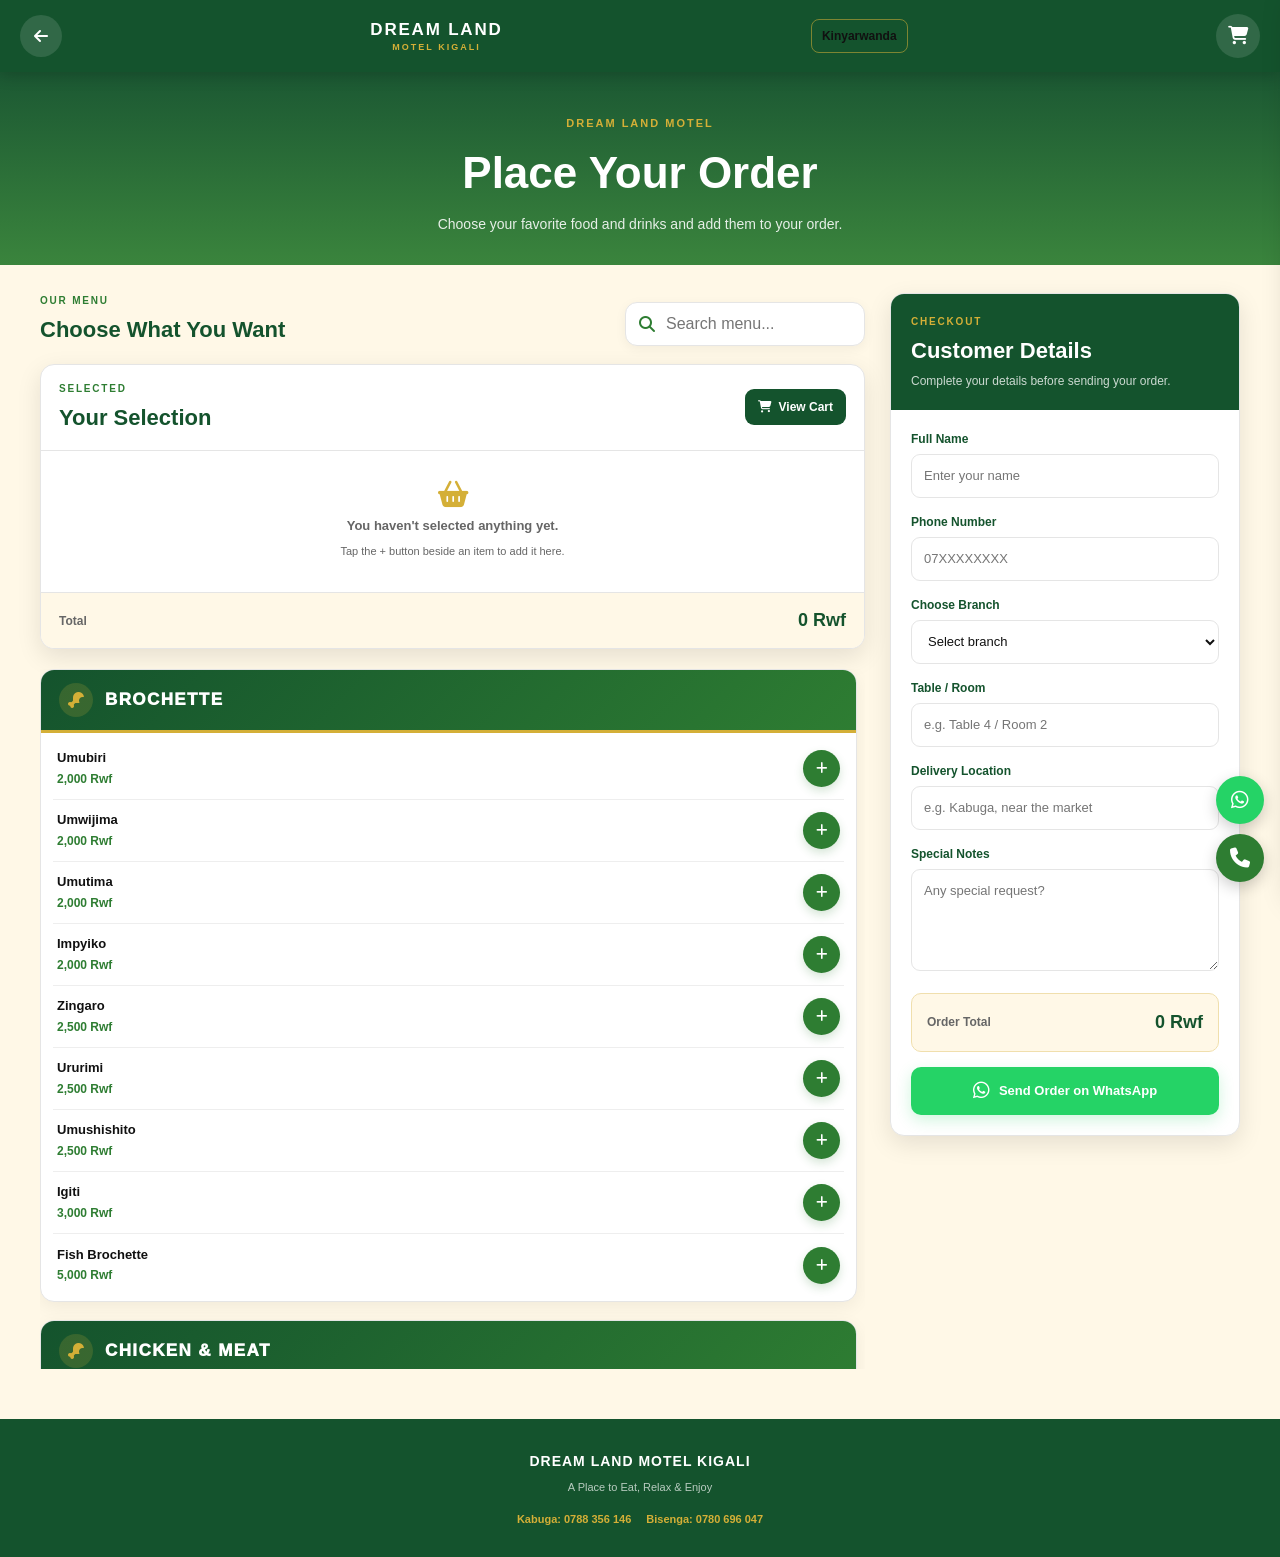
<file: order.html>
<!DOCTYPE html>
<html lang="en">

<head>
    <meta charset="UTF-8">

    <meta name="viewport" content="width=device-width, initial-scale=1.0">

    <title>Dream Land Motel | Order</title>

    <meta
        name="description"
        content="Order food and drinks from Dream Land Motel."
    >

    <link rel="stylesheet" href="order.css">

    <!-- Font Awesome -->
    <link
        rel="stylesheet"
        href="https://cdnjs.cloudflare.com/ajax/libs/font-awesome/6.5.2/css/all.min.css"
    >

    <!-- Language Button -->
    <style>
        .language-toggle {
            border: 1px solid rgba(212, 175, 55, 0.55);
            background: transparent;
            color: inherit;
            padding: 7px 10px;
            border-radius: 8px;
            font-size: 12px;
            font-weight: 700;
            cursor: pointer;
            white-space: nowrap;
            transition: 0.2s ease;
        }

        .language-toggle:hover {
            background: rgba(212, 175, 55, 0.12);
        }

        @media (max-width: 480px) {
            .language-toggle {
                padding: 6px 8px;
                font-size: 11px;
            }
        }
    </style>
</head>

<body>

<!-- =====================================================
     ORDER HEADER
===================================================== -->

<header class="order-header">

    <a href="menu.html" class="back-button" aria-label="Back to Menu">
        <i class="fa-solid fa-arrow-left"></i>
    </a>

    <div class="order-brand">
        <span data-translate="brandMain">DREAM LAND</span>
        <small data-translate="brandSub">MOTEL KIGALI</small>
    </div>

    <button
        type="button"
        class="language-toggle"
        id="languageToggle"
        aria-label="Switch language"
        title="Switch language"
    >
        Kinyarwanda
    </button>

    <button
        type="button"
        class="cart-button"
        id="cartButton"
        aria-label="Open your order"
    >
        <i class="fa-solid fa-cart-shopping"></i>
        <span class="cart-badge" id="cartBadge">0</span>
    </button>

</header>


<!-- =====================================================
     CART PANEL
===================================================== -->

<div class="cart-overlay" id="cartOverlay"></div>

<aside class="cart-panel" id="cartPanel">

    <div class="cart-panel-header">

        <div>
            <h2>
                <i class="fa-solid fa-cart-shopping"></i>
                <span data-translate="cartTitle">Your Order</span>
            </h2>

            <small id="cartItemLabel">
                0 items selected
            </small>
        </div>

        <button
            type="button"
            class="cart-close"
            id="cartClose"
            aria-label="Close cart"
        >
            <i class="fa-solid fa-xmark"></i>
        </button>

    </div>


    <!-- EMPTY CART MESSAGE -->

    <div class="empty-cart" id="emptyCart">

        <div class="empty-cart-icon">
            <i class="fa-solid fa-cart-shopping"></i>
        </div>

        <h3 data-translate="emptyCartTitle">
            Your cart is empty
        </h3>

        <p data-translate="emptyCartText">
            Choose the food and drinks you want from the menu,
            then tap + to add them to your cart.
        </p>

        <button
            type="button"
            class="go-menu-button"
            id="goMenuButton"
        >
            <i class="fa-solid fa-utensils"></i>
            <span data-translate="chooseFromMenu">
                Choose From Menu
            </span>
        </button>

    </div>


    <!-- SELECTED ITEMS -->

    <div class="cart-items" id="cartItems"></div>


    <!-- CART TOTAL -->

    <div class="cart-summary" id="cartSummary">

        <div class="summary-row">
            <span data-translate="items">Items</span>
            <strong id="summaryItems">0</strong>
        </div>

        <div class="summary-row total-row">
            <span data-translate="total">Total</span>
            <strong id="cartTotal">0 Rwf</strong>
        </div>

        <button
            type="button"
            class="continue-order-button"
            id="continueOrder"
        >
            <span data-translate="continueOrder">
                Continue Order
            </span>
            <i class="fa-solid fa-arrow-right"></i>
        </button>

    </div>

</aside>


<!-- =====================================================
     INTRO
===================================================== -->

<section class="order-intro">

    <span
        class="intro-label"
        data-translate="introLabel"
    >
        DREAM LAND MOTEL
    </span>

    <h1 data-translate="introTitle">
        Place Your Order
    </h1>

    <p data-translate="introText">
        Choose your favorite food and drinks
        and add them to your order.
    </p>

</section>


<!-- =====================================================
     MAIN ORDER PAGE
===================================================== -->

<main class="order-page">


    <!-- =================================================
         MENU AREA
    ================================================== -->

    <section class="order-menu">

        <div class="menu-top">

            <div>
                <span
                    class="section-label"
                    data-translate="menuLabel"
                >
                    OUR MENU
                </span>

                <h2 data-translate="menuTitle">
                    Choose What You Want
                </h2>
            </div>

            <div class="menu-search">

                <i class="fa-solid fa-magnifying-glass"></i>

                <input
                    type="search"
                    id="menuSearch"
                    placeholder="Search menu..."
                    data-translate-placeholder="searchPlaceholder"
                    autocomplete="off"
                >

            </div>

        </div>


        <!-- =================================================
             SELECTED ORDER PREVIEW
        ================================================== -->

        <section class="selected-order">

            <div class="selected-order-header">

                <div>
                    <span
                        class="section-label"
                        data-translate="selectedLabel"
                    >
                        SELECTED
                    </span>

                    <h2 data-translate="selectedTitle">
                        Your Selection
                    </h2>
                </div>

                <button
                    type="button"
                    class="view-cart-small"
                    id="viewCartSmall"
                >
                    <i class="fa-solid fa-cart-shopping"></i>
                    <span data-translate="viewCart">
                        View Cart
                    </span>
                </button>

            </div>


            <div
                class="selected-items"
                id="selectedItems"
            >

                <div class="empty-selection">

                    <i class="fa-solid fa-basket-shopping"></i>

                    <p data-translate="emptySelectionTitle">
                        You haven't selected anything yet.
                    </p>

                    <small data-translate="emptySelectionText">
                        Tap the <strong>+</strong> button
                        beside an item to add it here.
                    </small>

                </div>

            </div>


            <div class="selected-total">

                <span data-translate="total">
                    Total
                </span>

                <strong id="selectedTotal">
                    0 Rwf
                </strong>

            </div>

        </section>


        <!-- =================================================
             SCROLLABLE MENU ONLY
        ================================================== -->

        <div class="menu-scroll" id="menuScroll">


            <!-- =================================================
                 BROCHETTE
            ================================================== -->

            <section
                class="order-category"
                data-category="brochette"
            >

                <div class="category-title">

                    <i class="fa-solid fa-drumstick-bite"></i>

                    <h3>BROCHETTE</h3>

                </div>


                <div class="order-list">

                    <div class="order-item"
                        data-id="umubiri"
                        data-name="Umubiri"
                        data-price="2000">

                        <div class="item-info">
                            <strong>Umubiri</strong>
                            <span>2,000 Rwf</span>
                        </div>

                        <button class="select-item"
                            type="button"
                            aria-label="Add Umubiri">
                            <i class="fa-solid fa-plus"></i>
                        </button>

                    </div>


                    <div class="order-item"
                        data-id="umwijima"
                        data-name="Umwijima"
                        data-price="2000">

                        <div class="item-info">
                            <strong>Umwijima</strong>
                            <span>2,000 Rwf</span>
                        </div>

                        <button class="select-item" type="button">
                            <i class="fa-solid fa-plus"></i>
                        </button>

                    </div>


                    <div class="order-item"
                        data-id="umutima"
                        data-name="Umutima"
                        data-price="2000">

                        <div class="item-info">
                            <strong>Umutima</strong>
                            <span>2,000 Rwf</span>
                        </div>

                        <button class="select-item" type="button">
                            <i class="fa-solid fa-plus"></i>
                        </button>

                    </div>


                    <div class="order-item"
                        data-id="impyiko"
                        data-name="Impyiko"
                        data-price="2000">

                        <div class="item-info">
                            <strong>Impyiko</strong>
                            <span>2,000 Rwf</span>
                        </div>

                        <button class="select-item" type="button">
                            <i class="fa-solid fa-plus"></i>
                        </button>

                    </div>


                    <div class="order-item"
                        data-id="zingaro"
                        data-name="Zingaro"
                        data-price="2500">

                        <div class="item-info">
                            <strong>Zingaro</strong>
                            <span>2,500 Rwf</span>
                        </div>

                        <button class="select-item" type="button">
                            <i class="fa-solid fa-plus"></i>
                        </button>

                    </div>


                    <div class="order-item"
                        data-id="ururimi"
                        data-name="Ururimi"
                        data-price="2500">

                        <div class="item-info">
                            <strong>Ururimi</strong>
                            <span>2,500 Rwf</span>
                        </div>

                        <button class="select-item" type="button">
                            <i class="fa-solid fa-plus"></i>
                        </button>

                    </div>


                    <div class="order-item"
                        data-id="umushishito"
                        data-name="Umushishito"
                        data-price="2500">

                        <div class="item-info">
                            <strong>Umushishito</strong>
                            <span>2,500 Rwf</span>
                        </div>

                        <button class="select-item" type="button">
                            <i class="fa-solid fa-plus"></i>
                        </button>

                    </div>


                    <div class="order-item"
                        data-id="igiti"
                        data-name="Igiti"
                        data-price="3000">

                        <div class="item-info">
                            <strong>Igiti</strong>
                            <span>3,000 Rwf</span>
                        </div>

                        <button class="select-item" type="button">
                            <i class="fa-solid fa-plus"></i>
                        </button>

                    </div>


                    <div class="order-item"
                        data-id="fish-brochette"
                        data-name="Fish Brochette"
                        data-price="5000">

                        <div class="item-info">
                            <strong>Fish Brochette</strong>
                            <span>5,000 Rwf</span>
                        </div>

                        <button class="select-item" type="button">
                            <i class="fa-solid fa-plus"></i>
                        </button>

                    </div>

                </div>

            </section>


            <!-- =================================================
                 CHICKEN & MEAT
            ================================================== -->

            <section
                class="order-category"
                data-category="chicken meat"
            >

                <div class="category-title">

                    <i class="fa-solid fa-drumstick-bite"></i>

                    <h3>CHICKEN &amp; MEAT</h3>

                </div>


                <div class="order-list">

                    <div class="order-item"
                        data-id="chicken-rice"
                        data-name="Chicken with Rice"
                        data-price="30000">

                        <div class="item-info">
                            <strong>Chicken with Rice</strong>
                            <span>30,000 Rwf</span>
                        </div>

                        <button class="select-item" type="button">
                            <i class="fa-solid fa-plus"></i>
                        </button>

                    </div>


                    <div class="order-item"
                        data-id="chicken-ikoko"
                        data-name="Chicken (Ikoko)"
                        data-price="20000">

                        <div class="item-info">
                            <strong>Chicken (Ikoko)</strong>
                            <span>20,000 Rwf</span>
                        </div>

                        <button class="select-item" type="button">
                            <i class="fa-solid fa-plus"></i>
                        </button>

                    </div>


                    <div class="order-item"
                        data-id="chicken-wings"
                        data-name="Chicken Wings"
                        data-price="8000">

                        <div class="item-info">
                            <strong>Chicken Wings</strong>
                            <span>8,000 Rwf</span>
                        </div>

                        <button class="select-item" type="button">
                            <i class="fa-solid fa-plus"></i>
                        </button>

                    </div>


                    <div class="order-item"
                        data-id="chicken-leg"
                        data-name="Chicken Leg"
                        data-price="10000">

                        <div class="item-info">
                            <strong>Chicken Leg</strong>
                            <span>10,000 Rwf</span>
                        </div>

                        <button class="select-item" type="button">
                            <i class="fa-solid fa-plus"></i>
                        </button>

                    </div>


                    <div class="order-item"
                        data-id="akabenzi"
                        data-name="Akabenzi 1 KG"
                        data-price="10000">

                        <div class="item-info">
                            <strong>Akabenzi 1 KG</strong>
                            <span>10,000 Rwf</span>
                        </div>

                        <button class="select-item" type="button">
                            <i class="fa-solid fa-plus"></i>
                        </button>

                    </div>


                    <div class="order-item"
                        data-id="ikidari"
                        data-name="Ikidari"
                        data-price="12000">

                        <div class="item-info">
                            <strong>Ikidari</strong>
                            <span>12,000 Rwf</span>
                        </div>

                        <button class="select-item" type="button">
                            <i class="fa-solid fa-plus"></i>
                        </button>

                    </div>


                    <div class="order-item"
                        data-id="urukwavu"
                        data-name="Urukwavu"
                        data-price="15000">

                        <div class="item-info">
                            <strong>Urukwavu</strong>
                            <span>15,000 Rwf</span>
                        </div>

                        <button class="select-item" type="button">
                            <i class="fa-solid fa-plus"></i>
                        </button>

                    </div>

                </div>

            </section>


            <!-- =================================================
                 IFI YOKEJE
            ================================================== -->

            <section
                class="order-category"
                data-category="ifi yokeje fish"
            >

                <div class="category-title">

                    <i class="fa-solid fa-fish"></i>

                    <h3>IFI YOKEJE</h3>

                </div>


                <div class="order-list">

                    <div class="order-item"
                        data-id="fish-2kg"
                        data-name="Fish 2 KG"
                        data-price="20000">

                        <div class="item-info">
                            <strong>Fish 2 KG</strong>
                            <span>20,000 Rwf</span>
                        </div>

                        <button class="select-item" type="button">
                            <i class="fa-solid fa-plus"></i>
                        </button>

                    </div>


                    <div class="order-item"
                        data-id="fish-25kg"
                        data-name="Fish 2.5 KG"
                        data-price="25000">

                        <div class="item-info">
                            <strong>Fish 2.5 KG</strong>
                            <span>25,000 Rwf</span>
                        </div>

                        <button class="select-item" type="button">
                            <i class="fa-solid fa-plus"></i>
                        </button>

                    </div>


                    <div class="order-item"
                        data-id="fish-3kg"
                        data-name="Fish 3 KG"
                        data-price="30000">

                        <div class="item-info">
                            <strong>Fish 3 KG</strong>
                            <span>30,000 Rwf</span>
                        </div>

                        <button class="select-item" type="button">
                            <i class="fa-solid fa-plus"></i>
                        </button>

                    </div>


                    <div class="order-item"
                        data-id="fish-finger"
                        data-name="Fish Finger"
                        data-price="8000">

                        <div class="item-info">
                            <strong>Fish Finger</strong>
                            <span>8,000 Rwf</span>
                        </div>

                        <button class="select-item" type="button">
                            <i class="fa-solid fa-plus"></i>
                        </button>

                    </div>


                    <div class="order-item"
                        data-id="fish-fillet"
                        data-name="Fish Fillet"
                        data-price="10000">

                        <div class="item-info">
                            <strong>Fish Fillet</strong>
                            <span>10,000 Rwf</span>
                        </div>

                        <button class="select-item" type="button">
                            <i class="fa-solid fa-plus"></i>
                        </button>

                    </div>

                </div>

            </section>


            <!-- =================================================
                 IGISAFURIYA
            ================================================== -->

            <section
                class="order-category"
                data-category="igisafuriya"
            >

                <div class="category-title">

                    <i class="fa-solid fa-bowl-food"></i>

                    <h3>IGISAFURIYA</h3>

                </div>


                <div class="order-list">

                    <div class="order-item"
                        data-id="igisafuriya-urukwavu-15"
                        data-name="Cy'Urukwavu"
                        data-price="15000">

                        <div class="item-info">
                            <strong>Cy'Urukwavu</strong>
                            <span>15,000 Rwf</span>
                        </div>

                        <button class="select-item" type="button">
                            <i class="fa-solid fa-plus"></i>
                        </button>

                    </div>


                    <div class="order-item"
                        data-id="igisafuriya-urukwavu-20"
                        data-name="Cy'Urukwavu"
                        data-price="20000">

                        <div class="item-info">
                            <strong>Cy'Urukwavu</strong>
                            <span>20,000 Rwf</span>
                        </div>

                        <button class="select-item" type="button">
                            <i class="fa-solid fa-plus"></i>
                        </button>

                    </div>


                    <div class="order-item"
                        data-id="igisafuriya-urukwavu-25"
                        data-name="Cy'Urukwavu"
                        data-price="25000">

                        <div class="item-info">
                            <strong>Cy'Urukwavu</strong>
                            <span>25,000 Rwf</span>
                        </div>

                        <button class="select-item" type="button">
                            <i class="fa-solid fa-plus"></i>
                        </button>

                    </div>


                    <div class="order-item"
                        data-id="igisafuriya-urukwavu-30"
                        data-name="Cy'Urukwavu"
                        data-price="30000">

                        <div class="item-info">
                            <strong>Cy'Urukwavu</strong>
                            <span>30,000 Rwf</span>
                        </div>

                        <button class="select-item" type="button">
                            <i class="fa-solid fa-plus"></i>
                        </button>

                    </div>


                    <div class="order-item"
                        data-id="igisafuriya-ikidari"
                        data-name="Cy'Ikidari"
                        data-price="20000">

                        <div class="item-info">
                            <strong>Cy'Ikidari</strong>
                            <span>20,000 Rwf</span>
                        </div>

                        <button class="select-item" type="button">
                            <i class="fa-solid fa-plus"></i>
                        </button>

                    </div>


                    <div class="order-item"
                        data-id="igisafuriya-inkoko"
                        data-name="Cy'Inkoko"
                        data-price="30000">

                        <div class="item-info">
                            <strong>Cy'Inkoko</strong>
                            <span>30,000 Rwf</span>
                        </div>

                        <button class="select-item" type="button">
                            <i class="fa-solid fa-plus"></i>
                        </button>

                    </div>


                    <div class="order-item"
                        data-id="igisafuriya-inka-15"
                        data-name="Cy'Inka"
                        data-price="15000">

                        <div class="item-info">
                            <strong>Cy'Inka</strong>
                            <span>15,000 Rwf</span>
                        </div>

                        <button class="select-item" type="button">
                            <i class="fa-solid fa-plus"></i>
                        </button>

                    </div>


                    <div class="order-item"
                        data-id="igisafuriya-inka-20"
                        data-name="Cy'Inka"
                        data-price="20000">

                        <div class="item-info">
                            <strong>Cy'Inka</strong>
                            <span>20,000 Rwf</span>
                        </div>

                        <button class="select-item" type="button">
                            <i class="fa-solid fa-plus"></i>
                        </button>

                    </div>


                    <div class="order-item"
                        data-id="igisafuriya-inka-25"
                        data-name="Cy'Inka"
                        data-price="25000">

                        <div class="item-info">
                            <strong>Cy'Inka</strong>
                            <span>25,000 Rwf</span>
                        </div>

                        <button class="select-item" type="button">
                            <i class="fa-solid fa-plus"></i>
                        </button>

                    </div>


                    <div class="order-item"
                        data-id="igisafuriya-inka-30"
                        data-name="Cy'Inka"
                        data-price="30000">

                        <div class="item-info">
                            <strong>Cy'Inka</strong>
                            <span>30,000 Rwf</span>
                        </div>

                        <button class="select-item" type="button">
                            <i class="fa-solid fa-plus"></i>
                        </button>

                    </div>

                </div>

            </section>


            <!-- =================================================
                 BOILLO
            ================================================== -->

            <section
                class="order-category"
                data-category="boillo"
            >

                <div class="category-title">

                    <i class="fa-solid fa-bowl-food"></i>

                    <h3>BOILLO</h3>

                </div>


                <div class="order-list">

                    <div class="order-item"
                        data-id="boillo-inka"
                        data-name="Y'Inka"
                        data-price="4000">

                        <div class="item-info">
                            <strong>Y'Inka</strong>
                            <span>4,000 Rwf</span>
                        </div>

                        <button class="select-item" type="button">
                            <i class="fa-solid fa-plus"></i>
                        </button>

                    </div>


                    <div class="order-item"
                        data-id="boillo-gisangani"
                        data-name="GisanganI"
                        data-price="4000">

                        <div class="item-info">
                            <strong>GisanganI</strong>
                            <span>4,000 Rwf</span>
                        </div>

                        <button class="select-item" type="button">
                            <i class="fa-solid fa-plus"></i>
                        </button>

                    </div>


                    <div class="order-item"
                        data-id="boillo-ihene"
                        data-name="Y'Ihene"
                        data-price="5000">

                        <div class="item-info">
                            <strong>Y'Ihene</strong>
                            <span>5,000 Rwf</span>
                        </div>

                        <button class="select-item" type="button">
                            <i class="fa-solid fa-plus"></i>
                        </button>

                    </div>


                    <div class="order-item"
                        data-id="boillo-inkoko"
                        data-name="Y'Inkoko"
                        data-price="8000">

                        <div class="item-info">
                            <strong>Y'Inkoko</strong>
                            <span>8,000 Rwf</span>
                        </div>

                        <button class="select-item" type="button">
                            <i class="fa-solid fa-plus"></i>
                        </button>

                    </div>


                    <div class="order-item"
                        data-id="boillo-ifi"
                        data-name="Y'Ifi"
                        data-price="10000">

                        <div class="item-info">
                            <strong>Y'Ifi</strong>
                            <span>10,000 Rwf</span>
                        </div>

                        <button class="select-item" type="button">
                            <i class="fa-solid fa-plus"></i>
                        </button>

                    </div>

                </div>

            </section>


            <!-- =================================================
                 NYAMACOMA
            ================================================== -->

            <section
                class="order-category"
                data-category="nyamacoma"
            >

                <div class="category-title">

                    <i class="fa-solid fa-utensils"></i>

                    <h3>NYAMACOMA</h3>

                </div>


                <div class="order-list">

                    <div class="order-item" data-id="igitoki" data-name="Igitoki" data-price="500">
                        <div class="item-info">
                            <strong>Igitoki</strong>
                            <span>500 Rwf</span>
                        </div>
                        <button class="select-item" type="button">
                            <i class="fa-solid fa-plus"></i>
                        </button>
                    </div>


                    <div class="order-item" data-id="ikirayi" data-name="Ikirayi" data-price="1000">
                        <div class="item-info">
                            <strong>Ikirayi</strong>
                            <span>1,000 Rwf</span>
                        </div>
                        <button class="select-item" type="button">
                            <i class="fa-solid fa-plus"></i>
                        </button>
                    </div>


                    <div class="order-item" data-id="salad" data-name="Salad" data-price="3000">
                        <div class="item-info">
                            <strong>Salad</strong>
                            <span>3,000 Rwf</span>
                        </div>
                        <button class="select-item" type="button">
                            <i class="fa-solid fa-plus"></i>
                        </button>
                    </div>


                    <div class="order-item" data-id="gacumbari" data-name="Gacumbari" data-price="3000">
                        <div class="item-info">
                            <strong>Gacumbari</strong>
                            <span>3,000 Rwf</span>
                        </div>
                        <button class="select-item" type="button">
                            <i class="fa-solid fa-plus"></i>
                        </button>
                    </div>


                    <div class="order-item" data-id="chips" data-name="Chips" data-price="3000">
                        <div class="item-info">
                            <strong>Chips</strong>
                            <span>3,000 Rwf</span>
                        </div>
                        <button class="select-item" type="button">
                            <i class="fa-solid fa-plus"></i>
                        </button>
                    </div>


                    <div class="order-item" data-id="pomme-saute" data-name="Pomme Sauté" data-price="3000">
                        <div class="item-info">
                            <strong>Pomme Sauté</strong>
                            <span>3,000 Rwf</span>
                        </div>
                        <button class="select-item" type="button">
                            <i class="fa-solid fa-plus"></i>
                        </button>
                    </div>


                    <div class="order-item" data-id="special" data-name="Special" data-price="3500">
                        <div class="item-info">
                            <strong>Special</strong>
                            <span>3,500 Rwf</span>
                        </div>
                        <button class="select-item" type="button">
                            <i class="fa-solid fa-plus"></i>
                        </button>
                    </div>


                    <div class="order-item" data-id="omelette-special" data-name="Omelette Special" data-price="4000">
                        <div class="item-info">
                            <strong>Omelette Special</strong>
                            <span>4,000 Rwf</span>
                        </div>
                        <button class="select-item" type="button">
                            <i class="fa-solid fa-plus"></i>
                        </button>
                    </div>


                    <div class="order-item" data-id="wings-chips" data-name="Chicken Wings (6 pcs) with Chips" data-price="5000">
                        <div class="item-info">
                            <strong>Chicken Wings (6 pcs) with Chips</strong>
                            <span>5,000 Rwf</span>
                        </div>
                        <button class="select-item" type="button">
                            <i class="fa-solid fa-plus"></i>
                        </button>
                    </div>


                    <div class="order-item" data-id="leg-chips" data-name="Chicken Leg with Chips" data-price="6000">
                        <div class="item-info">
                            <strong>Chicken Leg with Chips</strong>
                            <span>6,000 Rwf</span>
                        </div>
                        <button class="select-item" type="button">
                            <i class="fa-solid fa-plus"></i>
                        </button>
                    </div>


                    <div class="order-item" data-id="stew-rice" data-name="Chicken Stew with Rice" data-price="6000">
                        <div class="item-info">
                            <strong>Chicken Stew with Rice</strong>
                            <span>6,000 Rwf</span>
                        </div>
                        <button class="select-item" type="button">
                            <i class="fa-solid fa-plus"></i>
                        </button>
                    </div>


                    <div class="order-item" data-id="ukuboko" data-name="Ukuboko" data-price="8000">
                        <div class="item-info">
                            <strong>Ukuboko</strong>
                            <span>8,000 Rwf</span>
                        </div>
                        <button class="select-item" type="button">
                            <i class="fa-solid fa-plus"></i>
                        </button>
                    </div>


                    <div class="order-item" data-id="piece-ikidari" data-name="Piece y'Ikidari" data-price="10000">
                        <div class="item-info">
                            <strong>Piece y'Ikidari</strong>
                            <span>10,000 Rwf</span>
                        </div>
                        <button class="select-item" type="button">
                            <i class="fa-solid fa-plus"></i>
                        </button>
                    </div>


                    <div class="order-item" data-id="ukuguru" data-name="Ukuguru" data-price="14000">
                        <div class="item-info">
                            <strong>Ukuguru</strong>
                            <span>14,000 Rwf</span>
                        </div>
                        <button class="select-item" type="button">
                            <i class="fa-solid fa-plus"></i>
                        </button>
                    </div>


                    <div class="order-item" data-id="buffet" data-name="Buffet" data-price="3000">
                        <div class="item-info">
                            <strong>Buffet</strong>
                            <span>3,000 Rwf</span>
                        </div>
                        <button class="select-item" type="button">
                            <i class="fa-solid fa-plus"></i>
                        </button>
                    </div>

                </div>

            </section>


            <!-- =================================================
                 JUICES
            ================================================== -->

            <section
                class="order-category"
                data-category="juices juice"
            >

                <div class="category-title">

                    <i class="fa-solid fa-glass-water"></i>

                    <h3>JUICES</h3>

                </div>


                <div class="order-list">

                    <div class="order-item" data-id="cocktail-juice" data-name="Cocktail Juice" data-price="4000">
                        <div class="item-info">
                            <strong>Cocktail Juice</strong>
                            <span>4,000 Rwf</span>
                        </div>
                        <button class="select-item" type="button">
                            <i class="fa-solid fa-plus"></i>
                        </button>
                    </div>

                    <div class="order-item" data-id="lemon-juice" data-name="Lemon Juice" data-price="4000">
                        <div class="item-info">
                            <strong>Lemon Juice</strong>
                            <span>4,000 Rwf</span>
                        </div>
                        <button class="select-item" type="button">
                            <i class="fa-solid fa-plus"></i>
                        </button>
                    </div>

                    <div class="order-item" data-id="passion-juice" data-name="Passion Juice" data-price="4000">
                        <div class="item-info">
                            <strong>Passion Juice</strong>
                            <span>4,000 Rwf</span>
                        </div>
                        <button class="select-item" type="button">
                            <i class="fa-solid fa-plus"></i>
                        </button>
                    </div>

                    <div class="order-item" data-id="pineapple-juice" data-name="Pineapple Juice" data-price="4000">
                        <div class="item-info">
                            <strong>Pineapple Juice</strong>
                            <span>4,000 Rwf</span>
                        </div>
                        <button class="select-item" type="button">
                            <i class="fa-solid fa-plus"></i>
                        </button>
                    </div>

                    <div class="order-item" data-id="mango-juice" data-name="Mango Juice" data-price="4000">
                        <div class="item-info">
                            <strong>Mango Juice</strong>
                            <span>4,000 Rwf</span>
                        </div>
                        <button class="select-item" type="button">
                            <i class="fa-solid fa-plus"></i>
                        </button>
                    </div>

                </div>

            </section>


            <!-- =================================================
                 TEA & COFFEE
            ================================================== -->

            <section
                class="order-category"
                data-category="tea coffee"
            >

                <div class="category-title">

                    <i class="fa-solid fa-mug-hot"></i>

                    <h3>TEA &amp; COFFEE</h3>

                </div>


                <div class="order-list">

                    <div class="order-item" data-id="umucyayicyayi" data-name="Umucyayicyayi" data-price="2000">
                        <div class="item-info">
                            <strong>Umucyayicyayi</strong>
                            <span>2,000 Rwf</span>
                        </div>
                        <button class="select-item" type="button">
                            <i class="fa-solid fa-plus"></i>
                        </button>
                    </div>

                    <div class="order-item" data-id="umwenya-tea" data-name="Umwenya Tea" data-price="2000">
                        <div class="item-info">
                            <strong>Umwenya Tea</strong>
                            <span>2,000 Rwf</span>
                        </div>
                        <button class="select-item" type="button">
                            <i class="fa-solid fa-plus"></i>
                        </button>
                    </div>

                    <div class="order-item" data-id="black-tea" data-name="Black Tea" data-price="2000">
                        <div class="item-info">
                            <strong>Black Tea</strong>
                            <span>2,000 Rwf</span>
                        </div>
                        <button class="select-item" type="button">
                            <i class="fa-solid fa-plus"></i>
                        </button>
                    </div>

                    <div class="order-item" data-id="lemon-tea" data-name="Lemon Tea" data-price="2500">
                        <div class="item-info">
                            <strong>Lemon Tea</strong>
                            <span>2,500 Rwf</span>
                        </div>
                        <button class="select-item" type="button">
                            <i class="fa-solid fa-plus"></i>
                        </button>
                    </div>

                    <div class="order-item" data-id="green-tea" data-name="Green Tea" data-price="2500">
                        <div class="item-info">
                            <strong>Green Tea</strong>
                            <span>2,500 Rwf</span>
                        </div>
                        <button class="select-item" type="button">
                            <i class="fa-solid fa-plus"></i>
                        </button>
                    </div>

                    <div class="order-item" data-id="african-tea" data-name="African Tea" data-price="3000">
                        <div class="item-info">
                            <strong>African Tea</strong>
                            <span>3,000 Rwf</span>
                        </div>
                        <button class="select-item" type="button">
                            <i class="fa-solid fa-plus"></i>
                        </button>
                    </div>

                    <div class="order-item" data-id="mint-tea" data-name="Mint Tea" data-price="3000">
                        <div class="item-info">
                            <strong>Mint Tea</strong>
                            <span>3,000 Rwf</span>
                        </div>
                        <button class="select-item" type="button">
                            <i class="fa-solid fa-plus"></i>
                        </button>
                    </div>

                    <div class="order-item" data-id="spiced-tea" data-name="Spiced Tea" data-price="3500">
                        <div class="item-info">
                            <strong>Spiced Tea</strong>
                            <span>3,500 Rwf</span>
                        </div>
                        <button class="select-item" type="button">
                            <i class="fa-solid fa-plus"></i>
                        </button>
                    </div>

                    <div class="order-item" data-id="black-coffee" data-name="Black Coffee" data-price="3500">
                        <div class="item-info">
                            <strong>Black Coffee</strong>
                            <span>3,500 Rwf</span>
                        </div>
                        <button class="select-item" type="button">
                            <i class="fa-solid fa-plus"></i>
                        </button>
                    </div>

                    <div class="order-item" data-id="african-coffee" data-name="African Coffee" data-price="5000">
                        <div class="item-info">
                            <strong>African Coffee</strong>
                            <span>5,000 Rwf</span>
                        </div>
                        <button class="select-item" type="button">
                            <i class="fa-solid fa-plus"></i>
                        </button>
                    </div>

                </div>

            </section>


            <!-- =================================================
                 NON-ALCOHOLIC DRINKS
            ================================================== -->

            <section
                class="order-category"
                data-category="non alcoholic drinks"
            >

                <div class="category-title">

                    <i class="fa-solid fa-bottle-water"></i>

                    <h3>NON-ALCOHOLIC DRINKS</h3>

                </div>


                <div class="order-list">

                    <div class="order-item" data-id="amazi-mato" data-name="Amazi Mato" data-price="800">
                        <div class="item-info">
                            <strong>Amazi Mato</strong>
                            <span>800 Rwf</span>
                        </div>
                        <button class="select-item" type="button">
                            <i class="fa-solid fa-plus"></i>
                        </button>
                    </div>

                    <div class="order-item" data-id="cheetan" data-name="Cheetan" data-price="800">
                        <div class="item-info">
                            <strong>Cheetan</strong>
                            <span>800 Rwf</span>
                        </div>
                        <button class="select-item" type="button">
                            <i class="fa-solid fa-plus"></i>
                        </button>
                    </div>

                    <div class="order-item" data-id="energy" data-name="Energy" data-price="800">
                        <div class="item-info">
                            <strong>Energy</strong>
                            <span>800 Rwf</span>
                        </div>
                        <button class="select-item" type="button">
                            <i class="fa-solid fa-plus"></i>
                        </button>
                    </div>

                    <div class="order-item" data-id="panache-p" data-name="Panache P." data-price="1000">
                        <div class="item-info">
                            <strong>Panache P.</strong>
                            <span>1,000 Rwf</span>
                        </div>
                        <button class="select-item" type="button">
                            <i class="fa-solid fa-plus"></i>
                        </button>
                    </div>

                    <div class="order-item" data-id="p-fanta" data-name="P. Fanta" data-price="1000">
                        <div class="item-info">
                            <strong>P. Fanta</strong>
                            <span>1,000 Rwf</span>
                        </div>
                        <button class="select-item" type="button">
                            <i class="fa-solid fa-plus"></i>
                        </button>
                    </div>

                    <div class="order-item" data-id="amazi-manini" data-name="Amazi Manini" data-price="1500">
                        <div class="item-info">
                            <strong>Amazi Manini</strong>
                            <span>1,500 Rwf</span>
                        </div>
                        <button class="select-item" type="button">
                            <i class="fa-solid fa-plus"></i>
                        </button>
                    </div>

                    <div class="order-item" data-id="g-fanta" data-name="G. Fanta" data-price="1500">
                        <div class="item-info">
                            <strong>G. Fanta</strong>
                            <span>1,500 Rwf</span>
                        </div>
                        <button class="select-item" type="button">
                            <i class="fa-solid fa-plus"></i>
                        </button>
                    </div>

                    <div class="order-item" data-id="juice-cafe-mart" data-name="Juice Café & Mart" data-price="1500">
                        <div class="item-info">
                            <strong>Juice Café &amp; Mart</strong>
                            <span>1,500 Rwf</span>
                        </div>
                        <button class="select-item" type="button">
                            <i class="fa-solid fa-plus"></i>
                        </button>
                    </div>

                    <div class="order-item" data-id="juice-inyange" data-name="Juice Inyange" data-price="1500">
                        <div class="item-info">
                            <strong>Juice Inyange</strong>
                            <span>1,500 Rwf</span>
                        </div>
                        <button class="select-item" type="button">
                            <i class="fa-solid fa-plus"></i>
                        </button>
                    </div>

                    <div class="order-item" data-id="milinda-juice" data-name="Milinda Juice" data-price="1500">
                        <div class="item-info">
                            <strong>Milinda Juice</strong>
                            <span>1,500 Rwf</span>
                        </div>
                        <button class="select-item" type="button">
                            <i class="fa-solid fa-plus"></i>
                        </button>
                    </div>

                    <div class="order-item" data-id="juice-embe" data-name="Juice Embe" data-price="1500">
                        <div class="item-info">
                            <strong>Juice Embe</strong>
                            <span>1,500 Rwf</span>
                        </div>
                        <button class="select-item" type="button">
                            <i class="fa-solid fa-plus"></i>
                        </button>
                    </div>

                    <div class="order-item" data-id="heineken-zero" data-name="Heineken 0 Alcohol" data-price="2000">
                        <div class="item-info">
                            <strong>Heineken 0 Alcohol</strong>
                            <span>2,000 Rwf</span>
                        </div>
                        <button class="select-item" type="button">
                            <i class="fa-solid fa-plus"></i>
                        </button>
                    </div>

                    <div class="order-item" data-id="bavaria-zero" data-name="Bavaria 0 All" data-price="3500">
                        <div class="item-info">
                            <strong>Bavaria 0 All</strong>
                            <span>3,500 Rwf</span>
                        </div>
                        <button class="select-item" type="button">
                            <i class="fa-solid fa-plus"></i>
                        </button>
                    </div>

                </div>

            </section>


            <!-- =================================================
                 ALCOHOLIC DRINKS
            ================================================== -->

            <section
                class="order-category"
                data-category="alcoholic drinks beers"
            >

                <div class="category-title">

                    <i class="fa-solid fa-beer-mug-empty"></i>

                    <h3>ALCOHOLIC DRINKS</h3>

                </div>


                <div class="order-list">

                    <div class="order-subtitle">
                        BEERS &amp; BOTTLED DRINKS
                    </div>


                    <div class="order-item" data-id="p-skol" data-name="P. Skol" data-price="1500">
                        <div class="item-info">
                            <strong>P. Skol</strong>
                            <span>1,500 Rwf</span>
                        </div>
                        <button class="select-item" type="button">
                            <i class="fa-solid fa-plus"></i>
                        </button>
                    </div>

                    <div class="order-item" data-id="napoleon" data-name="Napoleon" data-price="15000">
                        <div class="item-info">
                            <strong>Napoleon</strong>
                            <span>15,000 Rwf</span>
                        </div>
                        <button class="select-item" type="button">
                            <i class="fa-solid fa-plus"></i>
                        </button>
                    </div>

                    <div class="order-item" data-id="legend" data-name="Legend" data-price="2000">
                        <div class="item-info">
                            <strong>Legend</strong>
                            <span>2,000 Rwf</span>
                        </div>
                        <button class="select-item" type="button">
                            <i class="fa-solid fa-plus"></i>
                        </button>
                    </div>

                    <div class="order-item" data-id="knowless" data-name="Knowless" data-price="2000">
                        <div class="item-info">
                            <strong>Knowless</strong>
                            <span>2,000 Rwf</span>
                        </div>
                        <button class="select-item" type="button">
                            <i class="fa-solid fa-plus"></i>
                        </button>
                    </div>

                    <div class="order-item" data-id="turbo-king" data-name="Turbo King" data-price="2000">
                        <div class="item-info">
                            <strong>Turbo King</strong>
                            <span>2,000 Rwf</span>
                        </div>
                        <button class="select-item" type="button">
                            <i class="fa-solid fa-plus"></i>
                        </button>
                    </div>

                    <div class="order-item" data-id="heineken" data-name="Heineken" data-price="2000">
                        <div class="item-info">
                            <strong>Heineken</strong>
                            <span>2,000 Rwf</span>
                        </div>
                        <button class="select-item" type="button">
                            <i class="fa-solid fa-plus"></i>
                        </button>
                    </div>

                    <div class="order-item" data-id="g-virunga" data-name="G. Virunga" data-price="2500">
                        <div class="item-info">
                            <strong>G. Virunga</strong>
                            <span>2,500 Rwf</span>
                        </div>
                        <button class="select-item" type="button">
                            <i class="fa-solid fa-plus"></i>
                        </button>
                    </div>

                    <div class="order-item" data-id="skol-lager" data-name="Skol Lager" data-price="2500">
                        <div class="item-info">
                            <strong>Skol Lager</strong>
                            <span>2,500 Rwf</span>
                        </div>
                        <button class="select-item" type="button">
                            <i class="fa-solid fa-plus"></i>
                        </button>
                    </div>

                    <div class="order-item" data-id="skol-5" data-name="Skol 5" data-price="2500">
                        <div class="item-info">
                            <strong>Skol 5</strong>
                            <span>2,500 Rwf</span>
                        </div>
                        <button class="select-item" type="button">
                            <i class="fa-solid fa-plus"></i>
                        </button>
                    </div>

                    <div class="order-item" data-id="smirnoff-vide" data-name="Smirnoff Vide" data-price="2500">
                        <div class="item-info">
                            <strong>Smirnoff Vide</strong>
                            <span>2,500 Rwf</span>
                        </div>
                        <button class="select-item" type="button">
                            <i class="fa-solid fa-plus"></i>
                        </button>
                    </div>

                    <div class="order-item" data-id="primus" data-name="Primus" data-price="2500">
                        <div class="item-info">
                            <strong>Primus</strong>
                            <span>2,500 Rwf</span>
                        </div>
                        <button class="select-item" type="button">
                            <i class="fa-solid fa-plus"></i>
                        </button>
                    </div>

                    <div class="order-item" data-id="g-skol" data-name="G. Skol" data-price="2500">
                        <div class="item-info">
                            <strong>G. Skol</strong>
                            <span>2,500 Rwf</span>
                        </div>
                        <button class="select-item" type="button">
                            <i class="fa-solid fa-plus"></i>
                        </button>
                    </div>

                    <div class="order-item" data-id="tusker" data-name="Tusker" data-price="2500">
                        <div class="item-info">
                            <strong>Tusker</strong>
                            <span>2,500 Rwf</span>
                        </div>
                        <button class="select-item" type="button">
                            <i class="fa-solid fa-plus"></i>
                        </button>
                    </div>

                    <div class="order-item" data-id="guinness" data-name="Guinness" data-price="2500">
                        <div class="item-info">
                            <strong>Guinness</strong>
                            <span>2,500 Rwf</span>
                        </div>
                        <button class="select-item" type="button">
                            <i class="fa-solid fa-plus"></i>
                        </button>
                    </div>

                    <div class="order-item" data-id="g-mitsing" data-name="G. Mitsing" data-price="3000">
                        <div class="item-info">
                            <strong>G. Mitsing</strong>
                            <span>3,000 Rwf</span>
                        </div>
                        <button class="select-item" type="button">
                            <i class="fa-solid fa-plus"></i>
                        </button>
                    </div>

                    <div class="order-item" data-id="red-blue" data-name="Red Blue" data-price="3500">
                        <div class="item-info">
                            <strong>Red Blue</strong>
                            <span>3,500 Rwf</span>
                        </div>
                        <button class="select-item" type="button">
                            <i class="fa-solid fa-plus"></i>
                        </button>
                    </div>

                    <div class="order-item" data-id="big-fanta-plastic" data-name="Big Fanta Plastic" data-price="3500">
                        <div class="item-info">
                            <strong>Big Fanta Plastic</strong>
                            <span>3,500 Rwf</span>
                        </div>
                        <button class="select-item" type="button">
                            <i class="fa-solid fa-plus"></i>
                        </button>
                    </div>

                    <div class="order-item" data-id="guinness-can" data-name="Guinness Can" data-price="3500">
                        <div class="item-info">
                            <strong>Guinness Can</strong>
                            <span>3,500 Rwf</span>
                        </div>
                        <button class="select-item" type="button">
                            <i class="fa-solid fa-plus"></i>
                        </button>
                    </div>

                    <div class="order-item" data-id="smirnoff-canet" data-name="Smirnoff Canet" data-price="3500">
                        <div class="item-info">
                            <strong>Smirnoff Canet</strong>
                            <span>3,500 Rwf</span>
                        </div>
                        <button class="select-item" type="button">
                            <i class="fa-solid fa-plus"></i>
                        </button>
                    </div>

                    <div class="order-item" data-id="king-fish" data-name="King Fish" data-price="3500">
                        <div class="item-info">
                            <strong>King Fish</strong>
                            <span>3,500 Rwf</span>
                        </div>
                        <button class="select-item" type="button">
                            <i class="fa-solid fa-plus"></i>
                        </button>
                    </div>

                    <div class="order-item" data-id="bavaria-b6" data-name="Bavaria B.6" data-price="4000">
                        <div class="item-info">
                            <strong>Bavaria B.6</strong>
                            <span>4,000 Rwf</span>
                        </div>
                        <button class="select-item" type="button">
                            <i class="fa-solid fa-plus"></i>
                        </button>
                    </div>

                    <div class="order-item" data-id="savanah" data-name="Savanah" data-price="5000">
                        <div class="item-info">
                            <strong>Savanah</strong>
                            <span>5,000 Rwf</span>
                        </div>
                        <button class="select-item" type="button">
                            <i class="fa-solid fa-plus"></i>
                        </button>
                    </div>

                    <div class="order-item" data-id="golden-bag" data-name="Golden Bag" data-price="1500">
                        <div class="item-info">
                            <strong>Golden Bag</strong>
                            <span>1,500 Rwf</span>
                        </div>
                        <button class="select-item" type="button">
                            <i class="fa-solid fa-plus"></i>
                        </button>
                    </div>

                    <div class="order-item" data-id="lef" data-name="LEF" data-price="5000">
                        <div class="item-info">
                            <strong>LEF</strong>
                            <span>5,000 Rwf</span>
                        </div>
                        <button class="select-item" type="button">
                            <i class="fa-solid fa-plus"></i>
                        </button>
                    </div>

                    <div class="order-item" data-id="amarura" data-name="Amarura" data-price="20000">
                        <div class="item-info">
                            <strong>Amarura</strong>
                            <span>20,000 Rwf</span>
                        </div>
                        <button class="select-item" type="button">
                            <i class="fa-solid fa-plus"></i>
                        </button>
                    </div>


                    <div class="order-subtitle">
                        WINES &amp; SPIRITS
                    </div>


                    <div class="order-item" data-id="four-cousine" data-name="Four Cousine" data-price="20000">
                        <div class="item-info">
                            <strong>Four Cousine</strong>
                            <span>20,000 Rwf</span>
                        </div>
                        <button class="select-item" type="button">
                            <i class="fa-solid fa-plus"></i>
                        </button>
                    </div>

                    <div class="order-item" data-id="altar-wine" data-name="Altar Wine" data-price="20000">
                        <div class="item-info">
                            <strong>Altar Wine</strong>
                            <span>20,000 Rwf</span>
                        </div>
                        <button class="select-item" type="button">
                            <i class="fa-solid fa-plus"></i>
                        </button>
                    </div>

                    <div class="order-item" data-id="jameson" data-name="Jameson" data-price="60000">
                        <div class="item-info">
                            <strong>Jameson</strong>
                            <span>60,000 Rwf</span>
                        </div>
                        <button class="select-item" type="button">
                            <i class="fa-solid fa-plus"></i>
                        </button>
                    </div>

                    <div class="order-item" data-id="red-label" data-name="Red Label" data-price="100000">
                        <div class="item-info">
                            <strong>Red Label</strong>
                            <span>100,000 Rwf</span>
                            <small>Gupima: 25,000 Rwf</small>
                        </div>
                        <button class="select-item" type="button">
                            <i class="fa-solid fa-plus"></i>
                        </button>
                    </div>

                    <div class="order-item" data-id="jack-daniel" data-name="Jack Daniel" data-price="100000">
                        <div class="item-info">
                            <strong>Jack Daniel</strong>
                            <span>100,000 Rwf</span>
                            <small>Gupima: 20,000 Rwf</small>
                        </div>
                        <button class="select-item" type="button">
                            <i class="fa-solid fa-plus"></i>
                        </button>
                    </div>

                    <div class="order-item" data-id="double-black" data-name="Double Black" data-price="100000">
                        <div class="item-info">
                            <strong>Double Black</strong>
                            <span>100,000 Rwf</span>
                            <small>Gupima: 20,000 Rwf</small>
                        </div>
                        <button class="select-item" type="button">
                            <i class="fa-solid fa-plus"></i>
                        </button>
                    </div>

                    <div class="order-item" data-id="black-label" data-name="Black Label" data-price="110000">
                        <div class="item-info">
                            <strong>Black Label</strong>
                            <span>110,000 Rwf</span>
                            <small>Gupima: 25,000 Rwf</small>
                        </div>
                        <button class="select-item" type="button">
                            <i class="fa-solid fa-plus"></i>
                        </button>
                    </div>

                    <div class="order-item" data-id="gordons" data-name="Gordons" data-price="60000">
                        <div class="item-info">
                            <strong>Gordons</strong>
                            <span>60,000 Rwf</span>
                        </div>
                        <button class="select-item" type="button">
                            <i class="fa-solid fa-plus"></i>
                        </button>
                    </div>

                </div>

            </section>


            <!-- =================================================
                 COMING SOON
            ================================================== -->

            <section class="order-category coming-soon-category">

                <div class="category-title">

                    <i class="fa-solid fa-clock"></i>

                    <h3>COMING SOON</h3>

                </div>

                <div class="coming-soon-list">

                    <span>Mederburg</span>
                    <span>Robertorn</span>
                    <span>Nomagwa</span>
                    <span>Drostay — Half</span>
                    <span>KWV</span>
                    <span>JC Le Roux</span>
                    <span>Toll Horse</span>
                    <span>4th Street</span>

                </div>

            </section>


            <div
                class="no-results"
                id="noResults"
            >
                <i class="fa-solid fa-magnifying-glass"></i>

                <h3 data-translate="noItemFound">
                    No item found
                </h3>

                <p data-translate="tryAnother">
                    Try another food or drink name.
                </p>
            </div>

        </div>

    </section>


    <!-- =================================================
         CUSTOMER ORDER FORM
    ================================================== -->

    <aside class="order-cart" id="customerSection">

        <div class="cart-header">

            <span
                class="section-label"
                data-translate="checkout"
            >
                CHECKOUT
            </span>

            <h2 data-translate="customerDetails">
                Customer Details
            </h2>

            <p data-translate="checkoutIntro">
                Complete your details before
                sending your order.
            </p>

        </div>


        <form id="orderForm">

            <div class="form-group">

                <label
                    for="customerName"
                    data-translate="fullName"
                >
                    Full Name
                </label>

                <input
                    type="text"
                    id="customerName"
                    name="customerName"
                    placeholder="Enter your name"
                    data-translate-placeholder="enterName"
                    required
                >

            </div>


            <div class="form-group">

                <label
                    for="customerPhone"
                    data-translate="phoneNumber"
                >
                    Phone Number
                </label>

                <input
                    type="tel"
                    id="customerPhone"
                    name="customerPhone"
                    placeholder="07XXXXXXXX"
                    required
                >

            </div>


            <div class="form-group">

                <label
                    for="branch"
                    data-translate="chooseBranch"
                >
                    Choose Branch
                </label>

                <select
                    id="branch"
                    name="branch"
                    required
                >

                    <option
                        value=""
                        data-translate="selectBranch"
                    >
                        Select branch
                    </option>

                    <option
                        value="Kabuga"
                        data-translate="kabuga"
                    >
                        Kabuga
                    </option>

                    <option
                        value="Bisenga"
                        data-translate="bisenga"
                    >
                        Bisenga
                    </option>

                </select>

            </div>


            <div class="form-group">

                <label
                    for="tableRoom"
                    data-translate="tableRoom"
                >
                    Table / Room
                </label>

                <input
                    type="text"
                    id="tableRoom"
                    name="tableRoom"
                    placeholder="e.g. Table 4 / Room 2"
                    data-translate-placeholder="tableRoomPlaceholder"
                >

            </div>


            <div class="form-group">

                <label
                    for="notes"
                    data-translate="specialNotes"
                >
                    Special Notes
                </label>

                <textarea
                    id="notes"
                    name="notes"
                    rows="4"
                    placeholder="Any special request?"
                    data-translate-placeholder="specialNotesPlaceholder"
                ></textarea>

            </div>


            <div class="form-total">

                <span data-translate="orderTotal">
                    Order Total
                </span>

                <strong id="formTotal">
                    0 Rwf
                </strong>

            </div>


            <button
                type="submit"
                class="submit-order"
            >

                <i class="fa-brands fa-whatsapp"></i>

                <span data-translate="sendWhatsApp">
                    Send Order on WhatsApp
                </span>

            </button>

        </form>

    </aside>

</main>


<!-- =====================================================
     FLOATING ACTIONS
===================================================== -->

<div class="floating-actions">

    <a
        href="https://wa.me/250788356146"
        class="floating-whatsapp"
        target="_blank"
        aria-label="WhatsApp Dream Land Motel"
    >
        <i class="fa-brands fa-whatsapp"></i>
    </a>


    <a
        href="tel:+250788356146"
        class="floating-call"
        aria-label="Call Dream Land Motel"
    >
        <i class="fa-solid fa-phone"></i>
    </a>

</div>


<!-- =====================================================
     FOOTER
===================================================== -->

<footer class="order-footer">

    <strong>
        DREAM LAND MOTEL KIGALI
    </strong>

    <p>
        A Place to Eat, Relax &amp; Enjoy
    </p>

    <div class="footer-contacts">

        <a href="tel:+250788356146">
            Kabuga: 0788 356 146
        </a>

        <a href="tel:+250780696047">
            Bisenga: 0780 696 047
        </a>

    </div>

</footer>


<!-- =====================================================
     ORDER JAVASCRIPT
===================================================== -->

<script src="order.js"></script>

</body>
</html>
</file>
<file: style.css>
/* =====================================================
   DREAM LAND MOTEL KIGALI
   MAIN WEBSITE STYLESHEET — FINAL
===================================================== */

:root {
    --green-dark: #14532d;
    --green: #2e7d32;
    --green-light: #4caf50;

    --gold: #d4af37;

    --cream: #fff8e7;
    --white: #ffffff;
    --black: #111111;

    --gray: #666666;
    --light-gray: #f5f5f5;

    --border: #e5e5e5;

    --shadow: 0 8px 25px rgba(0, 0, 0, 0.10);
    --radius: 14px;
}


/* =====================================================
   RESET
===================================================== */

* {
    margin: 0;
    padding: 0;
    box-sizing: border-box;
}

html {
    scroll-behavior: smooth;
}

body {
    font-family: Arial, Helvetica, sans-serif;
    background: var(--cream);
    color: var(--black);
    line-height: 1.6;
    overflow-x: hidden;
}

img {
    max-width: 100%;
    height: auto;
    display: block;
}

a {
    text-decoration: none;
    color: inherit;
}

button,
input,
textarea,
select {
    font-family: inherit;
}


/* =====================================================
   NAVBAR
===================================================== */

.navbar {
    position: sticky;
    top: 0;
    z-index: 1000;

    min-height: 75px;
    padding: 10px 5%;

    display: flex;
    align-items: center;
    justify-content: space-between;

    background: var(--green-dark);
    color: var(--white);

    box-shadow: 0 4px 15px rgba(0, 0, 0, 0.15);
}


/* =====================================================
   BRAND
===================================================== */

.brand {
    display: flex;
    flex-direction: column;
    justify-content: center;
    flex-shrink: 0;
}

.brand-main {
    font-size: 1.25rem;
    font-weight: 800;
    letter-spacing: 0.5px;
    color: var(--white);
    line-height: 1.1;
}

.brand-sub {
    margin-top: 2px;
    font-size: 0.58rem;
    letter-spacing: 3px;
    color: var(--gold);
    font-weight: 600;
    line-height: 1;
}


/* =====================================================
   DESKTOP NAVIGATION
===================================================== */

.nav-links {
    display: flex;
    align-items: center;
    justify-content: center;
    gap: 6px;
}

.nav-links a {
    display: inline-flex;
    align-items: center;
    justify-content: center;

    padding: 7px 12px;
    min-height: 32px;

    border-radius: 20px;

    color: var(--white);

    font-size: 0.82rem;
    font-weight: 600;

    transition:
        background 0.25s ease,
        color 0.25s ease,
        transform 0.25s ease;
}

.nav-links a:hover,
.nav-links a.active {
    background: var(--gold);
    color: var(--green-dark);
    transform: translateY(-1px);
}


/* =====================================================
   HAMBURGER
   MOBILE MENU BUTTON
===================================================== */

.menu-toggle {
    display: none;

    align-items: center;
    justify-content: center;

    width: 40px;
    height: 40px;

    padding: 0;

    border: 0;
    outline: none;

    border-radius: 10px;

    background: var(--gold);
    color: var(--green-dark);

    cursor: pointer;

    box-shadow: 0 4px 10px rgba(0, 0, 0, 0.12);

    transition:
        transform 0.2s ease,
        background 0.2s ease;
}


/* =====================================================
   THREE EQUAL HAMBURGER LINES
===================================================== */

.menu-toggle .hamburger-lines {
    width: 19px;
    height: 16px;

    display: flex;

    flex-direction: column;

    justify-content: space-between;
    align-items: stretch;

    flex-shrink: 0;
}

.menu-toggle .hamburger-lines span {
    display: block;

    width: 19px;
    height: 2px;

    min-height: 2px;
    max-height: 2px;

    flex: 0 0 2px;

    background: var(--green-dark);

    border-radius: 2px;
}


/* =====================================================
   CLOSE X
===================================================== */

.menu-toggle .close-icon {
    position: relative;

    width: 19px;
    height: 19px;

    display: block;

    flex-shrink: 0;
}

.menu-toggle .close-icon::before,
.menu-toggle .close-icon::after {
    content: "";

    position: absolute;

    top: 50%;
    left: 50%;

    width: 21px;
    height: 2px;

    background: var(--green-dark);

    border-radius: 2px;
}

.menu-toggle .close-icon::before {
    transform:
        translate(-50%, -50%)
        rotate(45deg);
}

.menu-toggle .close-icon::after {
    transform:
        translate(-50%, -50%)
        rotate(-45deg);
}

.menu-toggle:hover {
    transform: translateY(-1px);
    background: var(--white);
}

.menu-toggle:active {
    transform: scale(0.95);
}


/* =====================================================
   HERO
===================================================== */

.hero {
    min-height: 75vh;

    display: flex;
    align-items: center;
    justify-content: center;

    padding: 70px 5%;

    text-align: center;

    background: #000;

    background-size: cover;
    background-position: center;

    position: relative;
    overflow: hidden;
}

.hero::before {
    content: "";

    position: absolute;
    inset: 0;

    background-image: var(--hero-slide-image);
    background-size: cover;
    background-position: center;

    opacity: 1;

    transition: opacity 0.6s ease-in-out;

    z-index: 0;
}

.hero.hero-changing::before {
    opacity: 0;
}

.hero-overlay {
    position: absolute;
    inset: 0;

    z-index: 1;

    background: rgba(0, 0, 0, 0.48);

    pointer-events: none;
}

.hero-content {
    width: 100%;
    max-width: 850px;

    color: var(--white);

    position: relative;
    z-index: 2;
}

.hero h1 {
    margin-bottom: 12px;

    font-size: clamp(2rem, 5vw, 3.5rem);

    line-height: 1.15;
    font-weight: 800;
}

.hero p {
    max-width: 700px;

    margin: 0 auto 25px;

    font-size: clamp(0.95rem, 2vw, 1.15rem);
}


/* =====================================================
   HOME HERO ACTIONS
===================================================== */

.hero-menu-action {
    display: flex;
    justify-content: center;
    align-items: center;

    width: 100%;

    margin-top: 25px;
    margin-bottom: 16px;
}

.hero-actions {
    display: flex;
    flex-direction: column;

    justify-content: center;
    align-items: center;

    gap: 16px;

    width: 100%;
}

.hero-actions .hero-button {
    display: inline-flex;

    align-items: center;
    justify-content: center;

    gap: 8px;

    width: 150px;
    min-width: 150px;

    padding: 9px 18px;

    border-radius: 25px;

    font-size: 0.8rem;
}


/* =====================================================
   HERO BUTTONS
===================================================== */

.hero-buttons {
    display: flex;

    flex-direction: column;

    justify-content: center;
    align-items: center;

    gap: 16px;

    margin-top: 25px;

    width: 100%;
}

.hero-button {
    min-width: 150px;

    padding: 9px 18px;

    border: 2px solid var(--gold);
    border-radius: 25px;

    background: var(--gold);
    color: var(--green-dark);

    font-size: 0.8rem;
    font-weight: 700;

    text-align: center;

    transition:
        transform 0.25s ease,
        background 0.25s ease,
        color 0.25s ease;
}

.hero-button:hover {
    transform: translateY(-2px);

    background: var(--white);
    color: var(--green-dark);
}

.hero-button.secondary {
    background: transparent;
    color: var(--white);
}

.hero-button.secondary:hover {
    background: var(--gold);
    color: var(--green-dark);
}


/* =====================================================
   VIEW OUR MENU
===================================================== */

.our-menu-pulse,
.hero-menu-button {
    display: inline-flex;

    align-items: center;
    justify-content: center;

    width: 230px;
    min-width: 230px;

    padding: 15px 28px;

    margin-bottom: 2px;

    border: 2px solid var(--gold);
    border-radius: 32px;

    background: var(--gold);
    color: var(--green-dark);

    font-size: 1.05rem;
    font-weight: 800;

    letter-spacing: 0.3px;

    box-shadow: 0 7px 20px rgba(0, 0, 0, 0.18);

    transition:
        transform 0.25s ease,
        box-shadow 0.25s ease,
        background 0.25s ease;
}

.our-menu-pulse:hover,
.hero-menu-button:hover {
    transform: translateY(-3px) scale(1.02);

    background: var(--white);
    color: var(--green-dark);

    box-shadow: 0 10px 25px rgba(0, 0, 0, 0.22);
}


/* =====================================================
   GENERAL SECTIONS
===================================================== */

section {
    padding: 60px 5%;
}

.section-title {
    margin-bottom: 10px;

    text-align: center;

    color: var(--green-dark);

    font-size: clamp(1.6rem, 4vw, 2.3rem);

    font-weight: 800;
}

.section-subtitle {
    max-width: 700px;

    margin: 0 auto 35px;

    text-align: center;

    color: var(--gray);

    font-size: 0.95rem;
}


/* =====================================================
   SERVICES
===================================================== */

.services {
    background: var(--white);
}

.services-grid {
    display: grid;

    grid-template-columns:
        repeat(auto-fit, minmax(210px, 1fr));

    gap: 20px;

    max-width: 1100px;

    margin: 0 auto;
}

.service-card {
    overflow: hidden;

    padding: 0 0 22px;

    text-align: center;

    background: var(--cream);

    border-radius: var(--radius);

    box-shadow: var(--shadow);

    transition:
        transform 0.3s ease,
        box-shadow 0.3s ease;
}

.service-card:hover {
    transform: translateY(-5px);

    box-shadow:
        0 12px 30px rgba(0, 0, 0, 0.15);
}


/* =====================================================
   SERVICE PHOTOS
   ONLY PHOTO SIZE CHANGED
===================================================== */

.service-image {
    width: 100%;
    height: 250px;

    overflow: hidden;

    background: var(--light-gray);
}

.service-image img {
    width: 100%;
    height: 100%;

    object-fit: cover;
    object-position: center;

    opacity: 1;

    transition:
        opacity 0.6s ease-in-out,
        transform 0.45s ease;
}

.service-image img.slideshow-changing {
    opacity: 0;
}

.service-card:hover .service-image img {
    transform: scale(1.04);
}

.service-card > i {
    margin-top: 20px;
}

.service-card i {
    margin-bottom: 12px;

    color: var(--green);

    font-size: 2rem;
}

.service-card h3 {
    margin: 0 18px 8px;

    color: var(--green-dark);

    font-size: 1.05rem;
}

.service-card p {
    margin: 0 18px;

    color: var(--gray);

    font-size: 0.88rem;
}


/* =====================================================
   GENERAL IMAGE CONSISTENCY
   ONLY PHOTO SIZE/CONTAINMENT
===================================================== */

.about-content img,
.location-card img,
.gallery img {
    object-fit: cover;

    width: 100%;
    max-width: 520px;

    max-height: 380px;

    margin-left: auto;
    margin-right: auto;

    border-radius: var(--radius);
}


/* =====================================================
   MENU PAGE
===================================================== */

.menu-section {
    background: var(--cream);
}

.menu-container {
    max-width: 1100px;
    margin: auto;
}

.menu-category {
    margin-bottom: 35px;
}

.menu-category h2 {
    margin-bottom: 15px;
    padding-bottom: 8px;

    color: var(--green-dark);

    border-bottom: 2px solid var(--gold);

    font-size: 1.4rem;
}

.menu-item {
    display: flex;

    align-items: center;
    justify-content: space-between;

    gap: 15px;

    padding: 12px 15px;
    margin-bottom: 7px;

    background: var(--white);

    border-radius: 8px;

    box-shadow:
        0 2px 8px rgba(0, 0, 0, 0.05);
}

.menu-item-name {
    font-weight: 600;
}

.menu-item-price {
    white-space: nowrap;

    color: var(--green);

    font-weight: 800;
}


/* =====================================================
   ABOUT
===================================================== */

.about-section {
    background: var(--white);
}

.about-container {
    max-width: 1050px;
    margin: auto;
}

.about-content {
    display: grid;

    grid-template-columns:
        repeat(auto-fit, minmax(280px, 1fr));

    gap: 30px;

    align-items: center;
}

.about-content img {
    width: 100%;
    max-width: 520px;
    max-height: 380px;

    border-radius: var(--radius);

    box-shadow: var(--shadow);

    margin-left: auto;
    margin-right: auto;

    object-fit: cover;
}

.about-text h2 {
    margin-bottom: 15px;

    color: var(--green-dark);

    font-size: 1.8rem;
}

.about-text p {
    margin-bottom: 12px;

    color: var(--gray);
}


/* =====================================================
   LOCATIONS
===================================================== */

.locations {
    background: var(--cream);
}

.locations-grid {
    display: grid;

    grid-template-columns:
        repeat(auto-fit, minmax(260px, 1fr));

    gap: 20px;

    max-width: 1000px;

    margin: auto;
}

.location-card {
    padding: 25px;

    background: var(--white);

    border-radius: var(--radius);

    text-align: center;

    box-shadow: var(--shadow);
}

.location-card i {
    margin-bottom: 10px;

    color: var(--green);

    font-size: 1.8rem;
}

.location-card h3 {
    margin-bottom: 7px;

    color: var(--green-dark);
}

.location-card p {
    margin-bottom: 15px;

    color: var(--gray);

    font-size: 0.88rem;
}


/* =====================================================
   MAP BUTTON
===================================================== */

.maps-button {
    display: inline-flex;

    align-items: center;
    justify-content: center;

    padding: 8px 14px;

    border-radius: 20px;

    background: var(--green);
    color: var(--white);

    font-size: 0.78rem;
    font-weight: 700;

    transition:
        background 0.3s ease,
        transform 0.3s ease;
}

.maps-button:hover {
    background: var(--green-dark);
    transform: translateY(-2px);
}


/* =====================================================
   SOCIAL MEDIA
===================================================== */

.social-section {
    background: var(--white);
    text-align: center;
}

.social-buttons {
    display: flex;

    flex-wrap: wrap;

    justify-content: center;

    gap: 8px;

    margin-top: 20px;
}

.social-buttons a {
    display: inline-flex;

    align-items: center;
    justify-content: center;

    gap: 6px;

    padding: 7px 13px;

    border-radius: 20px;

    background: var(--green);
    color: var(--white);

    font-size: 0.78rem;
    font-weight: 700;

    transition:
        transform 0.3s ease,
        background 0.3s ease;
}

.social-buttons a:hover {
    background: var(--green-dark);
    transform: translateY(-2px);
}


/* =====================================================
   CONTACT
===================================================== */

.contact-section {
    background: var(--cream);
}

.contact-container {
    max-width: 900px;
    margin: auto;

    text-align: center;
}

.contact-info {
    display: flex;

    flex-wrap: wrap;

    justify-content: center;

    gap: 15px;

    margin-top: 25px;
}

.contact-item {
    min-width: 210px;

    padding: 18px;

    background: var(--white);

    border-radius: var(--radius);

    box-shadow: var(--shadow);
}

.contact-item i {
    margin-bottom: 7px;

    color: var(--green);

    font-size: 1.4rem;
}

.contact-item strong {
    display: block;

    margin-bottom: 4px;

    color: var(--green-dark);
}

.contact-item span,
.contact-item a {
    color: var(--gray);

    font-size: 0.88rem;
}


/* =====================================================
   PAYMENT
===================================================== */

.payment-section {
    background: var(--white);
    text-align: center;
}

.payment-box {
    max-width: 700px;

    margin: auto;
    padding: 25px;

    background: var(--cream);

    border-radius: var(--radius);

    box-shadow: var(--shadow);
}

.payment-box h3 {
    margin-bottom: 10px;

    color: var(--green-dark);
}

.payment-box p {
    color: var(--gray);
}


/* =====================================================
   FOOTER
===================================================== */

footer {
    padding: 35px 5% 20px;

    background: var(--green-dark);
    color: var(--white);

    text-align: center;
}

.footer-container {
    width: 100%;
    max-width: 1100px;

    margin: auto;
}

.footer-logo {
    margin-bottom: 5px;

    color: var(--white);

    font-size: 1.15rem;
    font-weight: 800;

    letter-spacing: 0.5px;
}

footer > p {
    color: rgba(255,255,255,0.82);

    font-size: 0.78rem;
}

.footer-links {
    display: flex;

    flex-wrap: wrap;

    align-items: center;
    justify-content: center;

    gap: 8px;

    margin: 18px 0;
}

.footer-links a {
    padding: 5px 9px;

    color: var(--white);

    font-size: 0.78rem;

    transition: color 0.25s ease;
}

.footer-links a:hover {
    color: var(--gold);
}

.footer-contact {
    display: flex;

    flex-wrap: wrap;

    align-items: center;
    justify-content: center;

    gap: 12px 20px;

    margin: 10px auto 18px;

    max-width: 900px;
}

.footer-location {
    display: flex;

    align-items: center;
    justify-content: center;

    gap: 8px;

    flex-wrap: wrap;

    font-size: 0.78rem;
}

.footer-location strong {
    color: var(--gold);

    font-size: 0.76rem;
}

.footer-contact a {
    color: var(--white);

    font-size: 0.78rem;

    transition: color 0.25s ease;
}

.footer-contact a:hover {
    color: var(--gold);
}

.footer-contact i {
    margin-right: 4px;
}

.copyright,
.footer-copy {
    padding-top: 15px;

    margin-top: 5px;

    border-top:
        1px solid rgba(255,255,255,0.15);

    color:
        rgba(255,255,255,0.70);

    font-size: 0.72rem;
}


/* =====================================================
   OLD FOOTER NUMBERS
===================================================== */

.footer-other-numbers {
    display: none !important;
}


/* =====================================================
   FLOATING ACTIONS — GENERAL
===================================================== */

.floating-actions {
    position: fixed;

    right: 14px;
    bottom: 18px;

    z-index: 2000;

    display: flex;

    flex-direction: column;
    align-items: center;

    gap: 9px;
}

.floating-actions a {
    width: 45px;
    height: 45px;

    display: inline-flex;

    align-items: center;
    justify-content: center;

    border-radius: 50%;

    color: var(--white);

    font-size: 1.15rem;

    box-shadow:
        0 6px 18px rgba(0, 0, 0, 0.22);

    transition:
        transform 0.25s ease,
        box-shadow 0.25s ease;
}

.floating-actions a:hover {
    transform: translateY(-3px) scale(1.05);

    box-shadow:
        0 9px 22px rgba(0, 0, 0, 0.28);
}

.floating-call {
    background: var(--green);
}

.floating-whatsapp {
    background: #25d366;
}


/* =====================================================
   BACKWARD COMPATIBILITY
===================================================== */

.call-button,
.whatsapp-button {
    position: fixed;

    right: 14px;
    z-index: 2000;

    width: 45px;
    height: 45px;

    display: inline-flex;

    align-items: center;
    justify-content: center;

    border-radius: 50%;

    color: var(--white);

    font-size: 1.1rem;

    box-shadow:
        0 6px 18px rgba(0, 0, 0, 0.22);
}

.call-button {
    bottom: 72px;
    background: var(--green);
}

.whatsapp-button {
    bottom: 18px;
    background: #25d366;
}


/* =====================================================
   LOADER
===================================================== */

#page-loader {
    position: fixed;

    inset: 0;

    z-index: 9999;

    display: flex;

    flex-direction: column;

    align-items: center;
    justify-content: center;

    background: var(--green-dark);
    color: var(--white);
}

.loader-logo {
    color: var(--white);

    font-size: 1.7rem;
    font-weight: 800;

    letter-spacing: 1px;
}

.loader-line {
    width: 55px;
    height: 3px;

    margin: 10px 0;

    background: var(--gold);

    border-radius: 10px;
}

#page-loader p {
    color: var(--gold);

    font-size: 0.65rem;
    font-weight: 700;

    letter-spacing: 3px;
}


/* =====================================================
   OLD LOADER SUPPORT
===================================================== */

.loader {
    position: fixed;

    inset: 0;

    z-index: 9999;

    display: flex;

    align-items: center;
    justify-content: center;

    background: var(--green-dark);
}

.loader-content {
    text-align: center;

    color: var(--white);
}

.loader-spinner {
    width: 45px;
    height: 45px;

    margin: 0 auto 12px;

    border:
        4px solid rgba(255,255,255,0.25);

    border-top-color: var(--gold);

    border-radius: 50%;

    animation:
        spin 1s linear infinite;
}

.loader p {
    color: var(--white);

    font-size: 0.85rem;
}

@keyframes spin {
    to {
        transform: rotate(360deg);
    }
}


/* =====================================================
   ACCESSIBILITY
===================================================== */

:focus-visible {
    outline: 3px solid var(--gold);
    outline-offset: 3px;
}


/* =====================================================
   HERO SLIDESHOW
===================================================== */

.hero::before {
    content: "";

    position: absolute;
    inset: 0;

    background-image: var(--hero-slide-image);

    background-size: cover;
    background-position: center;

    opacity: 1;

    transition: opacity 0.6s ease-in-out;

    z-index: 0;
}

.hero.hero-changing::before {
    opacity: 0;
}

.hero-overlay {
    position: absolute;

    inset: 0;

    z-index: 1;
}


/* =====================================================
   PAGE LOADER HIDE
===================================================== */

#page-loader.hide {
    opacity: 0;
    visibility: hidden;
    pointer-events: none;

    transition:
        opacity 0.4s ease,
        visibility 0.4s ease;
}


/* =====================================================
   BOOK SPACE HEADER
===================================================== */

.site-header {
    background: var(--green-dark);

    color: var(--white);

    padding: 14px 5%;

    box-shadow:
        0 4px 15px rgba(0,0,0,0.15);
}

.site-header .container {
    max-width: 1100px;
    margin: auto;
}

.header-inner {
    display: flex;

    align-items: center;
    justify-content: space-between;

    gap: 15px;
}

.site-header .logo {
    color: var(--white);

    font-size: 1.15rem;
    font-weight: 800;
}

.back-home {
    display: inline-flex;

    align-items: center;
    justify-content: center;

    padding: 7px 14px;

    border:
        1px solid var(--gold);

    border-radius: 20px;

    color: var(--white);

    font-size: 0.78rem;
    font-weight: 700;

    transition:
        background 0.2s ease,
        color 0.2s ease;
}

.back-home:hover {
    background: var(--gold);
    color: var(--green-dark);
}


/* =====================================================
   BOOK SPACE HERO
===================================================== */

.book-space-hero {
    position: relative;

    background:
        linear-gradient(
            rgba(20, 83, 45, 0.95),
            rgba(20, 83, 45, 0.95)
        );

    color: var(--white);

    text-align: center;

    padding: 60px 18px;

    overflow: hidden;
}

.book-space-hero::after {
    content: "";

    position: absolute;

    width: 220px;
    height: 220px;

    border:
        2px solid rgba(212,175,55,0.35);

    border-radius: 50%;

    right: -80px;
    top: -80px;
}

.book-space-hero .container {
    position: relative;
    z-index: 2;

    max-width: 850px;

    margin: auto;
}

.booking-badge {
    display: inline-block;

    padding: 7px 16px;

    margin-bottom: 15px;

    background: var(--gold);
    color: var(--green-dark);

    border-radius: 30px;

    font-size: 0.78rem;
    font-weight: 800;

    letter-spacing: 0.5px;
}

.book-space-hero h1 {
    margin-bottom: 10px;

    color: var(--white);

    font-size: clamp(2rem, 5vw, 3rem);

    line-height: 1.15;
}

.book-space-hero p {
    max-width: 650px;

    margin: 0 auto;

    color: rgba(255,255,255,0.9);

    font-size: 0.95rem;
}

.book-space-hero .space-price-note {
    display: inline-flex;

    flex-direction: column;

    align-items: center;

    margin-top: 22px;

    padding: 12px 22px;

    background: var(--white);

    border-radius: var(--radius);

    box-shadow: var(--shadow);
}

.book-space-hero .space-price-note strong {
    color: var(--green-dark);

    font-size: 1.2rem;
}

.book-space-hero .space-price-note span {
    margin-top: 2px;

    color: var(--gray);

    font-size: 0.75rem;
}


/* =====================================================
   BOOK SPACE CONTAINER
===================================================== */

.book-space-container {
    max-width: 900px;

    margin: 0 auto;

    padding:
        45px 18px 55px;
}


/* =====================================================
   BOOKING CARD
===================================================== */

.booking-card {
    margin-bottom: 25px;

    padding: 28px;

    background: var(--white);

    border:
        1px solid var(--border);

    border-radius: var(--radius);

    box-shadow: var(--shadow);
}


/* =====================================================
   SECTION HEADING
===================================================== */

.section-heading {
    display: flex;

    align-items: flex-start;

    gap: 14px;

    margin-bottom: 25px;
}

.section-icon {
    flex: 0 0 44px;

    width: 44px;
    height: 44px;

    display: flex;

    align-items: center;
    justify-content: center;

    background: var(--cream);

    border:
        1px solid var(--gold);

    border-radius: 12px;

    color: var(--green-dark);

    font-size: 1.3rem;
}

.section-heading h2 {
    margin-bottom: 3px;

    color: var(--green-dark);

    font-size: 1.35rem;
}

.section-heading p {
    color: var(--gray);

    font-size: 0.85rem;
}


/* =====================================================
   BOOKING FORM
===================================================== */

.form-grid {
    display: grid;

    grid-template-columns:
        repeat(2, minmax(0, 1fr));

    gap: 20px;
}

.form-group {
    display: flex;

    flex-direction: column;
}

.form-group.full-width {
    grid-column: 1 / -1;
}

.form-group label {
    margin-bottom: 7px;

    color: var(--green-dark);

    font-size: 0.84rem;
    font-weight: 700;
}

.form-group input,
.form-group select,
.form-group textarea {
    width: 100%;

    padding: 12px 13px;

    border:
        1px solid var(--border);

    border-radius: 10px;

    background: var(--white);

    color: var(--black);

    font-size: 0.9rem;

    outline: none;

    transition:
        border-color 0.2s ease,
        box-shadow 0.2s ease;
}

.form-group input::placeholder,
.form-group textarea::placeholder {
    color: #999;
}

.form-group input:focus,
.form-group select:focus,
.form-group textarea:focus {
    border-color: var(--gold);

    box-shadow:
        0 0 0 3px rgba(212,175,55,0.14);
}

.form-group textarea {
    min-height: 145px;

    resize: vertical;

    line-height: 1.6;
}

.form-help {
    margin-top: 8px;

    color: var(--gray);

    font-size: 0.76rem;

    line-height: 1.5;
}


/* =====================================================
   DURATION
===================================================== */

#duration {
    border:
        2px solid var(--green);

    font-weight: 700;
}

.duration-select {
    border:
        2px solid var(--green) !important;

    font-weight: 700;
}

.duration-price-note {
    margin-top: 8px;

    color: var(--green-dark);

    font-weight: 700;
}


/* =====================================================
   SPECIAL REQUEST
===================================================== */

.special-request-box {
    background: var(--cream);

    border-left:
        4px solid var(--gold);

    padding: 18px;

    border-radius: 10px;

    margin-bottom: 20px;
}

.special-request-box strong {
    display: block;

    color: var(--green-dark);

    margin-bottom: 6px;
}

.special-request-box p {
    margin: 0;

    color: var(--gray);

    line-height: 1.6;
}


/* =====================================================
   MENU QUESTION
===================================================== */

.menu-question-card {
    background: var(--cream);

    border:
        1px solid var(--border);
}

.menu-question {
    background: var(--cream);

    border-radius: var(--radius);

    padding: 24px;

    text-align: center;

    margin-top: 25px;

    border:
        1px solid var(--border);
}

.menu-question h3 {
    margin: 0 0 8px;

    color: var(--green-dark);
}

.menu-question p {
    color: var(--gray);

    margin-bottom: 18px;
}

.menu-question-actions {
    display: flex;

    justify-content: center;

    align-items: center;

    gap: 12px;

    flex-wrap: wrap;
}

.menu-question-actions button {
    min-width: 190px;

    border: none;

    border-radius: 25px;

    padding: 12px 20px;

    font-size: 0.85rem;

    font-weight: 700;

    cursor: pointer;

    transition:
        transform 0.2s ease,
        box-shadow 0.2s ease,
        background 0.2s ease;
}

.menu-question-actions button:hover {
    transform: translateY(-2px);

    box-shadow:
        0 6px 15px rgba(0,0,0,0.12);
}

.view-menu-btn,
.menu-yes-btn {
    background: var(--green);

    color: var(--white);
}

.view-menu-btn:hover,
.menu-yes-btn:hover {
    background: var(--green-dark);
}

.continue-booking-btn,
.menu-no-btn {
    background: var(--gold);

    color: var(--green-dark);
}

.continue-booking-btn:hover,
.menu-no-btn:hover {
    background: #e1bd43;
}


/* =====================================================
   BOOKING SUMMARY
===================================================== */

.booking-summary-card {
    background: var(--green-dark);

    border: none;

    color: var(--white);
}

.booking-summary-card .section-heading h2 {
    color: var(--white);
}

.booking-summary-card .section-heading p {
    color: rgba(255,255,255,0.75);
}

.booking-summary-card .section-icon {
    background: rgba(255,255,255,0.08);

    border-color: var(--gold);

    color: var(--gold);
}

.summary-box {
    padding: 20px;

    background:
        rgba(255,255,255,0.06);

    border:
        1px solid rgba(255,255,255,0.12);

    border-radius: 12px;
}

.summary-row {
    display: flex;

    align-items: center;

    justify-content: space-between;

    gap: 20px;

    padding: 11px 0;

    border-bottom:
        1px solid rgba(255,255,255,0.12);
}

.summary-row:last-child {
    border-bottom: none;
}

.summary-row span,
.summary-label {
    color:
        rgba(255,255,255,0.72);

    font-size: 0.82rem;
}

.summary-row strong,
.summary-value {
    color: var(--white);

    font-size: 0.84rem;

    font-weight: 700;

    text-align: right;
}

.summary-divider {
    height: 1px;

    margin: 10px 0;

    background:
        rgba(255,255,255,0.15);
}

.summary-total {
    display: flex;

    align-items: center;

    justify-content: space-between;

    gap: 15px;

    margin-top: 10px;

    padding-top: 15px;

    border-top:
        2px solid var(--gold);
}

.summary-total span,
.summary-total .summary-label {
    color: var(--gold);

    font-size: 0.95rem;

    font-weight: 800;
}

.summary-total strong,
.summary-total .summary-value {
    color: var(--gold);

    font-size: 1.35rem;
}

.summary-note {
    margin-top: 15px;

    padding: 11px 13px;

    background:
        rgba(212,175,55,0.10);

    border-left:
        3px solid var(--gold);

    border-radius: 6px;

    color:
        rgba(255,255,255,0.78);

    font-size: 0.74rem;

    line-height: 1.5;
}


/* =====================================================
   SUBMIT
===================================================== */

.booking-submit-section {
    text-align: center;

    padding:
        10px 0 0;
}

.submit-booking-btn {
    width: 100%;

    max-width: 500px;

    padding: 14px 20px;

    border: none;

    border-radius: 28px;

    background: var(--green);

    color: var(--white);

    font-size: 0.95rem;

    font-weight: 800;

    cursor: pointer;

    box-shadow:
        0 7px 18px rgba(0,0,0,0.14);

    transition:
        background 0.25s ease,
        transform 0.25s ease,
        box-shadow 0.25s ease;
}

.submit-booking-btn:hover {
    background: var(--green-dark);

    transform: translateY(-2px);

    box-shadow:
        0 10px 24px rgba(0,0,0,0.18);
}

.booking-submit-section p {
    margin-top: 10px;

    color: var(--gray);

    font-size: 0.75rem;
}


/* =====================================================
   BOOK SPACE FLOATING CONTACT
===================================================== */

.floating-contact {
    position: fixed;

    right: 14px;
    bottom: 18px;

    z-index: 2000;

    display: flex;

    flex-direction: column;

    align-items: center;

    gap: 9px;

    width: auto;
    height: auto;

    box-shadow: none;

    color: inherit;
}

.floating-contact a {
    width: 45px;
    height: 45px;

    display: inline-flex;

    align-items: center;
    justify-content: center;

    border-radius: 50%;

    color: var(--white);

    font-size: 1.05rem;

    text-decoration: none;

    box-shadow:
        0 6px 18px rgba(0,0,0,0.22);

    transition:
        transform 0.2s ease,
        box-shadow 0.2s ease;
}

.floating-contact a:hover {
    transform:
        translateY(-3px) scale(1.05);

    box-shadow:
        0 9px 22px rgba(0,0,0,0.28);
}

.floating-contact .floating-whatsapp {
    position: static;

    background: #25d366;
}

.floating-contact .floating-phone {
    position: static;

    background: var(--green);
}

.floating-contact i {
    line-height: 1;
}


/* =====================================================
   ABOUT PAGE — RDB CERTIFICATE
===================================================== */

.about-trust {
    display: grid;

    grid-template-columns:
        repeat(auto-fit, minmax(280px, 1fr));

    gap: 30px;

    align-items: center;

    max-width: 1050px;

    margin: 0 auto;
}

.about-trust-content {
    padding: 5px;
}

.about-trust-content h2 {
    margin-bottom: 12px;

    color: var(--green-dark);

    font-size: 1.8rem;
}

.about-trust-content p {
    margin-bottom: 12px;

    color: var(--gray);

    font-size: 0.92rem;
}

.rdb-certificate-card {
    overflow: hidden;

    background: var(--cream);

    border:
        1px solid var(--border);

    border-radius: var(--radius);

    box-shadow: var(--shadow);

    transition:
        transform 0.3s ease,
        box-shadow 0.3s ease;
}

.rdb-certificate-card:hover {
    transform: translateY(-5px);

    box-shadow:
        0 12px 30px rgba(0,0,0,0.15);
}

.rdb-image-wrapper {
    width: 100%;

    padding: 15px;

    background: var(--white);
}

.rdb-image-wrapper img {
    width: 100%;

    height: 340px;

    object-fit: contain;

    border-radius: 10px;

    background: var(--light-gray);
}

.rdb-card-content {
    padding: 20px;

    text-align: center;
}

.rdb-card-content i {
    margin-bottom: 10px;

    color: var(--gold);

    font-size: 2rem;
}

.rdb-card-content h3 {
    margin-bottom: 7px;

    color: var(--green-dark);

    font-size: 1.1rem;
}

.rdb-card-content p {
    color: var(--gray);

    font-size: 0.84rem;
}


/* =====================================================
   ABOUT PAGE — VISION 2035
===================================================== */

.vision-2035 {
    background: var(--white);
}

.vision-container {
    max-width: 1100px;

    margin: 0 auto;
}

.vision-intro {
    max-width: 750px;

    margin: 0 auto 35px;

    text-align: center;
}

.vision-intro p {
    color: var(--gray);

    font-size: 0.92rem;

    line-height: 1.7;
}

.vision-grid {
    display: grid;

    grid-template-columns:
        repeat(auto-fit, minmax(250px, 1fr));

    gap: 20px;
}

.vision-card {
    overflow: hidden;

    background: var(--cream);

    border:
        1px solid var(--border);

    border-radius: var(--radius);

    box-shadow: var(--shadow);

    transition:
        transform 0.3s ease,
        box-shadow 0.3s ease;
}

.vision-card:hover {
    transform: translateY(-5px);

    box-shadow:
        0 12px 30px rgba(0,0,0,0.15);
}

.vision-card-image {
    width: 100%;

    height: 220px;

    overflow: hidden;

    background: var(--light-gray);
}

.vision-card-image img {
    width: 100%;
    height: 100%;

    object-fit: cover;

    object-position: center;

    transition:
        transform 0.45s ease;
}

.vision-card:hover .vision-card-image img {
    transform: scale(1.05);
}

.vision-card-content {
    position: relative;

    padding: 28px 20px 22px;

    text-align: center;
}

.vision-card-icon {
    width: 48px;
    height: 48px;

    display: flex;

    align-items: center;
    justify-content: center;

    margin:
        -50px auto 12px;

    position: relative;
    z-index: 2;

    background: var(--gold);

    border:
        4px solid var(--cream);

    border-radius: 50%;

    color: var(--green-dark);

    font-size: 1.2rem;

    box-shadow:
        0 5px 15px rgba(0,0,0,0.15);
}

.vision-card h3 {
    margin-bottom: 7px;

    color: var(--green-dark);

    font-size: 1.05rem;
}

.vision-card p {
    color: var(--gray);

    font-size: 0.84rem;

    line-height: 1.6;
}


/* =====================================================
   ABOUT PAGE — GENERAL REVEAL SUPPORT
===================================================== */

.reveal {
    opacity: 1;
}


/* =====================================================
   MOBILE — MAX 700px
===================================================== */

@media (max-width: 700px) {

    .navbar {
        min-height: 64px;

        padding: 8px 14px;
    }

    .brand-main {
        font-size: 1rem;
    }

    .brand-sub {
        font-size: 0.52rem;

        letter-spacing: 2.5px;
    }

    /* =================================================
       MOBILE HAMBURGER
    ================================================= */

    .menu-toggle {
        display: flex;

        width: 40px;
        height: 40px;

        min-width: 40px;
        min-height: 40px;

        padding: 0;

        border-radius: 10px;

        font-size: 1rem;

        flex-shrink: 0;

        -webkit-tap-highlight-color: transparent;

        touch-action: manipulation;
    }

    .menu-toggle .hamburger-lines {
        width: 19px;
        height: 16px;
    }

    .menu-toggle .hamburger-lines span {
        width: 19px;
        height: 2px;

        min-height: 2px;
        max-height: 2px;
    }

    .menu-toggle .close-icon {
        width: 19px;
        height: 19px;
    }

    .nav-links {
        position: absolute;

        top: 61px;

        right: 12px;
        left: auto;

        width: 150px;

        display: none;

        flex-direction: column;

        align-items: stretch;

        gap: 3px;

        padding: 8px;

        background: var(--green-dark);

        border:
            1px solid rgba(255,255,255,0.10);

        border-radius: 12px;

        box-shadow:
            0 8px 22px rgba(0,0,0,0.25);
    }

    .nav-links.open {
        display: flex;
    }

    .nav-links a {
        display: flex;

        align-items: center;
        justify-content: center;

        width: 100%;

        min-height: 32px;

        padding: 7px 10px;

        border-radius: 8px;

        color: var(--white);

        font-size: 0.76rem;

        font-weight: 600;

        line-height: 1.2;

        text-align: center;

        transform: none;
    }

    .nav-links a:hover,
    .nav-links a.active {
        background: var(--gold);

        color: var(--green-dark);

        transform: none;
    }


    /* HERO */

    .hero {
        min-height: 70vh;

        padding: 55px 18px;
    }

    .hero h1 {
        font-size: 2rem;
    }

    .hero p {
        font-size: 0.9rem;
    }

    .hero-menu-action {
        margin-top: 22px;

        margin-bottom: 16px;
    }

    .hero-actions {
        flex-direction: column;

        gap: 16px;
    }

    .hero-actions .hero-button {
        width: 150px;

        min-width: 150px;

        padding: 9px 16px;

        font-size: 0.75rem;
    }

    .hero-buttons {
        gap: 7px;

        margin-top: 18px;
    }

    .hero-button {
        min-width: 105px;

        padding: 8px 11px;

        font-size: 0.73rem;
    }

    .our-menu-pulse,
    .hero-menu-button {
        width: 230px;

        min-width: 230px;

        padding: 13px 22px;

        font-size: 0.92rem;

        border-radius: 30px;
    }


    /* SECTIONS */

    section {
        padding: 45px 18px;
    }

    .section-title {
        font-size: 1.6rem;
    }


    /* SERVICES */

    .services-grid {
        grid-template-columns: 1fr;

        gap: 15px;
    }

    .service-card {
        padding-bottom: 20px;
    }

    .service-image {
        height: 235px;

        width: 100%;
    }


    /* GENERAL PHOTOS */

    .about-content img,
    .location-card img,
    .gallery img {
        width: 92%;

        max-width: 520px;

        max-height: 340px;

        margin-left: auto;
        margin-right: auto;
    }


    /* MENU */

    .menu-item {
        padding: 10px 12px;

        gap: 10px;
    }

    .menu-item-name,
    .menu-item-price {
        font-size: 0.82rem;
    }


    /* LOCATIONS */

    .locations-grid {
        grid-template-columns: 1fr;
    }


    /* SOCIAL */

    .social-buttons {
        gap: 6px;
    }

    .social-buttons a {
        padding: 6px 10px;

        font-size: 0.72rem;
    }


    /* CONTACT */

    .contact-info {
        flex-direction: column;

        align-items: stretch;
    }

    .contact-item {
        min-width: 0;
    }


    /* FOOTER */

    footer {
        padding: 30px 18px 18px;
    }

    .footer-links {
        gap: 4px 8px;

        margin: 15px 0;
    }

    .footer-contact {
        flex-direction: column;

        gap: 9px;
    }

    .footer-location {
        width: 100%;
    }

    .copyright {
        line-height: 1.5;
    }


    /* BOOK SPACE */

    .site-header {
        padding: 11px 14px;
    }

    .site-header .logo {
        font-size: 1rem;
    }

    .back-home {
        padding: 6px 11px;

        font-size: 0.72rem;
    }

    .book-space-hero {
        padding: 48px 18px;
    }

    .book-space-hero h1 {
        font-size: 2rem;
    }

    .book-space-hero p {
        font-size: 0.88rem;
    }

    .book-space-container {
        padding:
            30px 14px 45px;
    }

    .booking-card {
        padding: 20px 17px;

        margin-bottom: 18px;
    }

    .section-heading {
        gap: 10px;

        margin-bottom: 20px;
    }

    .section-icon {
        flex-basis: 40px;

        width: 40px;
        height: 40px;

        font-size: 1.15rem;
    }

    .section-heading h2 {
        font-size: 1.12rem;
    }

    .section-heading p {
        font-size: 0.76rem;
    }

    .form-grid {
        grid-template-columns: 1fr;

        gap: 16px;
    }

    .form-group.full-width {
        grid-column: auto;
    }

    .form-group input,
    .form-group select,
    .form-group textarea {
        font-size: 0.86rem;
    }

    .menu-question-actions {
        flex-direction: column;
    }

    .menu-question-actions button {
        width: 100%;

        min-width: 0;
    }

    .summary-row {
        align-items: flex-start;

        flex-direction: column;

        gap: 4px;
    }

    .summary-row strong,
    .summary-value {
        text-align: left;
    }

    .summary-total strong,
    .summary-total .summary-value {
        font-size: 1.15rem;
    }

    .floating-actions {
        right: 10px;

        bottom: 14px;

        gap: 8px;
    }

    .floating-actions a {
        width: 42px;
        height: 42px;

        font-size: 1.05rem;
    }

    .call-button,
    .whatsapp-button {
        right: 10px;

        width: 42px;
        height: 42px;

        font-size: 1rem;
    }

    .call-button {
        bottom: 64px;
    }

    .whatsapp-button {
        bottom: 14px;
    }

    .floating-contact {
        right: 10px;

        bottom: 14px;

        gap: 8px;
    }

    .floating-contact a {
        width: 42px;
        height: 42px;

        font-size: 1rem;
    }


    /* =================================================
       ABOUT PAGE — MOBILE
    ================================================= */

    .about-trust {
        grid-template-columns: 1fr;

        gap: 22px;
    }

    .about-trust-content h2 {
        font-size: 1.5rem;
    }

    .rdb-image-wrapper img {
        height: 300px;
    }

    .vision-grid {
        grid-template-columns: 1fr;

        gap: 15px;
    }

    .vision-card-image {
        height: 215px;
    }

    .vision-card-content {
        padding:
            27px 18px 20px;
    }

}


/* =====================================================
   VERY SMALL PHONES — MAX 380px
===================================================== */

@media (max-width: 380px) {

    .navbar {
        padding-left: 12px;
        padding-right: 12px;
    }

    .brand-main {
        font-size: 0.9rem;
    }

    .brand-sub {
        font-size: 0.45rem;

        letter-spacing: 2px;
    }

    .menu-toggle {
        width: 38px;
        height: 38px;

        min-width: 38px;
        min-height: 38px;

        font-size: 1rem;
    }

    .menu-toggle .hamburger-lines {
        width: 18px;
        height: 15px;
    }

    .menu-toggle .hamburger-lines span {
        width: 18px;
        height: 2px;

        min-height: 2px;
        max-height: 2px;
    }

    .menu-toggle .close-icon {
        width: 18px;
        height: 18px;
    }

    .nav-links {
        top: 58px;

        right: 10px;

        width: 140px;
    }

    .nav-links a {
        min-height: 30px;

        padding: 6px 9px;

        font-size: 0.73rem;
    }

    .hero h1 {
        font-size: 1.75rem;
    }

    .hero-button {
        min-width: 95px;

        padding: 7px 9px;

        font-size: 0.68rem;
    }

    .our-menu-pulse,
    .hero-menu-button {
        width: 215px;

        min-width: 215px;

        padding: 12px 18px;

        font-size: 0.86rem;
    }

    .service-image {
        height: 220px;
    }


    /* GENERAL PHOTOS */

    .about-content img,
    .location-card img,
    .gallery img {
        width: 90%;

        max-height: 300px;
    }


    /* BOOK SPACE */

    .book-space-hero h1 {
        font-size: 1.75rem;
    }

    .book-space-hero .space-price-note {
        padding: 10px 17px;
    }

    .book-space-hero .space-price-note strong {
        font-size: 1.05rem;
    }

    .booking-card {
        padding: 18px 14px;
    }

    .summary-box {
        padding: 15px;
    }

    .form-group input,
    .form-group select,
    .form-group textarea {
        font-size: 0.95rem;
    }


    /* ABOUT PAGE */

    .rdb-image-wrapper img {
        height: 260px;
    }

    .vision-card-image {
        height: 200px;
    }

}


/* =====================================================
   FIX PAGE LOADER
===================================================== */

#page-loader {
    display: none !important;
}
</file>
<file: book.css>
/* =====================================================
   DREAM LAND MOTEL — BOOKING PAGE
   ===================================================== */

:root {
    --green-dark: #14532d;
    --green: #2e7d32;
    --green-light: #4caf50;

    --gold: #d4af37;

    --cream: #fff8e7;
    --white: #ffffff;
    --black: #111111;

    --gray: #666666;
    --light-gray: #f5f5f5;

    --border: #e5e5e5;

    --shadow: 0 8px 25px rgba(0, 0, 0, 0.10);
    --radius: 14px;
}


/* =====================================================
   RESET
===================================================== */

* {
    margin: 0;
    padding: 0;
    box-sizing: border-box;
}

html {
    scroll-behavior: smooth;
}

body {
    font-family: Arial, Helvetica, sans-serif;
    background: var(--cream);
    color: var(--black);
    line-height: 1.6;
}


/* =====================================================
   HEADER
===================================================== */

.booking-header {
    width: 100%;
    min-height: 72px;

    display: flex;
    align-items: center;
    justify-content: space-between;

    padding: 12px 5%;

    background: var(--green-dark);
    color: var(--white);

    box-shadow: 0 3px 12px rgba(0, 0, 0, 0.12);

    position: sticky;
    top: 0;
    z-index: 1000;
}


/* Back button */

.back-button,
.header-phone {
    width: 44px;
    height: 44px;

    display: flex;
    align-items: center;
    justify-content: center;

    border-radius: 50%;

    color: var(--white);
    text-decoration: none;

    background: rgba(255, 255, 255, 0.12);

    transition: 0.25s ease;
}

.back-button:hover,
.header-phone:hover {
    background: var(--gold);
    color: var(--black);

    transform: translateY(-2px);
}


/* Brand */

.booking-brand {
    display: flex;
    flex-direction: column;
    align-items: center;

    line-height: 1;
}

.booking-brand span {
    font-size: 20px;
    font-weight: 800;
    letter-spacing: 1.5px;
}

.booking-brand small {
    margin-top: 4px;

    font-size: 10px;
    font-weight: 700;

    letter-spacing: 3px;

    color: var(--gold);
}


/* =====================================================
   INTRO
===================================================== */

.booking-intro {
    text-align: center;

    padding: 55px 20px 35px;
}

.small-label {
    margin-bottom: 7px;

    color: var(--green);
    font-size: 12px;
    font-weight: 800;

    letter-spacing: 2px;
}

.booking-intro h1 {
    margin-bottom: 10px;

    color: var(--green-dark);

    font-size: clamp(30px, 5vw, 46px);
    font-weight: 800;
}

.booking-intro > p:last-child {
    color: var(--gray);
    font-size: 16px;
}


/* =====================================================
   MAIN BOOKING LAYOUT
===================================================== */

.booking-page {
    width: min(1180px, 92%);

    margin: 0 auto 60px;

    display: grid;

    grid-template-columns: minmax(0, 1.65fr) minmax(280px, 0.85fr);

    gap: 28px;

    align-items: start;
}


/* =====================================================
   BOOKING CARD
===================================================== */

.booking-card,
.booking-summary {
    background: var(--white);

    border: 1px solid var(--border);

    border-radius: var(--radius);

    box-shadow: var(--shadow);
}


/* =====================================================
   CARD HEADING
===================================================== */

.card-heading {
    display: flex;
    align-items: center;
    gap: 14px;

    padding: 25px 28px;

    border-bottom: 1px solid var(--border);
}

.heading-icon {
    width: 50px;
    height: 50px;

    flex-shrink: 0;

    display: flex;
    align-items: center;
    justify-content: center;

    border-radius: 12px;

    background: var(--green);
    color: var(--white);

    font-size: 21px;
}

.card-heading h2 {
    color: var(--green-dark);

    font-size: 24px;
}


/* =====================================================
   FORM SECTIONS
===================================================== */

.form-section {
    padding: 25px 28px;

    border-bottom: 1px solid var(--border);
}

.form-section:last-of-type {
    border-bottom: none;
}

.form-section h3 {
    display: flex;
    align-items: center;
    gap: 9px;

    margin-bottom: 20px;

    color: var(--green-dark);

    font-size: 17px;
}

.form-section h3 i {
    color: var(--green);
}


/* =====================================================
   FORM GROUP
===================================================== */

.form-group {
    width: 100%;
}

.form-group label {
    display: block;

    margin-bottom: 7px;

    color: var(--black);

    font-size: 13px;
    font-weight: 700;
}

.form-group label span {
    color: var(--gray);
    font-weight: 400;
}


.form-group input,
.form-group select,
.form-group textarea {
    width: 100%;

    padding: 13px 14px;

    border: 1px solid var(--border);

    border-radius: 10px;

    background: var(--white);
    color: var(--black);

    font-family: inherit;
    font-size: 14px;

    outline: none;

    transition: 0.25s ease;
}


.form-group textarea {
    resize: vertical;
    min-height: 105px;
}


.form-group input:focus,
.form-group select:focus,
.form-group textarea:focus {
    border-color: var(--green);

    box-shadow: 0 0 0 3px rgba(46, 125, 50, 0.10);
}


/* =====================================================
   FORM ROW
===================================================== */

.form-row {
    display: grid;

    grid-template-columns: 1fr 1fr;

    gap: 16px;

    margin-top: 16px;
}


/* =====================================================
   BRANCH OPTIONS
===================================================== */

.branch-options,
.room-options {
    display: flex;
    flex-direction: column;

    gap: 12px;
}


.branch-option,
.room-option {
    position: relative;

    display: flex;
    align-items: center;

    gap: 14px;

    padding: 15px 16px;

    border: 1px solid var(--border);

    border-radius: 12px;

    background: var(--white);

    cursor: pointer;

    transition: 0.25s ease;
}


.branch-option:hover,
.room-option:hover {
    border-color: var(--green-light);

    transform: translateY(-1px);
}


/* Hide radio */

.branch-option input,
.room-option input {
    position: absolute;
    opacity: 0;
    pointer-events: none;
}


/* Selected branch / room */

.branch-option:has(input:checked),
.room-option:has(input:checked) {
    border-color: var(--green);

    background: rgba(46, 125, 50, 0.06);

    box-shadow: 0 0 0 1px var(--green);
}


/* Branch content */

.branch-content,
.room-content {
    flex: 1;

    display: flex;
    flex-direction: column;
}

.branch-content strong,
.room-content strong {
    color: var(--black);

    font-size: 15px;
}

.branch-content small,
.room-content small {
    color: var(--gray);

    font-size: 12px;
}


/* Branch check */

.branch-option > i {
    width: 24px;
    height: 24px;

    display: flex;
    align-items: center;
    justify-content: center;

    border-radius: 50%;

    background: var(--light-gray);
    color: transparent;

    font-size: 12px;
}

.branch-option:has(input:checked) > i {
    background: var(--green);
    color: var(--white);
}


/* =====================================================
   ROOM PRICE
===================================================== */

.room-price {
    flex-shrink: 0;

    color: var(--green-dark);

    font-size: 15px;
    font-weight: 800;
}


/* =====================================================
   BOOK BUTTON
===================================================== */

.book-submit {
    width: calc(100% - 56px);

    margin: 28px;

    padding: 16px 20px;

    display: flex;
    align-items: center;
    justify-content: center;

    gap: 10px;

    border: none;
    border-radius: 12px;

    background: var(--green);
    color: var(--white);

    font-family: inherit;

    font-size: 15px;
    font-weight: 800;

    cursor: pointer;

    box-shadow: 0 7px 18px rgba(46, 125, 50, 0.20);

    transition: 0.25s ease;
}

.book-submit:hover {
    background: var(--green-dark);

    transform: translateY(-2px);

    box-shadow: 0 10px 22px rgba(46, 125, 50, 0.25);
}

.book-submit:active {
    transform: translateY(0);
}

.book-submit i {
    font-size: 20px;
}


/* =====================================================
   BOOKING NOTICE
===================================================== */

.booking-notice {
    display: flex;
    align-items: center;
    justify-content: center;

    gap: 8px;

    padding: 0 28px 28px;

    color: var(--gray);

    text-align: center;

    font-size: 12px;
}

.booking-notice i {
    color: var(--green);
}


/* =====================================================
   BOOKING SUMMARY
===================================================== */

.booking-summary {
    position: sticky;
    top: 95px;

    overflow: hidden;
}


.summary-header {
    padding: 25px 25px 10px;
}

.summary-header h2 {
    color: var(--green-dark);

    font-size: 23px;
}


/* Summary icon */

.summary-icon {
    width: 72px;
    height: 72px;

    margin: 12px auto 20px;

    display: flex;
    align-items: center;
    justify-content: center;

    border-radius: 50%;

    background: rgba(46, 125, 50, 0.10);

    color: var(--green);

    font-size: 29px;
}


/* Summary details */

.summary-details {
    padding: 0 25px;
}

.summary-row {
    display: flex;
    align-items: center;
    justify-content: space-between;

    gap: 15px;

    padding: 13px 0;

    border-bottom: 1px solid var(--border);
}

.summary-row span {
    color: var(--gray);

    font-size: 13px;
}

.summary-row strong {
    color: var(--black);

    font-size: 13px;

    text-align: right;
}


/* Total */

.summary-total {
    margin-top: 20px;
    padding: 20px 25px;

    display: flex;
    align-items: center;
    justify-content: space-between;

    gap: 15px;

    background: var(--green-dark);

    color: var(--white);
}

.summary-total span {
    font-size: 13px;
}

.summary-total strong {
    color: var(--gold);

    font-size: 19px;
}


/* Summary note */

.summary-note {
    padding: 20px 25px 25px;

    color: var(--gray);

    font-size: 12px;

    text-align: center;
}


/* =====================================================
   FOOTER
===================================================== */

.booking-footer {
    padding: 35px 20px 25px;

    background: var(--green-dark);

    color: var(--white);

    text-align: center;
}

.footer-logo {
    color: var(--gold);

    font-size: 22px;
    font-weight: 800;

    letter-spacing: 2px;
}

.booking-footer > p {
    margin-top: 6px;

    font-size: 11px;
    letter-spacing: 1.5px;
}

.booking-footer > a {
    display: inline-flex;
    align-items: center;
    gap: 8px;

    margin-top: 14px;

    color: var(--white);

    text-decoration: none;

    font-size: 14px;
    font-weight: 700;
}

.booking-footer > a:hover {
    color: var(--gold);
}

.booking-footer .copyright {
    margin-top: 20px;

    color: rgba(255, 255, 255, 0.65);

    font-size: 11px;
    letter-spacing: 0;
}


/* =====================================================
   MOBILE
===================================================== */

@media (max-width: 850px) {

    .booking-page {
        grid-template-columns: 1fr;

        width: min(680px, 92%);
    }

    .booking-summary {
        position: static;

        order: 2;
    }

}


@media (max-width: 600px) {

    .booking-header {
        min-height: 64px;

        padding: 10px 16px;
    }

    .back-button,
    .header-phone {
        width: 40px;
        height: 40px;
    }

    .booking-brand span {
        font-size: 17px;
    }

    .booking-brand small {
        font-size: 9px;
    }


    .booking-intro {
        padding: 38px 18px 25px;
    }

    .booking-intro h1 {
        font-size: 30px;
    }

    .booking-intro > p:last-child {
        font-size: 14px;
    }


    .booking-page {
        width: 94%;

        margin-bottom: 40px;

        gap: 18px;
    }


    .card-heading {
        padding: 20px;
    }

    .heading-icon {
        width: 44px;
        height: 44px;
    }

    .card-heading h2 {
        font-size: 21px;
    }


    .form-section {
        padding: 21px 20px;
    }


    .form-row {
        grid-template-columns: 1fr;

        gap: 15px;

        margin-top: 15px;
    }


    .branch-option,
    .room-option {
        padding: 14px;
    }


    .room-price {
        font-size: 13px;
    }


    .book-submit {
        width: calc(100% - 40px);

        margin: 22px 20px;

        padding: 15px;
    }


    .booking-notice {
        padding: 0 20px 22px;

        font-size: 11px;
    }


    .summary-header {
        padding: 22px 20px 8px;
    }

    .summary-details {
        padding: 0 20px;
    }

    .summary-total {
        padding: 18px 20px;
    }

    .summary-note {
        padding: 18px 20px 22px;
    }


    .booking-footer {
        padding: 30px 18px 22px;
    }

}


/* =====================================================
   SMALL PHONES
===================================================== */

@media (max-width: 380px) {

    .booking-intro h1 {
        font-size: 27px;
    }

    .booking-page {
        width: 95%;
    }

    .form-section {
        padding: 19px 16px;
    }

    .card-heading {
        padding: 18px 16px;
    }

    .book-submit {
        width: calc(100% - 32px);

        margin: 20px 16px;
    }

    .booking-notice {
        padding-left: 16px;
        padding-right: 16px;
    }

}



/* =====================================================
   FLOATING ACTION BUTTONS
===================================================== */

.booking-floating-actions {
    position: fixed;

    right: 18px;
    bottom: 20px;

    display: flex;
    flex-direction: column;

    gap: 12px;

    z-index: 99999;
}


/* Common button */

.booking-floating-actions a {
    width: 54px;
    height: 54px;

    display: flex;
    align-items: center;
    justify-content: center;

    border-radius: 50%;

    text-decoration: none;

    font-size: 23px;

    box-shadow: 0 6px 18px rgba(0, 0, 0, 0.22);

    transition: transform 0.2s ease,
                box-shadow 0.2s ease;
}


/* WhatsApp */

.floating-whatsapp {
    background: #25D366;
    color: #ffffff;
}


/* Call */

.floating-call {
    background: var(--green);
    color: #ffffff;
}


.booking-floating-actions a:hover {
    transform: scale(1.08);

    box-shadow: 0 8px 22px rgba(0, 0, 0, 0.28);
}


.booking-floating-actions a:active {
    transform: scale(0.95);
}


/* =====================================================
   MOBILE FLOATING BUTTONS
===================================================== */

@media (max-width: 600px) {

    .booking-floating-actions {
        right: 14px;
        bottom: 16px;

        gap: 10px;
    }

    .booking-floating-actions a {
        width: 50px;
        height: 50px;

        font-size: 21px;
    }

}
</file>
<file: order.css>
/* =====================================================
   DREAM LAND MOTEL — ORDER PAGE
   Main Theme: Green • Dark Green • Gold • Cream • White
===================================================== */

:root {
    --green-dark: #14532d;
    --green: #2e7d32;
    --green-light: #4caf50;

    --gold: #d4af37;

    --cream: #fff8e7;
    --white: #ffffff;

    --black: #111111;
    --gray: #666666;
    --light-gray: #f5f5f5;

    --border: #e5e5e5;

    --shadow: 0 8px 25px rgba(0, 0, 0, 0.10);

    --radius: 14px;
}


/* =====================================================
   RESET
===================================================== */

* {
    margin: 0;
    padding: 0;
    box-sizing: border-box;
}

html {
    scroll-behavior: smooth;
}

body {
    font-family: Arial, Helvetica, sans-serif;
    background: var(--cream);
    color: var(--black);
    line-height: 1.5;
}

button,
input,
select,
textarea {
    font: inherit;
}

button {
    cursor: pointer;
}

a {
    text-decoration: none;
    color: inherit;
}


/* =====================================================
   ORDER HEADER
===================================================== */

.order-header {
    height: 72px;
    width: 100%;

    position: sticky;
    top: 0;
    z-index: 1000;

    background: var(--green-dark);

    display: flex;
    align-items: center;
    justify-content: space-between;

    padding: 0 20px;

    box-shadow: 0 3px 15px rgba(0, 0, 0, 0.18);
}


/* Back Button */

.back-button {
    width: 42px;
    height: 42px;

    border-radius: 50%;

    display: flex;
    align-items: center;
    justify-content: center;

    color: var(--white);

    background: rgba(255, 255, 255, 0.12);

    transition: 0.25s ease;
}

.back-button:hover {
    background: var(--gold);
    color: var(--green-dark);
    transform: translateX(-2px);
}


/* Brand */

.order-brand {
    display: flex;
    flex-direction: column;
    align-items: center;

    text-align: center;

    line-height: 1;
}

.order-brand span {
    color: var(--white);

    font-size: 17px;
    font-weight: 900;

    letter-spacing: 1.8px;
}

.order-brand small {
    margin-top: 5px;

    color: var(--gold);

    font-size: 9px;
    font-weight: 700;

    letter-spacing: 2px;
}


/* Cart Button */

.cart-button {
    position: relative;

    width: 44px;
    height: 44px;

    border: none;
    border-radius: 50%;

    color: var(--white);
    background: rgba(255, 255, 255, 0.12);

    display: flex;
    align-items: center;
    justify-content: center;

    font-size: 18px;

    transition: 0.25s ease;
}

.cart-button:hover {
    background: var(--gold);
    color: var(--green-dark);
}


/* Cart Badge */

.cart-badge {
    position: absolute;

    top: -3px;
    right: -3px;

    min-width: 20px;
    height: 20px;

    padding: 0 5px;

    border-radius: 50px;

    display: flex;
    align-items: center;
    justify-content: center;

    background: var(--gold);
    color: var(--green-dark);

    border: 2px solid var(--green-dark);

    font-size: 10px;
    font-weight: 900;
}


/* =====================================================
   INTRO
===================================================== */

.order-intro {
    text-align: center;

    padding: 38px 20px 30px;

    background:
        linear-gradient(
            rgba(20, 83, 45, 0.97),
            rgba(46, 125, 50, 0.94)
        );

    color: var(--white);
}

.intro-label {
    display: inline-block;

    margin-bottom: 8px;

    color: var(--gold);

    font-size: 11px;
    font-weight: 800;

    letter-spacing: 2px;
}

.order-intro h1 {
    font-size: clamp(28px, 5vw, 44px);

    font-weight: 900;

    margin-bottom: 8px;
}

.order-intro p {
    max-width: 600px;

    margin: auto;

    color: rgba(255, 255, 255, 0.88);

    font-size: 14px;
}


/* =====================================================
   MAIN ORDER PAGE
===================================================== */

.order-page {
    width: min(1200px, 94%);

    margin: 28px auto 50px;

    display: grid;

    grid-template-columns:
        minmax(0, 1fr)
        350px;

    gap: 25px;

    align-items: start;
}


/* =====================================================
   MENU AREA
===================================================== */

.order-menu {
    min-width: 0;
}

.menu-top {
    display: flex;

    justify-content: space-between;
    align-items: end;

    gap: 20px;

    margin-bottom: 18px;
}

.section-label {
    display: block;

    color: var(--green);

    font-size: 10px;
    font-weight: 900;

    letter-spacing: 1.8px;

    margin-bottom: 5px;
}

.menu-top h2,
.selected-order h2,
.cart-header h2 {
    color: var(--green-dark);

    font-size: 22px;
    font-weight: 900;
}


/* =====================================================
   SEARCH
===================================================== */

.menu-search {
    width: 240px;

    position: relative;
}

.menu-search i {
    position: absolute;

    left: 14px;
    top: 50%;

    transform: translateY(-50%);

    color: var(--green);
}

.menu-search input {
    width: 100%;

    height: 44px;

    padding: 0 15px 0 40px;

    border: 1px solid var(--border);
    border-radius: 12px;

    outline: none;

    background: var(--white);

    color: var(--black);

    box-shadow: 0 3px 12px rgba(0, 0, 0, 0.05);

    transition: 0.25s ease;
}

.menu-search input:focus {
    border-color: var(--green);

    box-shadow:
        0 0 0 3px rgba(46, 125, 50, 0.12);
}


/* =====================================================
   SELECTED ORDER
===================================================== */

.selected-order {
    background: var(--white);

    border: 1px solid var(--border);

    border-radius: var(--radius);

    margin-bottom: 20px;

    overflow: hidden;

    box-shadow: var(--shadow);
}

.selected-order-header {
    padding: 16px 18px;

    display: flex;

    align-items: center;
    justify-content: space-between;

    gap: 15px;

    border-bottom: 1px solid var(--border);
}

.view-cart-small {
    border: none;

    background: var(--green-dark);

    color: var(--white);

    padding: 9px 13px;

    border-radius: 9px;

    font-size: 12px;
    font-weight: 800;

    display: flex;
    align-items: center;
    gap: 7px;

    transition: 0.25s ease;
}

.view-cart-small:hover {
    background: var(--gold);
    color: var(--green-dark);
}


/* Selected Items */

.selected-items {
    padding: 10px 15px;
}

.empty-selection {
    text-align: center;

    padding: 20px 10px;

    color: var(--gray);
}

.empty-selection i {
    color: var(--gold);

    font-size: 27px;

    margin-bottom: 8px;
}

.empty-selection p {
    font-size: 13px;
    font-weight: 700;

    margin-bottom: 3px;
}

.empty-selection small {
    font-size: 11px;
}


/* Selected Item */

.selected-item {
    display: flex;

    align-items: center;
    justify-content: space-between;

    gap: 10px;

    padding: 11px 5px;

    border-bottom: 1px solid #eeeeee;
}

.selected-item:last-child {
    border-bottom: none;
}

.selected-item-info {
    flex: 1;

    min-width: 0;
}

.selected-item-info strong {
    display: block;

    color: var(--green-dark);

    font-size: 13px;

    white-space: nowrap;
    overflow: hidden;
    text-overflow: ellipsis;
}

.selected-item-info span {
    display: block;

    color: var(--gray);

    font-size: 11px;
}


/* Quantity */

.quantity-control {
    display: flex;

    align-items: center;

    border: 1px solid var(--border);

    border-radius: 8px;

    overflow: hidden;

    background: var(--light-gray);
}

.quantity-control button {
    width: 28px;
    height: 28px;

    border: none;

    background: transparent;

    color: var(--green-dark);

    font-weight: 900;

    transition: 0.2s ease;
}

.quantity-control button:hover {
    background: var(--gold);
}

.quantity-control span {
    min-width: 28px;

    text-align: center;

    font-size: 12px;
    font-weight: 900;
}


/* Remove */

.remove-item {
    width: 30px;
    height: 30px;

    border: none;

    border-radius: 8px;

    background: #fff0f0;

    color: #b42318;

    transition: 0.2s ease;
}

.remove-item:hover {
    background: #b42318;
    color: var(--white);
}


/* Selected Total */

.selected-total {
    padding: 14px 18px;

    background: var(--cream);

    display: flex;

    align-items: center;
    justify-content: space-between;

    border-top: 1px solid var(--border);
}

.selected-total span {
    color: var(--gray);

    font-size: 12px;
    font-weight: 700;
}

.selected-total strong {
    color: var(--green-dark);

    font-size: 18px;
    font-weight: 900;
}


/* =====================================================
   MENU SCROLL
   ONLY THIS AREA SCROLLS
===================================================== */

.menu-scroll {
    max-height: 700px;

    overflow-y: auto;

    padding-right: 8px;

    scroll-behavior: smooth;
}


/* Scrollbar */

.menu-scroll::-webkit-scrollbar {
    width: 7px;
}

.menu-scroll::-webkit-scrollbar-track {
    background: #eeeeee;

    border-radius: 20px;
}

.menu-scroll::-webkit-scrollbar-thumb {
    background: var(--green);

    border-radius: 20px;
}

.menu-scroll::-webkit-scrollbar-thumb:hover {
    background: var(--green-dark);
}


/* =====================================================
   CATEGORY
===================================================== */

.order-category {
    background: var(--white);

    border: 1px solid var(--border);

    border-radius: var(--radius);

    margin-bottom: 18px;

    overflow: hidden;

    box-shadow: 0 5px 18px rgba(0, 0, 0, 0.06);
}


/* =====================================================
   CATEGORY TITLE
   VERY VISIBLE
===================================================== */

.category-title {
    min-height: 58px;

    padding: 13px 18px;

    background:
        linear-gradient(
            135deg,
            var(--green-dark),
            var(--green)
        );

    color: var(--white);

    display: flex;

    align-items: center;

    gap: 12px;

    border-bottom: 3px solid var(--gold);
}

.category-title i {
    width: 34px;
    height: 34px;

    border-radius: 50%;

    display: flex;
    align-items: center;
    justify-content: center;

    background: rgba(212, 175, 55, 0.18);

    color: var(--gold);

    font-size: 16px;
}

.category-title h3 {
    font-size: 17px;

    font-weight: 950;

    letter-spacing: 1.4px;

    text-transform: uppercase;
}


/* =====================================================
   ORDER LIST
===================================================== */

.order-list {
    padding: 5px 12px;
}

.order-item {
    min-height: 62px;

    padding: 10px 4px;

    display: flex;

    align-items: center;
    justify-content: space-between;

    gap: 12px;

    border-bottom: 1px solid #eeeeee;

    transition: 0.2s ease;
}

.order-item:last-child {
    border-bottom: none;
}

.order-item:hover {
    background: #fffdf6;

    padding-left: 8px;
    padding-right: 8px;
}


/* Item Info */

.item-info {
    flex: 1;

    min-width: 0;

    display: flex;

    flex-direction: column;
}

.item-info strong {
    color: var(--black);

    font-size: 13px;
    font-weight: 800;

    line-height: 1.35;
}

.item-info span {
    margin-top: 3px;

    color: var(--green);

    font-size: 12px;
    font-weight: 900;
}

.item-info small {
    margin-top: 2px;

    color: var(--gray);

    font-size: 10px;
}


/* Add Button */

.select-item {
    flex-shrink: 0;

    width: 37px;
    height: 37px;

    border: none;

    border-radius: 50%;

    background: var(--green);

    color: var(--white);

    display: flex;
    align-items: center;
    justify-content: center;

    font-size: 13px;

    box-shadow: 0 4px 10px rgba(46, 125, 50, 0.20);

    transition: 0.2s ease;
}

.select-item:hover {
    background: var(--gold);

    color: var(--green-dark);

    transform: scale(1.07);
}

.select-item:active {
    transform: scale(0.94);
}


/* =====================================================
   ALCOHOL SUBTITLE
===================================================== */

.order-subtitle {
    padding: 12px 6px 8px;

    color: var(--green-dark);

    font-size: 11px;
    font-weight: 950;

    letter-spacing: 1.2px;

    border-bottom: 2px solid var(--gold);

    margin-bottom: 2px;
}


/* =====================================================
   COMING SOON
===================================================== */

.coming-soon-category {
    margin-bottom: 0;
}

.coming-soon-category .category-title {
    background:
        linear-gradient(
            135deg,
            #3b3b3b,
            #555555
        );
}

.coming-soon-list {
    padding: 15px;

    display: flex;

    flex-wrap: wrap;

    gap: 8px;
}

.coming-soon-list span {
    padding: 8px 11px;

    border-radius: 8px;

    background: var(--light-gray);

    border: 1px solid var(--border);

    color: var(--gray);

    font-size: 11px;
    font-weight: 700;
}


/* =====================================================
   NO RESULTS
===================================================== */

.no-results {
    display: none;

    text-align: center;

    padding: 45px 20px;

    background: var(--white);

    border-radius: var(--radius);

    border: 1px solid var(--border);
}

.no-results i {
    color: var(--gold);

    font-size: 30px;

    margin-bottom: 12px;
}

.no-results h3 {
    color: var(--green-dark);

    font-size: 17px;

    margin-bottom: 5px;
}

.no-results p {
    color: var(--gray);

    font-size: 12px;
}


/* =====================================================
   CUSTOMER FORM / CHECKOUT
===================================================== */

.order-cart {
    position: sticky;

    top: 92px;

    background: var(--white);

    border: 1px solid var(--border);

    border-radius: var(--radius);

    overflow: hidden;

    box-shadow: var(--shadow);
}

.cart-header {
    padding: 20px;

    background: var(--green-dark);

    color: var(--white);
}

.cart-header .section-label {
    color: var(--gold);
}

.cart-header h2 {
    color: var(--white);

    margin-bottom: 5px;
}

.cart-header p {
    color: rgba(255, 255, 255, 0.78);

    font-size: 12px;
}


/* Form */

#orderForm {
    padding: 20px;
}

.form-group {
    margin-bottom: 15px;
}

.form-group label {
    display: block;

    margin-bottom: 6px;

    color: var(--green-dark);

    font-size: 12px;
    font-weight: 800;
}

.form-group input,
.form-group select,
.form-group textarea {
    width: 100%;

    border: 1px solid var(--border);

    border-radius: 9px;

    outline: none;

    background: #fff;

    color: var(--black);

    padding: 11px 12px;

    font-size: 13px;

    transition: 0.25s ease;
}

.form-group input,
.form-group select {
    height: 44px;
}

.form-group textarea {
    resize: vertical;

    min-height: 90px;
}

.form-group input:focus,
.form-group select:focus,
.form-group textarea:focus {
    border-color: var(--green);

    box-shadow:
        0 0 0 3px rgba(46, 125, 50, 0.10);
}


/* Form Total */

.form-total {
    display: flex;

    align-items: center;
    justify-content: space-between;

    padding: 15px;

    margin: 5px 0 15px;

    border-radius: 10px;

    background: var(--cream);

    border: 1px solid #f0dfad;
}

.form-total span {
    color: var(--gray);

    font-size: 12px;
    font-weight: 700;
}

.form-total strong {
    color: var(--green-dark);

    font-size: 18px;
    font-weight: 900;
}


/* Submit */

.submit-order {
    width: 100%;

    min-height: 48px;

    border: none;

    border-radius: 10px;

    background: #25d366;

    color: var(--white);

    font-size: 13px;
    font-weight: 900;

    display: flex;

    align-items: center;
    justify-content: center;

    gap: 9px;

    box-shadow: 0 5px 15px rgba(37, 211, 102, 0.22);

    transition: 0.25s ease;
}

.submit-order:hover {
    transform: translateY(-2px);

    box-shadow:
        0 8px 20px rgba(37, 211, 102, 0.30);
}

.submit-order i {
    font-size: 19px;
}


/* =====================================================
   CART PANEL
===================================================== */

.cart-overlay {
    position: fixed;

    inset: 0;

    background: rgba(0, 0, 0, 0.45);

    z-index: 1998;

    opacity: 0;

    visibility: hidden;

    transition: 0.25s ease;
}

.cart-overlay.active {
    opacity: 1;

    visibility: visible;
}


.cart-panel {
    position: fixed;

    top: 0;
    right: 0;

    width: min(420px, 94vw);

    height: 100vh;

    background: var(--white);

    z-index: 1999;

    display: flex;

    flex-direction: column;

    transform: translateX(105%);

    transition: transform 0.3s ease;

    box-shadow:
        -8px 0 30px rgba(0, 0, 0, 0.20);
}

.cart-panel.active {
    transform: translateX(0);
}


/* Cart Panel Header */

.cart-panel-header {
    min-height: 72px;

    padding: 14px 18px;

    background: var(--green-dark);

    color: var(--white);

    display: flex;

    align-items: center;
    justify-content: space-between;

    gap: 15px;
}

.cart-panel-header h2 {
    color: var(--white);

    font-size: 18px;
}

.cart-panel-header h2 i {
    color: var(--gold);

    margin-right: 6px;
}

.cart-panel-header small {
    color: rgba(255, 255, 255, 0.70);

    font-size: 10px;
}


.cart-close {
    width: 38px;
    height: 38px;

    border: none;

    border-radius: 50%;

    background: rgba(255, 255, 255, 0.12);

    color: var(--white);

    display: flex;
    align-items: center;
    justify-content: center;

    transition: 0.2s ease;
}

.cart-close:hover {
    background: var(--gold);

    color: var(--green-dark);
}


/* =====================================================
   EMPTY CART
===================================================== */

.empty-cart {
    flex: 1;

    display: flex;

    flex-direction: column;

    align-items: center;
    justify-content: center;

    text-align: center;

    padding: 30px;
}

.empty-cart-icon {
    width: 72px;
    height: 72px;

    border-radius: 50%;

    display: flex;
    align-items: center;
    justify-content: center;

    background: var(--cream);

    color: var(--gold);

    font-size: 28px;

    margin-bottom: 15px;
}

.empty-cart h3 {
    color: var(--green-dark);

    font-size: 18px;

    margin-bottom: 8px;
}

.empty-cart p {
    color: var(--gray);

    font-size: 12px;

    line-height: 1.7;

    max-width: 280px;

    margin-bottom: 20px;
}

.go-menu-button {
    border: none;

    background: var(--green);

    color: var(--white);

    padding: 11px 17px;

    border-radius: 9px;

    font-size: 12px;
    font-weight: 800;

    display: flex;
    align-items: center;

    gap: 8px;

    transition: 0.2s ease;
}

.go-menu-button:hover {
    background: var(--gold);

    color: var(--green-dark);
}


/* =====================================================
   CART ITEMS
===================================================== */

.cart-items {
    flex: 1;

    overflow-y: auto;

    padding: 12px 15px;
}

.cart-items::-webkit-scrollbar {
    width: 6px;
}

.cart-items::-webkit-scrollbar-track {
    background: #eeeeee;
}

.cart-items::-webkit-scrollbar-thumb {
    background: var(--green);

    border-radius: 20px;
}


/* Cart Item */

.cart-item {
    padding: 13px 5px;

    border-bottom: 1px solid var(--border);
}

.cart-item:last-child {
    border-bottom: none;
}

.cart-item-top {
    display: flex;

    align-items: flex-start;

    justify-content: space-between;

    gap: 10px;

    margin-bottom: 9px;
}

.cart-item-name {
    color: var(--green-dark);

    font-size: 13px;
    font-weight: 900;

    line-height: 1.35;
}

.cart-item-price {
    color: var(--green);

    font-size: 12px;
    font-weight: 900;

    white-space: nowrap;
}

.cart-item-bottom {
    display: flex;

    align-items: center;

    justify-content: space-between;

    gap: 10px;
}


/* =====================================================
   CART SUMMARY
===================================================== */

.cart-summary {
    padding: 15px 18px;

    border-top: 1px solid var(--border);

    background: var(--cream);
}

.summary-row {
    display: flex;

    align-items: center;
    justify-content: space-between;

    margin-bottom: 7px;
}

.summary-row span {
    color: var(--gray);

    font-size: 12px;
}

.summary-row strong {
    color: var(--green-dark);

    font-size: 13px;
}

.total-row {
    padding-top: 9px;

    border-top: 1px dashed #d9c994;

    margin-bottom: 13px;
}

.total-row span {
    color: var(--green-dark);

    font-size: 14px;
    font-weight: 900;
}

.total-row strong {
    color: var(--green-dark);

    font-size: 20px;
    font-weight: 950;
}


.continue-order-button {
    width: 100%;

    min-height: 46px;

    border: none;

    border-radius: 10px;

    background: var(--green);

    color: var(--white);

    font-size: 13px;
    font-weight: 900;

    display: flex;

    align-items: center;
    justify-content: center;

    gap: 9px;

    transition: 0.2s ease;
}

.continue-order-button:hover {
    background: var(--green-dark);

    transform: translateY(-1px);
}


/* =====================================================
   FLOATING ACTIONS
===================================================== */

.floating-actions {
    position: fixed;

    right: 16px;
    bottom: 18px;

    z-index: 1200;

    display: flex;

    flex-direction: column;

    gap: 10px;
}

.floating-actions a {
    width: 48px;
    height: 48px;

    border-radius: 50%;

    display: flex;
    align-items: center;
    justify-content: center;

    color: var(--white);

    font-size: 20px;

    box-shadow:
        0 5px 15px rgba(0, 0, 0, 0.20);

    transition: 0.25s ease;
}

.floating-actions a:hover {
    transform: scale(1.08);
}

.floating-whatsapp {
    background: #25d366;
}

.floating-call {
    background: var(--green);
}


/* =====================================================
   FOOTER
===================================================== */

.order-footer {
    padding: 30px 20px;

    text-align: center;

    background: var(--green-dark);

    color: var(--white);
}

.order-footer strong {
    color: var(--white);

    font-size: 14px;

    letter-spacing: 1px;
}

.order-footer p {
    margin: 6px 0 15px;

    color: rgba(255, 255, 255, 0.70);

    font-size: 11px;
}

.footer-contacts {
    display: flex;

    justify-content: center;

    flex-wrap: wrap;

    gap: 15px;
}

.footer-contacts a {
    color: var(--gold);

    font-size: 11px;
    font-weight: 700;
}


/* =====================================================
   TABLET
===================================================== */

@media (max-width: 900px) {

    .order-page {
        grid-template-columns: 1fr;

        width: min(800px, 94%);
    }

    .order-cart {
        position: static;
    }

    .menu-scroll {
        max-height: 520px;
    }

}


/* =====================================================
   MOBILE
===================================================== */

@media (max-width: 700px) {

    .order-header {
        height: 64px;

        padding: 0 13px;
    }

    .back-button,
    .cart-button {
        width: 40px;
        height: 40px;
    }

    .order-brand span {
        font-size: 15px;
    }

    .order-brand small {
        font-size: 8px;
    }


    .order-intro {
        padding: 28px 15px 25px;
    }

    .order-intro h1 {
        font-size: 28px;
    }

    .order-intro p {
        font-size: 12px;
    }


    .order-page {
        width: 94%;

        margin-top: 20px;

        gap: 18px;
    }


    .menu-top {
        flex-direction: column;

        align-items: stretch;

        gap: 12px;
    }

    .menu-top h2 {
        font-size: 19px;
    }

    .menu-search {
        width: 100%;
    }


    .selected-order-header {
        padding: 14px;
    }

    .selected-order h2 {
        font-size: 18px;
    }


    /*
       ONLY MENU SCROLLS
    */

    .menu-scroll {
        max-height: 450px;

        padding-right: 5px;
    }


    .category-title {
        min-height: 54px;

        padding: 11px 14px;
    }

    .category-title h3 {
        font-size: 15px;

        letter-spacing: 1px;
    }

    .category-title i {
        width: 31px;
        height: 31px;

        font-size: 14px;
    }


    .order-list {
        padding: 4px 9px;
    }

    .order-item {
        min-height: 58px;

        padding: 9px 3px;
    }

    .item-info strong {
        font-size: 12px;
    }

    .item-info span {
        font-size: 11px;
    }

    .select-item {
        width: 35px;
        height: 35px;
    }


    .order-cart {
        border-radius: 12px;
    }


    .floating-actions {
        right: 12px;

        bottom: 13px;
    }

    .floating-actions a {
        width: 44px;
        height: 44px;

        font-size: 18px;
    }

}


/* =====================================================
   SMALL PHONES
===================================================== */

@media (max-width: 400px) {

    .order-brand span {
        font-size: 13px;
    }

    .order-brand small {
        font-size: 7px;
    }


    .order-intro h1 {
        font-size: 25px;
    }


    .category-title h3 {
        font-size: 13px;
    }


    .menu-scroll {
        max-height: 400px;
    }


    .selected-item {
        gap: 6px;
    }

    .selected-item-info strong {
        font-size: 11px;
    }


    .quantity-control button {
        width: 25px;
        height: 27px;
    }

    .quantity-control span {
        min-width: 25px;
    }


    .cart-panel {
        width: 96vw;
    }

}
</file>
